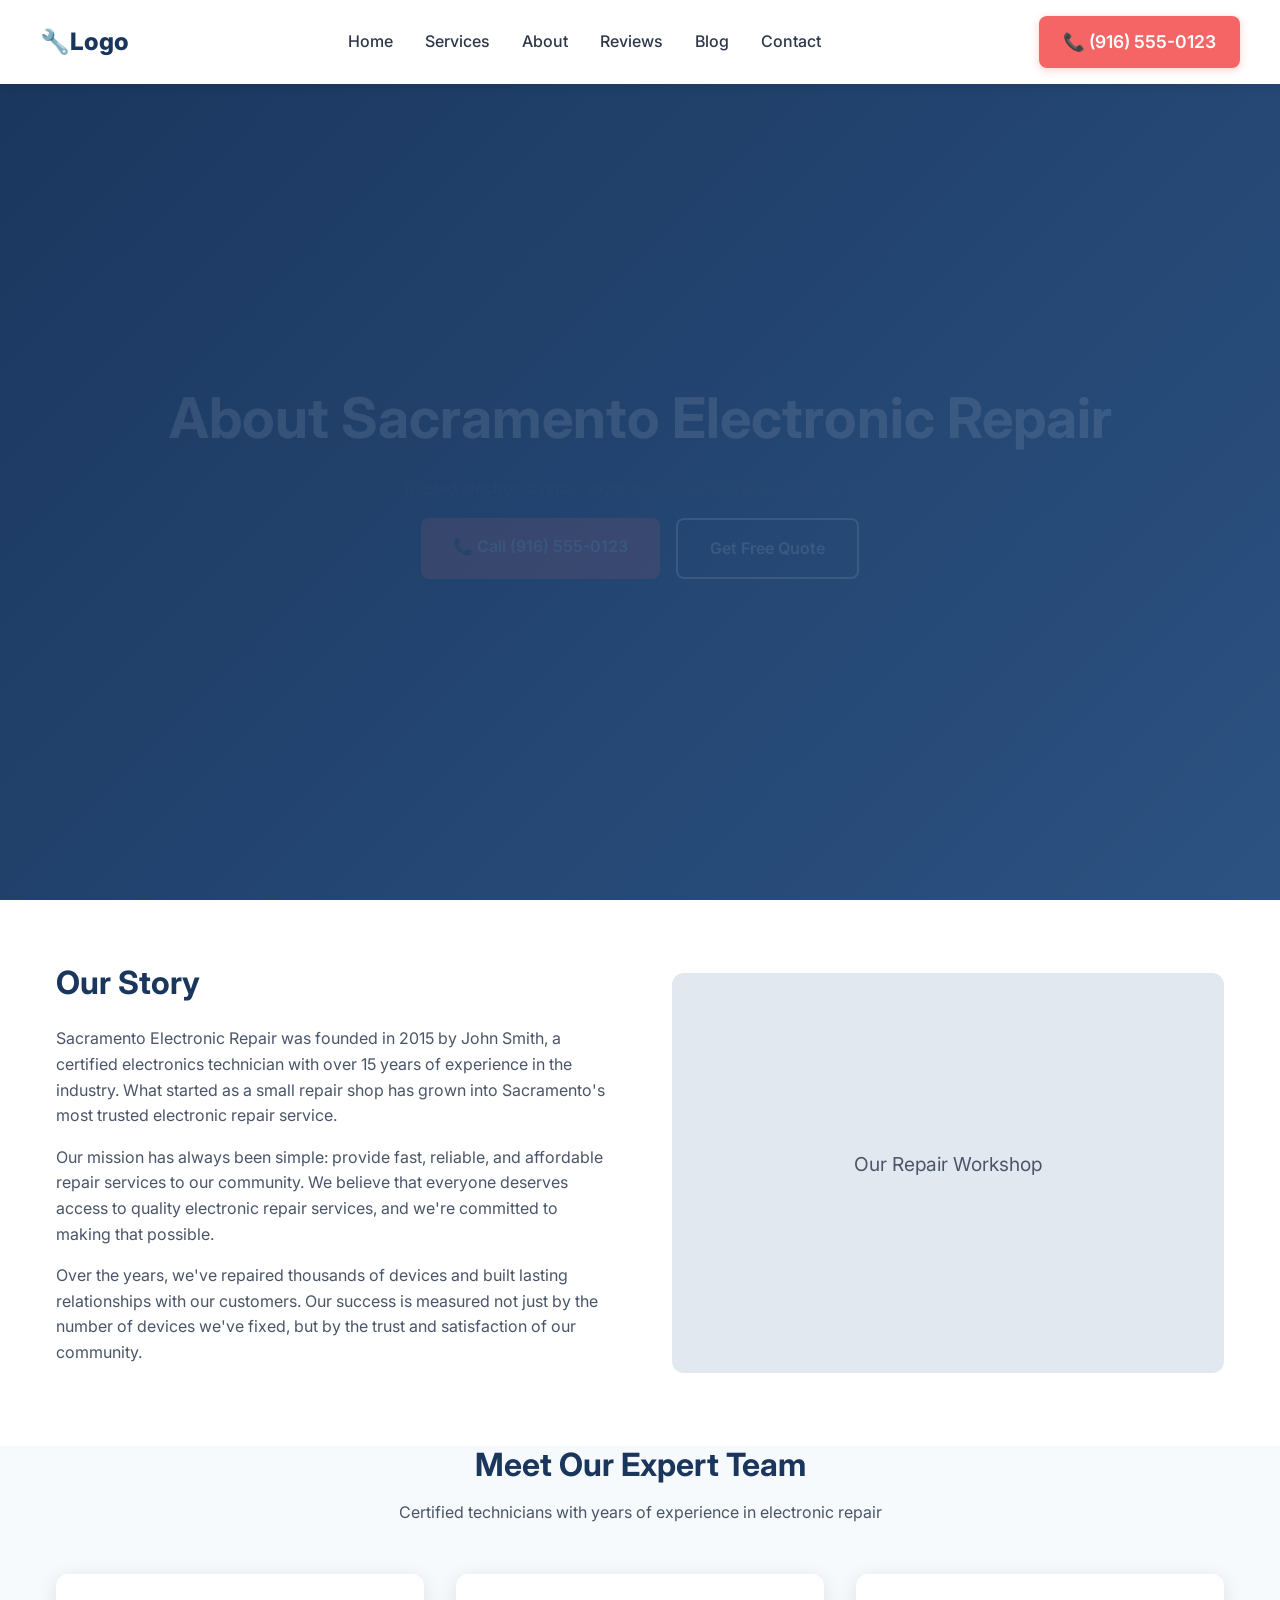
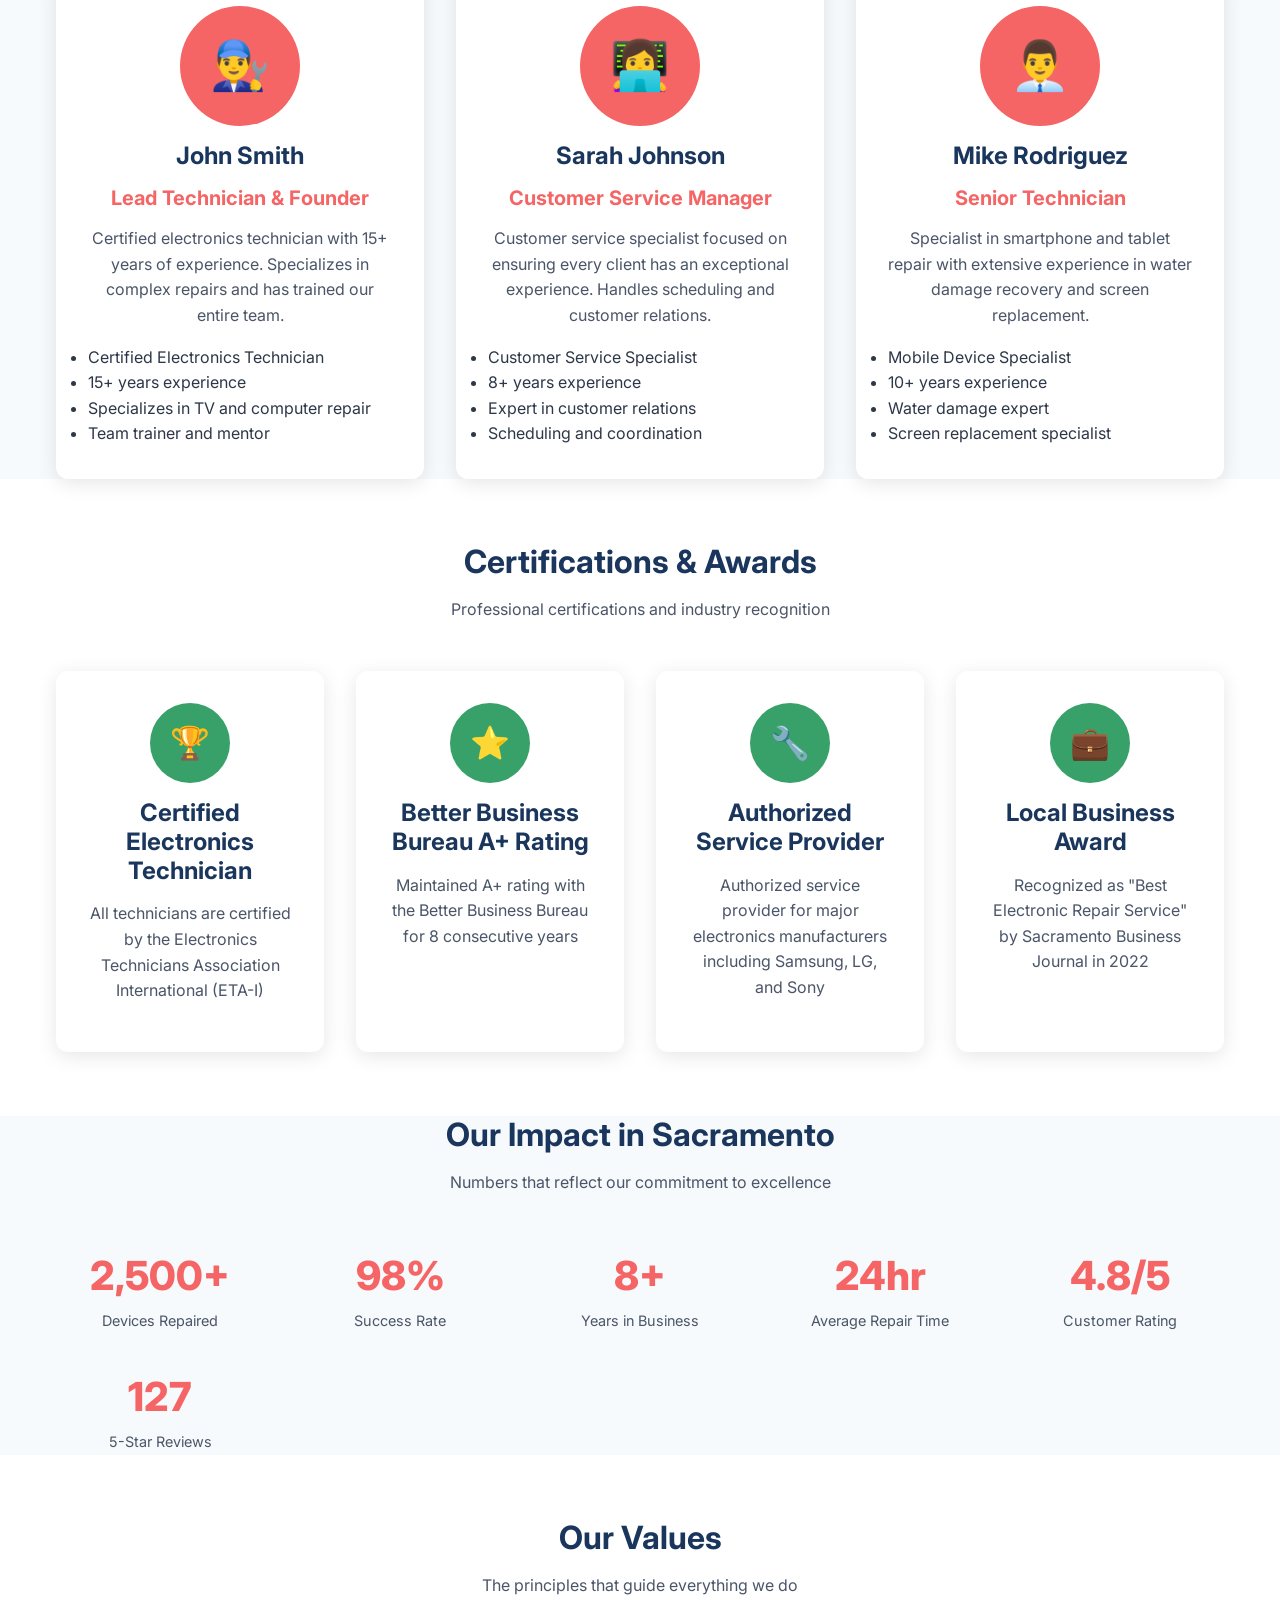
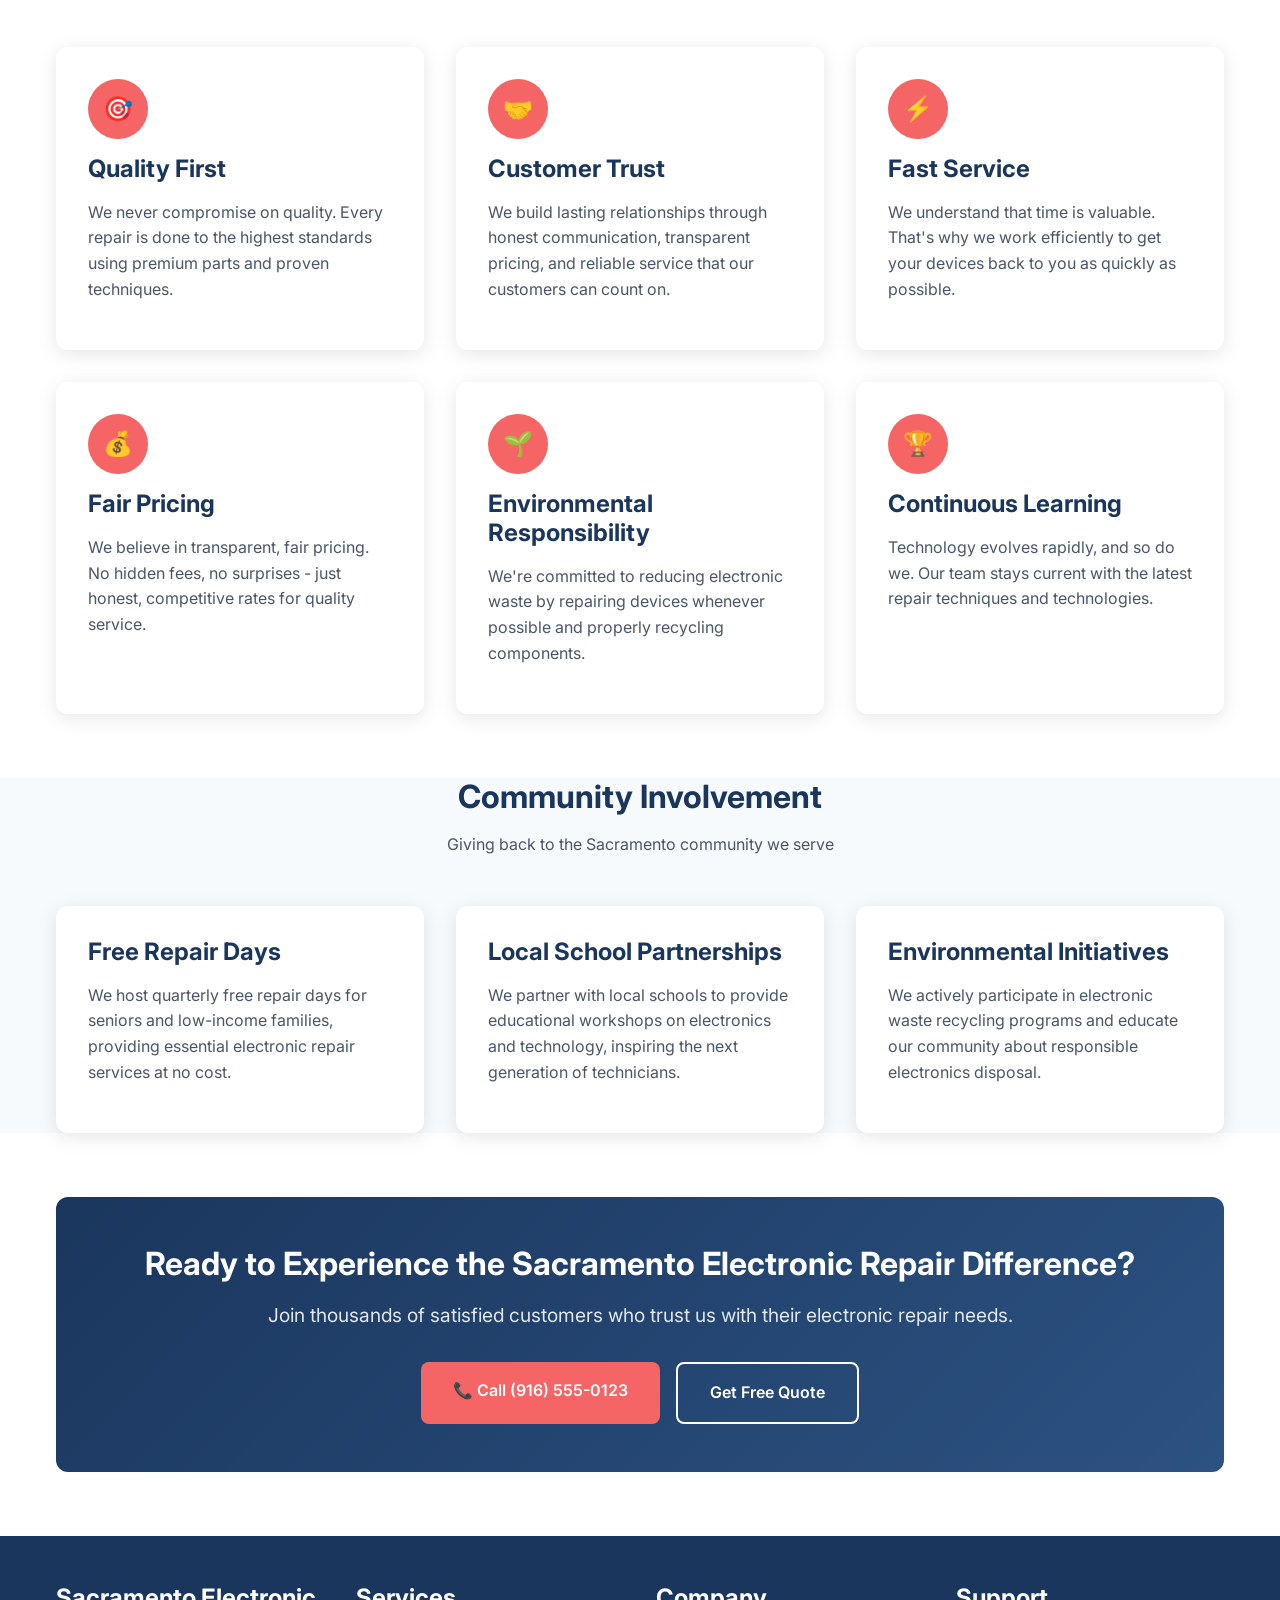
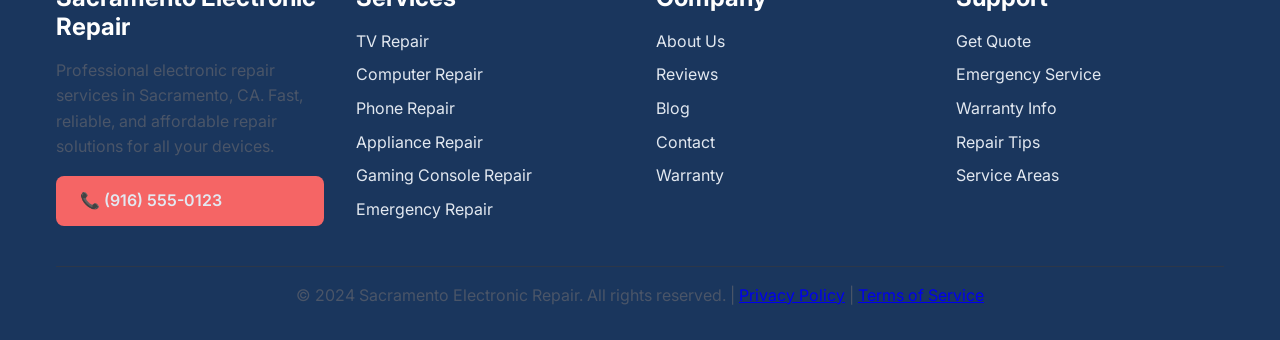
<file: about.html>
<!DOCTYPE html>
<html lang="en">
<head>
    <meta charset="UTF-8">
    <meta name="viewport" content="width=device-width, initial-scale=1.0">
    <title>About Sacramento Electronic Repair | Trusted Repair Experts Since 2015</title>
    <meta name="description" content="Learn about Sacramento Electronic Repair - trusted electronic repair experts since 2015. Certified technicians, 6-month warranty, and 2,500+ devices repaired in Sacramento, CA.">
    <meta name="keywords" content="about sacramento electronic repair, electronic repair company sacramento, certified technicians sacramento, repair experts sacramento">
    <meta name="author" content="Sacramento Electronic Repair">
    <meta name="robots" content="noindex, nofollow">
    
    <!-- Open Graph Meta Tags -->
    <meta property="og:title" content="About Sacramento Electronic Repair | Trusted Repair Experts">
    <meta property="og:description" content="Learn about Sacramento Electronic Repair - trusted electronic repair experts since 2015. Certified technicians, 6-month warranty, and 2,500+ devices repaired.">
    <meta property="og:type" content="website">
    <meta property="og:url" content="https://sacramentoelectronicrepair.com/about">
    <meta property="og:image" content="https://sacramentoelectronicrepair.com/assets/images/about-team.jpg">
    
    <!-- Canonical URL -->
    <link rel="canonical" href="https://sacramentoelectronicrepair.com/about">
    
    <!-- Google Fonts -->
    <link href="https://fonts.googleapis.com/css2?family=Inter:wght@400;500;600;700;800&display=swap" rel="stylesheet">
    
    <!-- CSS -->
    <link rel="stylesheet" href="assets/css/styles.css">
    
    <!-- Schema.org Structured Data -->
    <script type="application/ld+json">
    {
        "@context": "https://schema.org",
        "@type": "AboutPage",
        "name": "About Sacramento Electronic Repair",
        "description": "Learn about our electronic repair company in Sacramento, CA",
        "mainEntity": {
            "@type": "LocalBusiness",
            "name": "Sacramento Electronic Repair",
            "foundingDate": "2015",
            "description": "Professional electronic repair services in Sacramento, CA",
            "telephone": "+1-916-555-0123",
            "address": {
                "@type": "PostalAddress",
                "streetAddress": "123 Main Street",
                "addressLocality": "Sacramento",
                "addressRegion": "CA",
                "postalCode": "95814",
                "addressCountry": "US"
            },
            "employee": [
                {
                    "@type": "Person",
                    "name": "John Smith",
                    "jobTitle": "Lead Technician",
                    "description": "Certified electronic repair specialist with 10+ years experience"
                },
                {
                    "@type": "Person",
                    "name": "Sarah Johnson",
                    "jobTitle": "Customer Service Manager",
                    "description": "Customer service specialist focused on client satisfaction"
                }
            ],
            "aggregateRating": {
                "@type": "AggregateRating",
                "ratingValue": "4.8",
                "reviewCount": "127"
            }
        }
    }
    </script>
</head>
<body>
    <!-- Header -->
    <header class="header">
        <nav class="nav container">
            <a href="/" class="logo">🔧Logo</a>
            <ul class="nav-menu">
                <li><a href="/" class="nav-link">Home</a></li>
                <li><a href="services.html" class="nav-link">Services</a></li>
                <li><a href="about.html" class="nav-link">About</a></li>
                <li><a href="reviews.html" class="nav-link">Reviews</a></li>
                <li><a href="blog.html" class="nav-link">Blog</a></li>
                <li><a href="contact.html" class="nav-link">Contact</a></li>
            </ul>
            <a href="tel:+19165550123" class="phone-btn">📞 (916) 555-0123</a>
            <button class="mobile-menu-toggle" aria-label="Toggle mobile menu">☰</button>
        </nav>
    </header>

    <!-- Main Content -->
    <main id="main-content">
        <!-- Hero Section -->
        <section class="hero">
            <div class="container">
                <h1>About Sacramento Electronic Repair</h1>
                <p>Trusted electronic repair experts serving Sacramento since 2015</p>
                <div class="cta-buttons">
                    <a href="tel:+19165550123" class="btn btn-primary">📞 Call (916) 555-0123</a>
                    <a href="contact.html" class="btn btn-secondary">Get Free Quote</a>
                </div>
            </div>
        </section>

        <!-- Company Story -->
        <section class="section">
            <div class="container">
                <div class="about-content">
                    <div class="about-text">
                        <h2>Our Story</h2>
                        <p>Sacramento Electronic Repair was founded in 2015 by John Smith, a certified electronics technician with over 15 years of experience in the industry. What started as a small repair shop has grown into Sacramento's most trusted electronic repair service.</p>
                        <p>Our mission has always been simple: provide fast, reliable, and affordable repair services to our community. We believe that everyone deserves access to quality electronic repair services, and we're committed to making that possible.</p>
                        <p>Over the years, we've repaired thousands of devices and built lasting relationships with our customers. Our success is measured not just by the number of devices we've fixed, but by the trust and satisfaction of our community.</p>
                    </div>
                    <div class="about-image">
                        <div style="width: 100%; height: 400px; background: #e2e8f0; border-radius: 12px; display: flex; align-items: center; justify-content: center;">
                            <p style="color: #4a5568; font-size: 1.2rem;">Our Repair Workshop</p>
                        </div>
                    </div>
                </div>
            </div>
        </section>

        <!-- Team Section -->
        <section class="section-alt">
            <div class="container">
                <h2 class="text-center">Meet Our Expert Team</h2>
                <p class="text-center">Certified technicians with years of experience in electronic repair</p>
                <div style="display: grid; grid-template-columns: repeat(auto-fit, minmax(300px, 1fr)); gap: 2rem; margin-top: 3rem;">
                    <div style="background: white; padding: 2rem; border-radius: 12px; box-shadow: 0 4px 20px rgba(0,0,0,0.1); text-align: center;">
                        <div style="width: 120px; height: 120px; background: #f56565; border-radius: 50%; display: flex; align-items: center; justify-content: center; margin: 0 auto 1rem; font-size: 3rem; color: white;">👨‍🔧</div>
                        <h3>John Smith</h3>
                        <h4 style="color: #f56565; margin-bottom: 1rem;">Lead Technician & Founder</h4>
                        <p>Certified electronics technician with 15+ years of experience. Specializes in complex repairs and has trained our entire team.</p>
                        <ul style="text-align: left; margin-top: 1rem;">
                            <li>Certified Electronics Technician</li>
                            <li>15+ years experience</li>
                            <li>Specializes in TV and computer repair</li>
                            <li>Team trainer and mentor</li>
                        </ul>
                    </div>
                    <div style="background: white; padding: 2rem; border-radius: 12px; box-shadow: 0 4px 20px rgba(0,0,0,0.1); text-align: center;">
                        <div style="width: 120px; height: 120px; background: #f56565; border-radius: 50%; display: flex; align-items: center; justify-content: center; margin: 0 auto 1rem; font-size: 3rem; color: white;">👩‍💻</div>
                        <h3>Sarah Johnson</h3>
                        <h4 style="color: #f56565; margin-bottom: 1rem;">Customer Service Manager</h4>
                        <p>Customer service specialist focused on ensuring every client has an exceptional experience. Handles scheduling and customer relations.</p>
                        <ul style="text-align: left; margin-top: 1rem;">
                            <li>Customer Service Specialist</li>
                            <li>8+ years experience</li>
                            <li>Expert in customer relations</li>
                            <li>Scheduling and coordination</li>
                        </ul>
                    </div>
                    <div style="background: white; padding: 2rem; border-radius: 12px; box-shadow: 0 4px 20px rgba(0,0,0,0.1); text-align: center;">
                        <div style="width: 120px; height: 120px; background: #f56565; border-radius: 50%; display: flex; align-items: center; justify-content: center; margin: 0 auto 1rem; font-size: 3rem; color: white;">👨‍💼</div>
                        <h3>Mike Rodriguez</h3>
                        <h4 style="color: #f56565; margin-bottom: 1rem;">Senior Technician</h4>
                        <p>Specialist in smartphone and tablet repair with extensive experience in water damage recovery and screen replacement.</p>
                        <ul style="text-align: left; margin-top: 1rem;">
                            <li>Mobile Device Specialist</li>
                            <li>10+ years experience</li>
                            <li>Water damage expert</li>
                            <li>Screen replacement specialist</li>
                        </ul>
                    </div>
                </div>
            </div>
        </section>

        <!-- Certifications and Awards -->
        <section class="section">
            <div class="container">
                <h2 class="text-center">Certifications & Awards</h2>
                <p class="text-center">Professional certifications and industry recognition</p>
                <div style="display: grid; grid-template-columns: repeat(auto-fit, minmax(250px, 1fr)); gap: 2rem; margin-top: 3rem;">
                    <div style="background: white; padding: 2rem; border-radius: 12px; box-shadow: 0 4px 20px rgba(0,0,0,0.1); text-align: center;">
                        <div style="width: 80px; height: 80px; background: #38a169; border-radius: 50%; display: flex; align-items: center; justify-content: center; margin: 0 auto 1rem; font-size: 2rem; color: white;">🏆</div>
                        <h3>Certified Electronics Technician</h3>
                        <p>All technicians are certified by the Electronics Technicians Association International (ETA-I)</p>
                    </div>
                    <div style="background: white; padding: 2rem; border-radius: 12px; box-shadow: 0 4px 20px rgba(0,0,0,0.1); text-align: center;">
                        <div style="width: 80px; height: 80px; background: #38a169; border-radius: 50%; display: flex; align-items: center; justify-content: center; margin: 0 auto 1rem; font-size: 2rem; color: white;">⭐</div>
                        <h3>Better Business Bureau A+ Rating</h3>
                        <p>Maintained A+ rating with the Better Business Bureau for 8 consecutive years</p>
                    </div>
                    <div style="background: white; padding: 2rem; border-radius: 12px; box-shadow: 0 4px 20px rgba(0,0,0,0.1); text-align: center;">
                        <div style="width: 80px; height: 80px; background: #38a169; border-radius: 50%; display: flex; align-items: center; justify-content: center; margin: 0 auto 1rem; font-size: 2rem; color: white;">🔧</div>
                        <h3>Authorized Service Provider</h3>
                        <p>Authorized service provider for major electronics manufacturers including Samsung, LG, and Sony</p>
                    </div>
                    <div style="background: white; padding: 2rem; border-radius: 12px; box-shadow: 0 4px 20px rgba(0,0,0,0.1); text-align: center;">
                        <div style="width: 80px; height: 80px; background: #38a169; border-radius: 50%; display: flex; align-items: center; justify-content: center; margin: 0 auto 1rem; font-size: 2rem; color: white;">💼</div>
                        <h3>Local Business Award</h3>
                        <p>Recognized as "Best Electronic Repair Service" by Sacramento Business Journal in 2022</p>
                    </div>
                </div>
            </div>
        </section>

        <!-- Statistics -->
        <section class="section-alt">
            <div class="container">
                <h2 class="text-center">Our Impact in Sacramento</h2>
                <p class="text-center">Numbers that reflect our commitment to excellence</p>
                <div class="about-stats" style="display: grid; grid-template-columns: repeat(auto-fit, minmax(200px, 1fr)); gap: 2rem; margin-top: 3rem;">
                    <div class="stat">
                        <span class="stat-number">2,500+</span>
                        <span class="stat-label">Devices Repaired</span>
                    </div>
                    <div class="stat">
                        <span class="stat-number">98%</span>
                        <span class="stat-label">Success Rate</span>
                    </div>
                    <div class="stat">
                        <span class="stat-number">8+</span>
                        <span class="stat-label">Years in Business</span>
                    </div>
                    <div class="stat">
                        <span class="stat-number">24hr</span>
                        <span class="stat-label">Average Repair Time</span>
                    </div>
                    <div class="stat">
                        <span class="stat-number">4.8/5</span>
                        <span class="stat-label">Customer Rating</span>
                    </div>
                    <div class="stat">
                        <span class="stat-number">127</span>
                        <span class="stat-label">5-Star Reviews</span>
                    </div>
                </div>
            </div>
        </section>

        <!-- Values Section -->
        <section class="section">
            <div class="container">
                <h2 class="text-center">Our Values</h2>
                <p class="text-center">The principles that guide everything we do</p>
                <div style="display: grid; grid-template-columns: repeat(auto-fit, minmax(300px, 1fr)); gap: 2rem; margin-top: 3rem;">
                    <div style="background: white; padding: 2rem; border-radius: 12px; box-shadow: 0 4px 20px rgba(0,0,0,0.1);">
                        <div style="width: 60px; height: 60px; background: #f56565; border-radius: 50%; display: flex; align-items: center; justify-content: center; margin-bottom: 1rem; font-size: 1.5rem; color: white;">🎯</div>
                        <h3>Quality First</h3>
                        <p>We never compromise on quality. Every repair is done to the highest standards using premium parts and proven techniques.</p>
                    </div>
                    <div style="background: white; padding: 2rem; border-radius: 12px; box-shadow: 0 4px 20px rgba(0,0,0,0.1);">
                        <div style="width: 60px; height: 60px; background: #f56565; border-radius: 50%; display: flex; align-items: center; justify-content: center; margin-bottom: 1rem; font-size: 1.5rem; color: white;">🤝</div>
                        <h3>Customer Trust</h3>
                        <p>We build lasting relationships through honest communication, transparent pricing, and reliable service that our customers can count on.</p>
                    </div>
                    <div style="background: white; padding: 2rem; border-radius: 12px; box-shadow: 0 4px 20px rgba(0,0,0,0.1);">
                        <div style="width: 60px; height: 60px; background: #f56565; border-radius: 50%; display: flex; align-items: center; justify-content: center; margin-bottom: 1rem; font-size: 1.5rem; color: white;">⚡</div>
                        <h3>Fast Service</h3>
                        <p>We understand that time is valuable. That's why we work efficiently to get your devices back to you as quickly as possible.</p>
                    </div>
                    <div style="background: white; padding: 2rem; border-radius: 12px; box-shadow: 0 4px 20px rgba(0,0,0,0.1);">
                        <div style="width: 60px; height: 60px; background: #f56565; border-radius: 50%; display: flex; align-items: center; justify-content: center; margin-bottom: 1rem; font-size: 1.5rem; color: white;">💰</div>
                        <h3>Fair Pricing</h3>
                        <p>We believe in transparent, fair pricing. No hidden fees, no surprises - just honest, competitive rates for quality service.</p>
                    </div>
                    <div style="background: white; padding: 2rem; border-radius: 12px; box-shadow: 0 4px 20px rgba(0,0,0,0.1);">
                        <div style="width: 60px; height: 60px; background: #f56565; border-radius: 50%; display: flex; align-items: center; justify-content: center; margin-bottom: 1rem; font-size: 1.5rem; color: white;">🌱</div>
                        <h3>Environmental Responsibility</h3>
                        <p>We're committed to reducing electronic waste by repairing devices whenever possible and properly recycling components.</p>
                    </div>
                    <div style="background: white; padding: 2rem; border-radius: 12px; box-shadow: 0 4px 20px rgba(0,0,0,0.1);">
                        <div style="width: 60px; height: 60px; background: #f56565; border-radius: 50%; display: flex; align-items: center; justify-content: center; margin-bottom: 1rem; font-size: 1.5rem; color: white;">🏆</div>
                        <h3>Continuous Learning</h3>
                        <p>Technology evolves rapidly, and so do we. Our team stays current with the latest repair techniques and technologies.</p>
                    </div>
                </div>
            </div>
        </section>

        <!-- Community Involvement -->
        <section class="section-alt">
            <div class="container">
                <h2 class="text-center">Community Involvement</h2>
                <p class="text-center">Giving back to the Sacramento community we serve</p>
                <div style="display: grid; grid-template-columns: repeat(auto-fit, minmax(300px, 1fr)); gap: 2rem; margin-top: 3rem;">
                    <div style="background: white; padding: 2rem; border-radius: 12px; box-shadow: 0 4px 20px rgba(0,0,0,0.1);">
                        <h3>Free Repair Days</h3>
                        <p>We host quarterly free repair days for seniors and low-income families, providing essential electronic repair services at no cost.</p>
                    </div>
                    <div style="background: white; padding: 2rem; border-radius: 12px; box-shadow: 0 4px 20px rgba(0,0,0,0.1);">
                        <h3>Local School Partnerships</h3>
                        <p>We partner with local schools to provide educational workshops on electronics and technology, inspiring the next generation of technicians.</p>
                    </div>
                    <div style="background: white; padding: 2rem; border-radius: 12px; box-shadow: 0 4px 20px rgba(0,0,0,0.1);">
                        <h3>Environmental Initiatives</h3>
                        <p>We actively participate in electronic waste recycling programs and educate our community about responsible electronics disposal.</p>
                    </div>
                </div>
            </div>
        </section>

        <!-- CTA Section -->
        <section class="section">
            <div class="container">
                <div style="text-align: center; padding: 3rem 2rem; background: linear-gradient(135deg, #1a365d 0%, #2c5282 100%); color: white; border-radius: 12px;">
                    <h2 style="color: white; margin-bottom: 1rem;">Ready to Experience the Sacramento Electronic Repair Difference?</h2>
                    <p style="color: #e2e8f0; margin-bottom: 2rem; font-size: 1.2rem;">Join thousands of satisfied customers who trust us with their electronic repair needs.</p>
                    <div style="display: flex; gap: 1rem; justify-content: center; flex-wrap: wrap;">
                        <a href="tel:+19165550123" class="btn btn-primary">📞 Call (916) 555-0123</a>
                        <a href="contact.html" class="btn btn-secondary">Get Free Quote</a>
                    </div>
                </div>
            </div>
        </section>
    </main>

    <!-- Footer -->
    <footer class="footer">
        <div class="container">
            <div class="footer-content">
                <div class="footer-section">
                    <h3>Sacramento Electronic Repair</h3>
                    <p>Professional electronic repair services in Sacramento, CA. Fast, reliable, and affordable repair solutions for all your devices.</p>
                    <div style="margin-top: 1rem;">
                        <a href="tel:+19165550123" class="phone-btn">📞 (916) 555-0123</a>
                    </div>
                </div>
                <div class="footer-section">
                    <h3>Services</h3>
                    <a href="services.html#tv-repair">TV Repair</a>
                    <a href="services.html#computer-repair">Computer Repair</a>
                    <a href="services.html#phone-repair">Phone Repair</a>
                    <a href="services.html#appliance-repair">Appliance Repair</a>
                    <a href="services.html#gaming-repair">Gaming Console Repair</a>
                    <a href="services.html#emergency-repair">Emergency Repair</a>
                </div>
                <div class="footer-section">
                    <h3>Company</h3>
                    <a href="about.html">About Us</a>
                    <a href="reviews.html">Reviews</a>
                    <a href="blog.html">Blog</a>
                    <a href="contact.html">Contact</a>
                    <a href="warranty.html">Warranty</a>
                </div>
                <div class="footer-section">
                    <h3>Support</h3>
                    <a href="contact.html">Get Quote</a>
                    <a href="tel:+19165550123">Emergency Service</a>
                    <a href="warranty.html">Warranty Info</a>
                    <a href="blog.html">Repair Tips</a>
                    <a href="contact.html">Service Areas</a>
                </div>
            </div>
            <div class="footer-bottom">
                <p>&copy; 2024 Sacramento Electronic Repair. All rights reserved. | <a href="privacy.html">Privacy Policy</a> | <a href="terms.html">Terms of Service</a></p>
            </div>
        </div>
    </footer>

    <!-- JavaScript -->
    <script src="assets/js/script.js"></script>
</body>
</html>
</file>
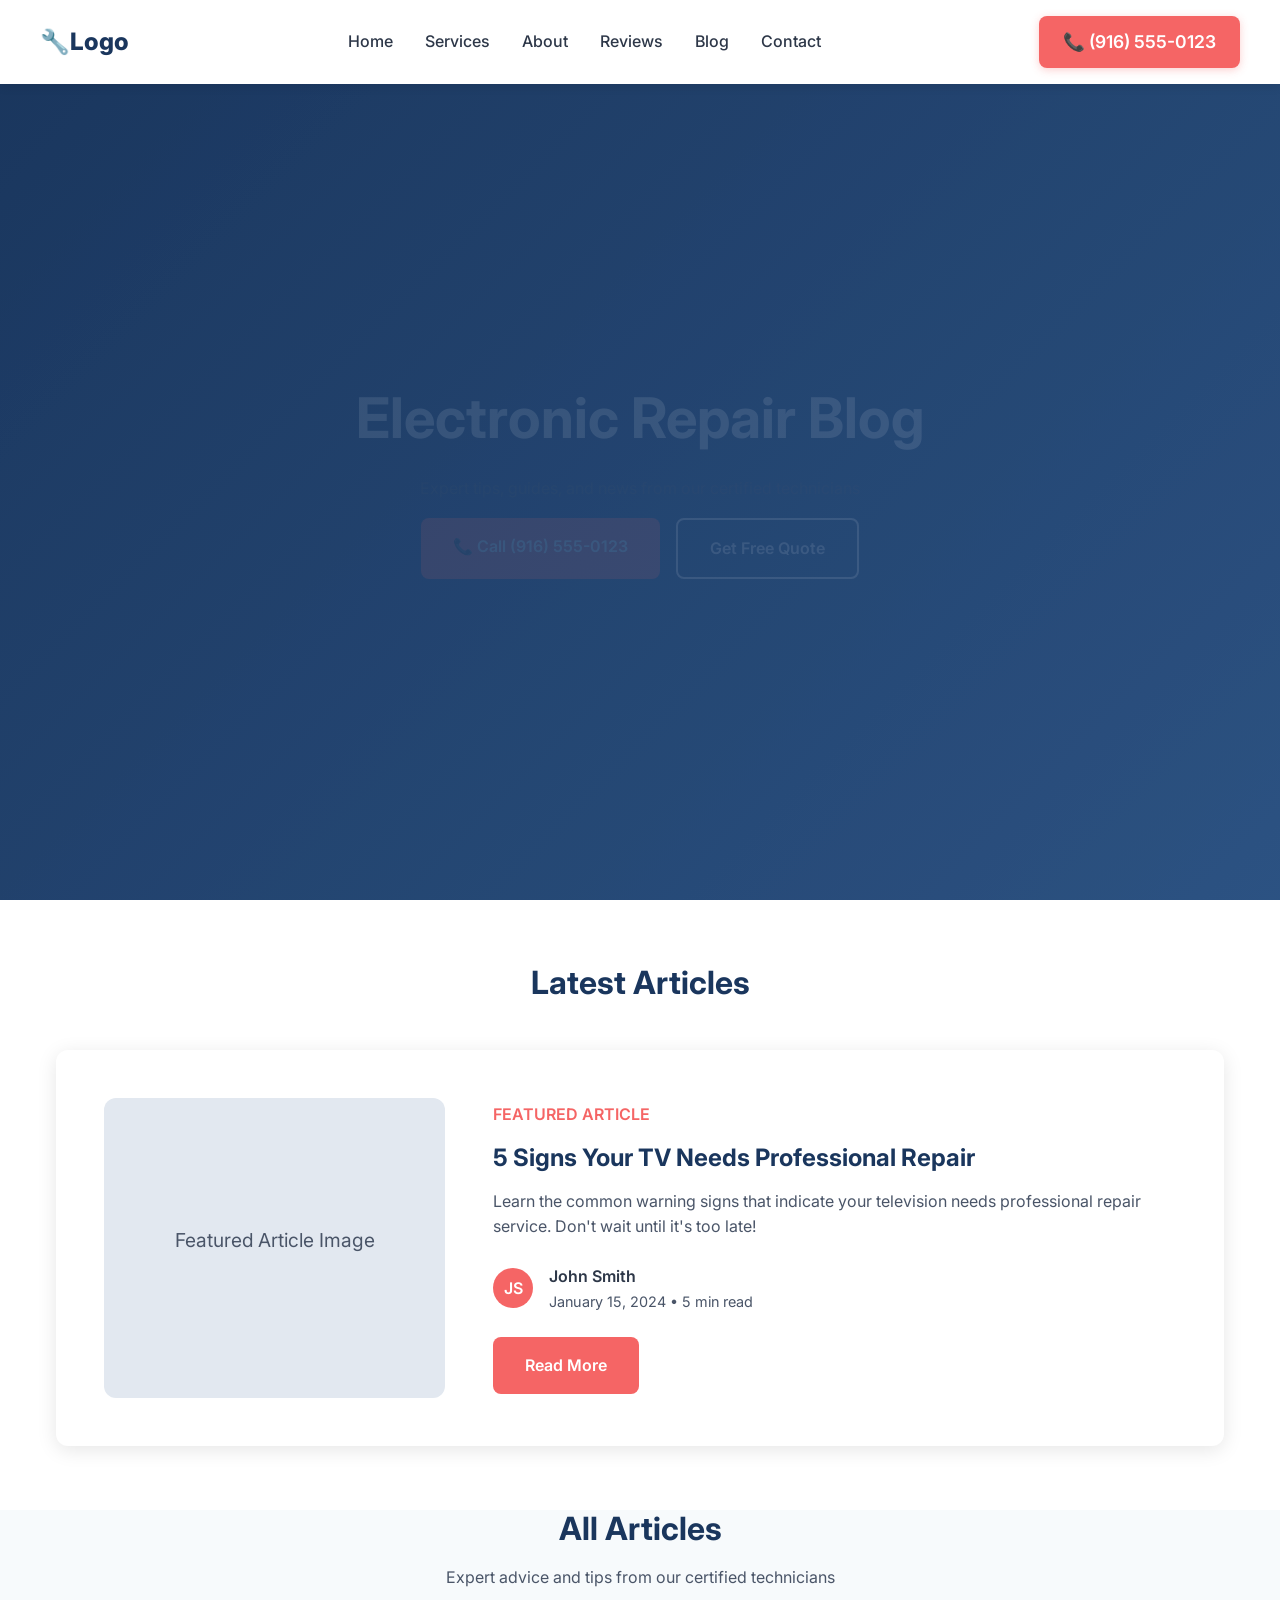
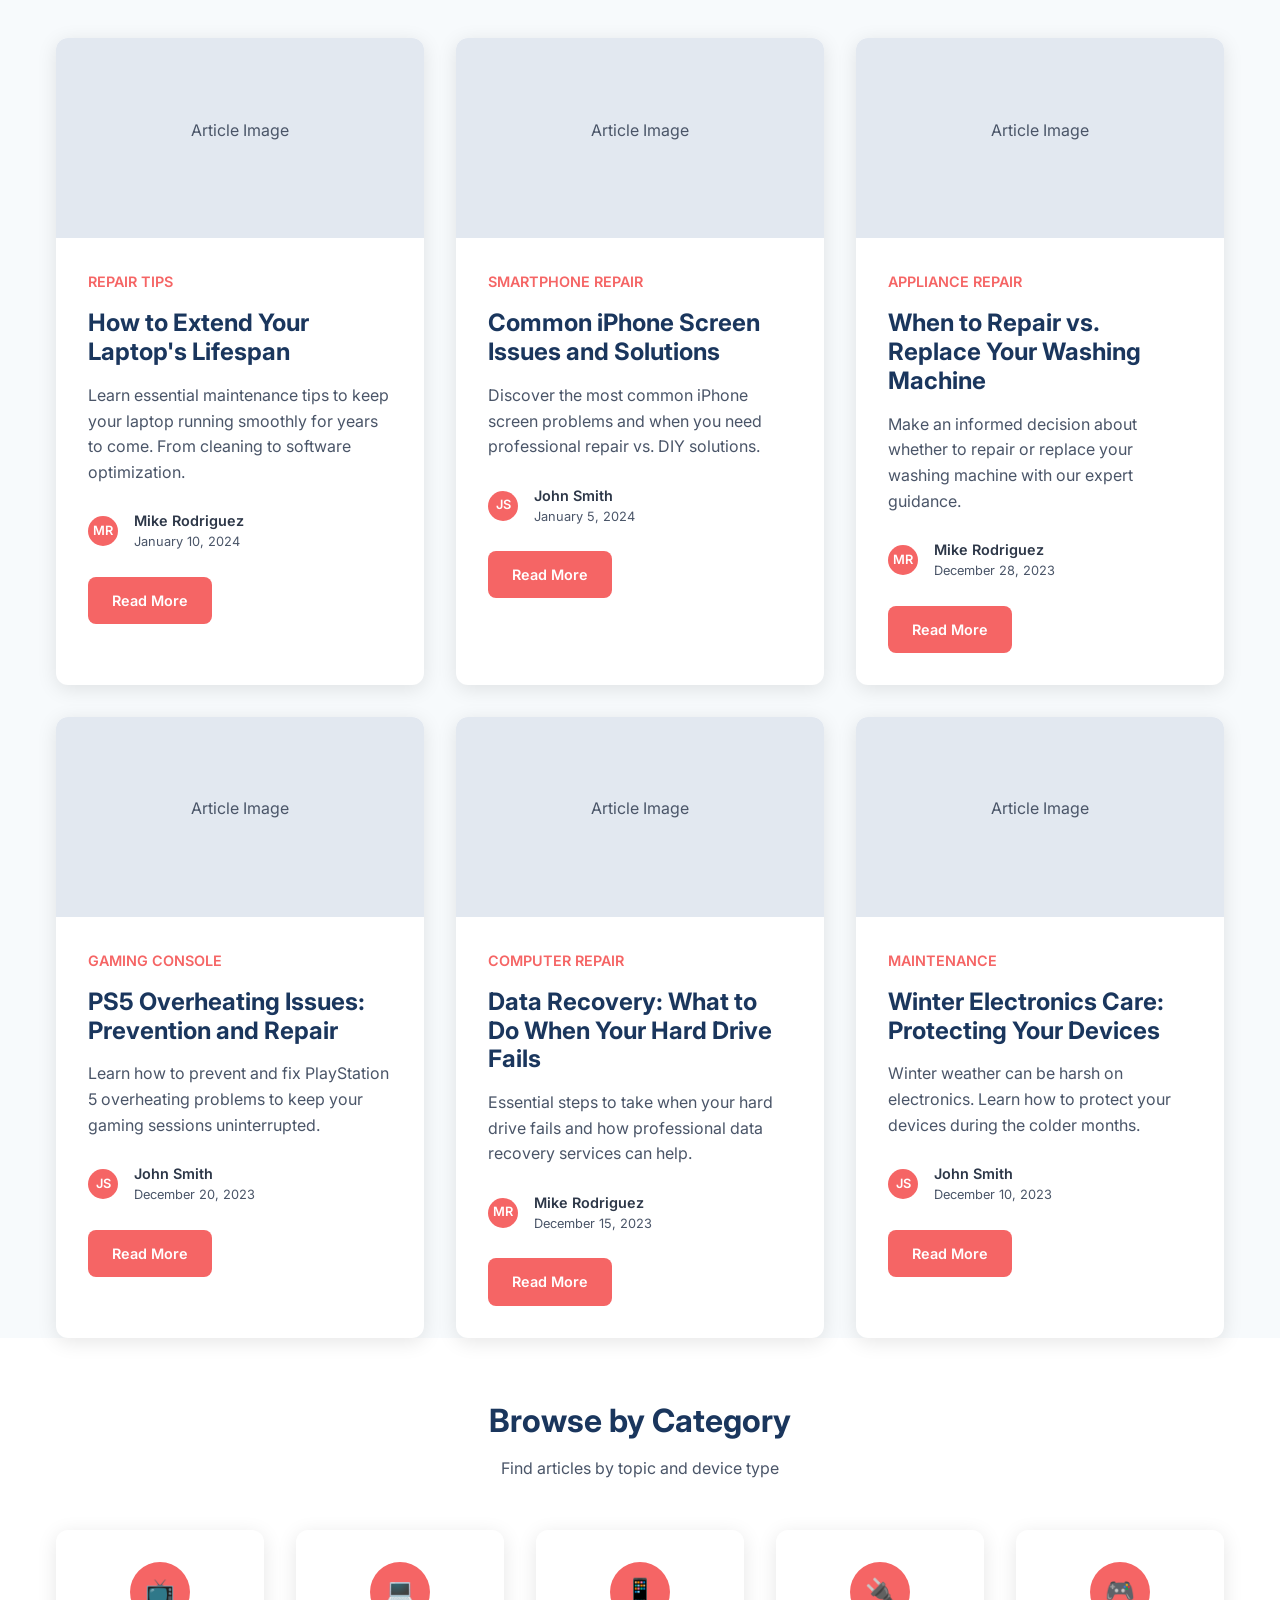
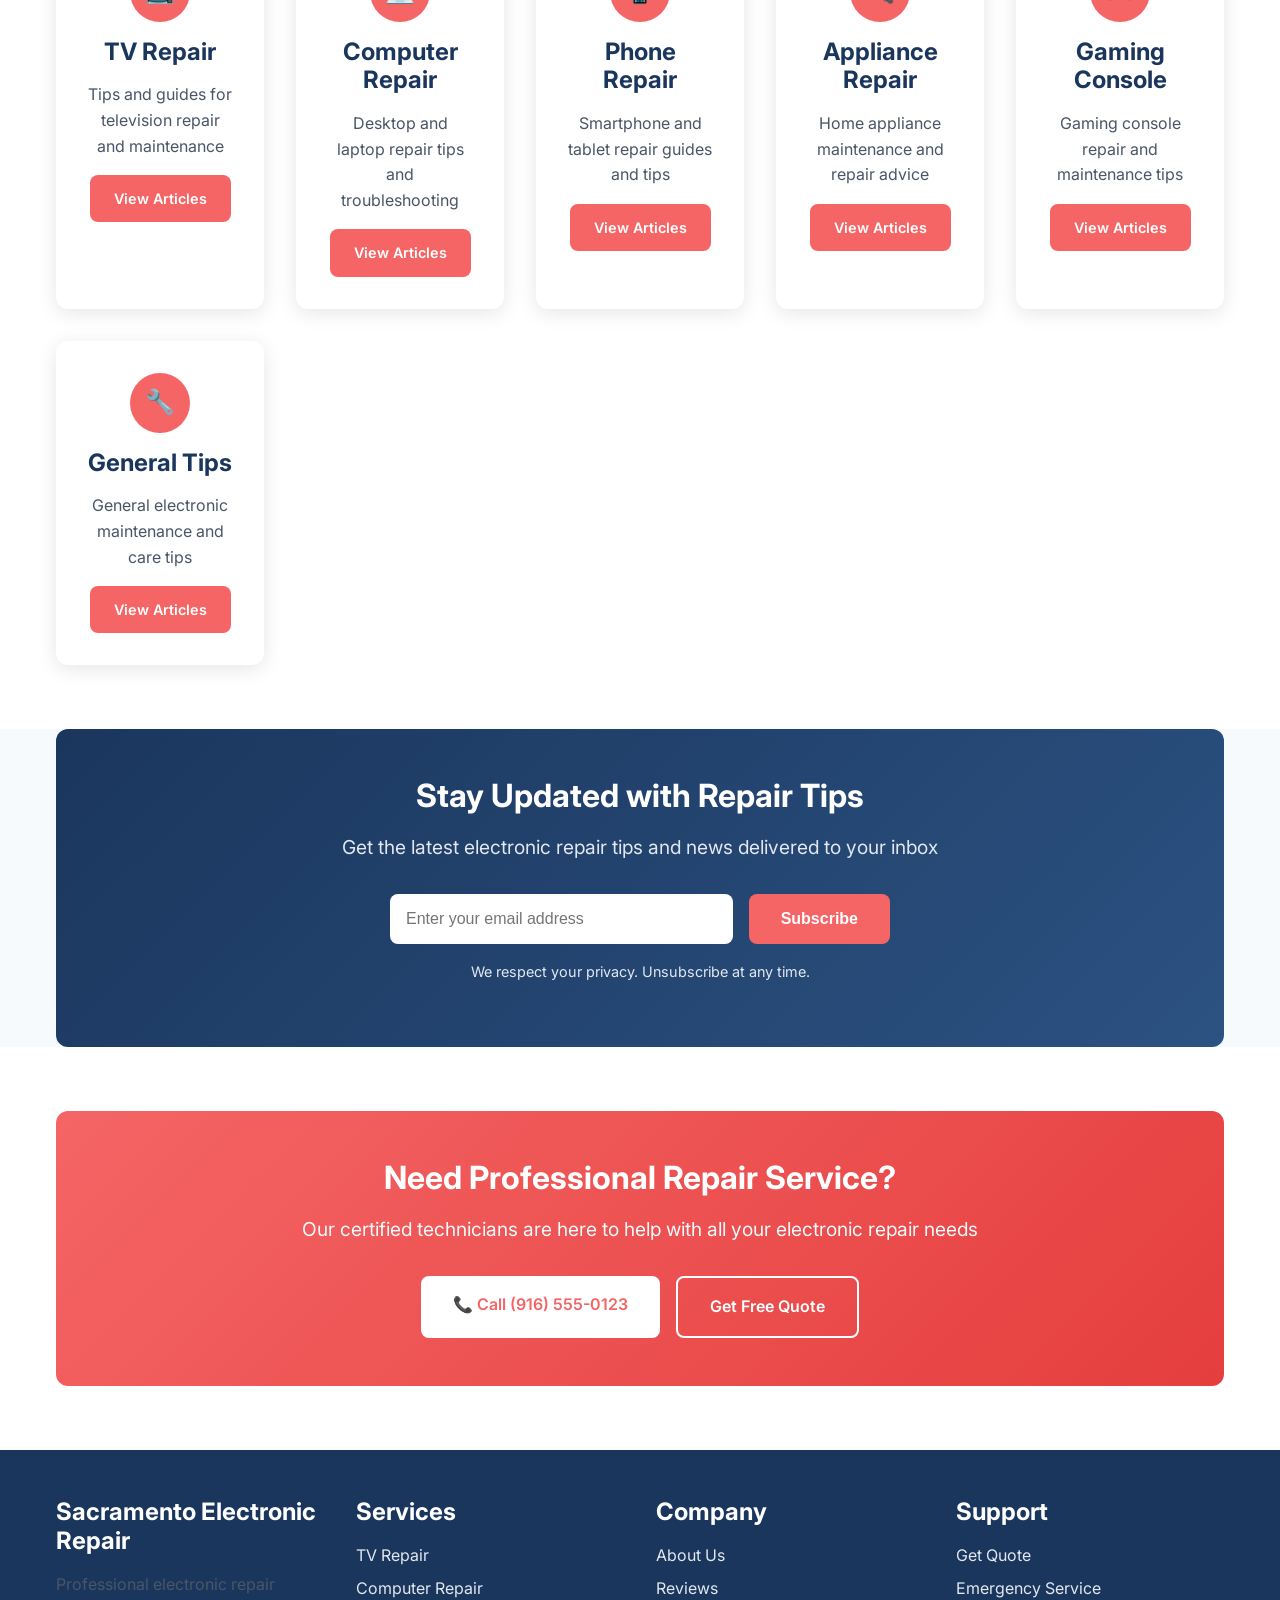
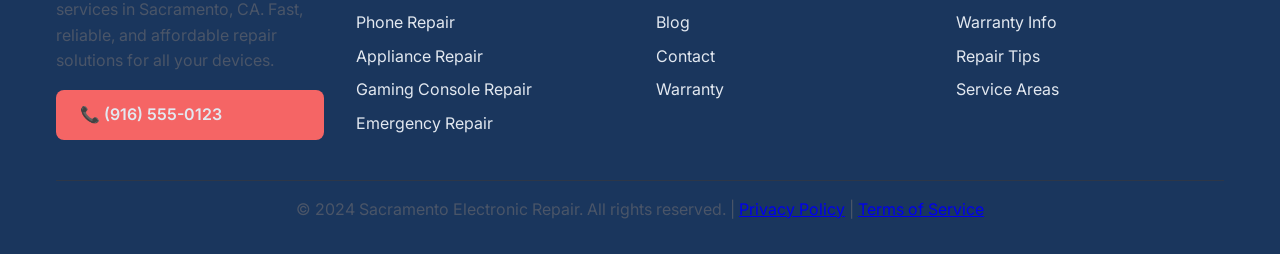
<file: blog.html>
<!DOCTYPE html>
<html lang="en">
<head>
    <meta charset="UTF-8">
    <meta name="viewport" content="width=device-width, initial-scale=1.0">
    <title>Electronic Repair Blog | Tips & News | Sacramento Electronic Repair</title>
    <meta name="description" content="Electronic repair tips, news, and guides from Sacramento Electronic Repair. Learn how to maintain your devices and troubleshoot common problems. Expert advice from certified technicians.">
    <meta name="keywords" content="electronic repair tips sacramento, device maintenance tips, electronic troubleshooting, repair guides, electronic news sacramento">
    <meta name="author" content="Sacramento Electronic Repair">
    <meta name="robots" content="noindex, nofollow">
    
    <!-- Open Graph Meta Tags -->
    <meta property="og:title" content="Electronic Repair Blog | Tips & News | Sacramento Electronic Repair">
    <meta property="og:description" content="Electronic repair tips, news, and guides from Sacramento Electronic Repair. Learn how to maintain your devices and troubleshoot common problems.">
    <meta property="og:type" content="website">
    <meta property="og:url" content="https://sacramentoelectronicrepair.com/blog">
    <meta property="og:image" content="https://sacramentoelectronicrepair.com/assets/images/blog-hero.jpg">
    
    <!-- Canonical URL -->
    <link rel="canonical" href="https://sacramentoelectronicrepair.com/blog">
    
    <!-- Google Fonts -->
    <link href="https://fonts.googleapis.com/css2?family=Inter:wght@400;500;600;700;800&display=swap" rel="stylesheet">
    
    <!-- CSS -->
    <link rel="stylesheet" href="assets/css/styles.css">
    
    <!-- Schema.org Structured Data -->
    <script type="application/ld+json">
    {
        "@context": "https://schema.org",
        "@type": "Blog",
        "name": "Sacramento Electronic Repair Blog",
        "description": "Electronic repair tips, news, and guides from certified technicians",
        "url": "https://sacramentoelectronicrepair.com/blog",
        "publisher": {
            "@type": "Organization",
            "name": "Sacramento Electronic Repair",
            "url": "https://sacramentoelectronicrepair.com"
        },
        "blogPost": [
            {
                "@type": "BlogPosting",
                "headline": "5 Signs Your TV Needs Professional Repair",
                "description": "Learn the common signs that indicate your TV needs professional repair service",
                "author": {
                    "@type": "Person",
                    "name": "John Smith"
                },
                "datePublished": "2024-01-15"
            },
            {
                "@type": "BlogPosting",
                "headline": "How to Extend Your Laptop's Lifespan",
                "description": "Expert tips on maintaining your laptop for optimal performance and longevity",
                "author": {
                    "@type": "Person",
                    "name": "Mike Rodriguez"
                },
                "datePublished": "2024-01-10"
            }
        ]
    }
    </script>
</head>
<body>
    <!-- Header -->
    <header class="header">
        <nav class="nav container">
            <a href="/" class="logo">🔧Logo</a>
            <ul class="nav-menu">
                <li><a href="/" class="nav-link">Home</a></li>
                <li><a href="services.html" class="nav-link">Services</a></li>
                <li><a href="about.html" class="nav-link">About</a></li>
                <li><a href="reviews.html" class="nav-link">Reviews</a></li>
                <li><a href="blog.html" class="nav-link">Blog</a></li>
                <li><a href="contact.html" class="nav-link">Contact</a></li>
            </ul>
            <a href="tel:+19165550123" class="phone-btn">📞 (916) 555-0123</a>
            <button class="mobile-menu-toggle" aria-label="Toggle mobile menu">☰</button>
        </nav>
    </header>

    <!-- Main Content -->
    <main id="main-content">
        <!-- Hero Section -->
        <section class="hero">
            <div class="container">
                <h1>Electronic Repair Blog</h1>
                <p>Expert tips, guides, and news from our certified technicians</p>
                <div class="cta-buttons">
                    <a href="tel:+19165550123" class="btn btn-primary">📞 Call (916) 555-0123</a>
                    <a href="contact.html" class="btn btn-secondary">Get Free Quote</a>
                </div>
            </div>
        </section>

        <!-- Featured Article -->
        <section class="section">
            <div class="container">
                <h2 class="text-center">Latest Articles</h2>
                <div style="background: white; padding: 3rem; border-radius: 12px; box-shadow: 0 4px 20px rgba(0,0,0,0.1); margin-top: 3rem;">
                    <div style="display: grid; grid-template-columns: 1fr 2fr; gap: 3rem; align-items: center;">
                        <div style="width: 100%; height: 300px; background: #e2e8f0; border-radius: 12px; display: flex; align-items: center; justify-content: center;">
                            <p style="color: #4a5568; font-size: 1.2rem;">Featured Article Image</p>
                        </div>
                        <div>
                            <div style="color: #f56565; font-weight: 600; margin-bottom: 1rem;">FEATURED ARTICLE</div>
                            <h3 style="margin-bottom: 1rem;">5 Signs Your TV Needs Professional Repair</h3>
                            <p style="margin-bottom: 1.5rem; color: #4a5568;">Learn the common warning signs that indicate your television needs professional repair service. Don't wait until it's too late!</p>
                            <div style="display: flex; align-items: center; gap: 1rem; margin-bottom: 1.5rem;">
                                <div style="width: 40px; height: 40px; background: #f56565; border-radius: 50%; display: flex; align-items: center; justify-content: center; color: white; font-weight: 600;">JS</div>
                                <div>
                                    <div style="font-weight: 600;">John Smith</div>
                                    <div style="color: #4a5568; font-size: 0.9rem;">January 15, 2024 • 5 min read</div>
                                </div>
                            </div>
                            <a href="#" class="btn btn-primary">Read More</a>
                        </div>
                    </div>
                </div>
            </div>
        </section>

        <!-- Blog Posts Grid -->
        <section class="section-alt">
            <div class="container">
                <h2 class="text-center">All Articles</h2>
                <p class="text-center">Expert advice and tips from our certified technicians</p>
                <div style="display: grid; grid-template-columns: repeat(auto-fit, minmax(350px, 1fr)); gap: 2rem; margin-top: 3rem;">
                    <!-- Article 1 -->
                    <div style="background: white; border-radius: 12px; box-shadow: 0 4px 20px rgba(0,0,0,0.1); overflow: hidden;">
                        <div style="width: 100%; height: 200px; background: #e2e8f0; display: flex; align-items: center; justify-content: center;">
                            <p style="color: #4a5568;">Article Image</p>
                        </div>
                        <div style="padding: 2rem;">
                            <div style="color: #f56565; font-weight: 600; margin-bottom: 1rem; font-size: 0.9rem;">REPAIR TIPS</div>
                            <h3 style="margin-bottom: 1rem;">How to Extend Your Laptop's Lifespan</h3>
                            <p style="margin-bottom: 1.5rem; color: #4a5568;">Learn essential maintenance tips to keep your laptop running smoothly for years to come. From cleaning to software optimization.</p>
                            <div style="display: flex; align-items: center; gap: 1rem; margin-bottom: 1.5rem;">
                                <div style="width: 30px; height: 30px; background: #f56565; border-radius: 50%; display: flex; align-items: center; justify-content: center; color: white; font-weight: 600; font-size: 0.8rem;">MR</div>
                                <div>
                                    <div style="font-weight: 600; font-size: 0.9rem;">Mike Rodriguez</div>
                                    <div style="color: #4a5568; font-size: 0.8rem;">January 10, 2024</div>
                                </div>
                            </div>
                            <a href="#" class="btn btn-primary" style="font-size: 0.9rem; padding: 0.75rem 1.5rem;">Read More</a>
                        </div>
                    </div>

                    <!-- Article 2 -->
                    <div style="background: white; border-radius: 12px; box-shadow: 0 4px 20px rgba(0,0,0,0.1); overflow: hidden;">
                        <div style="width: 100%; height: 200px; background: #e2e8f0; display: flex; align-items: center; justify-content: center;">
                            <p style="color: #4a5568;">Article Image</p>
                        </div>
                        <div style="padding: 2rem;">
                            <div style="color: #f56565; font-weight: 600; margin-bottom: 1rem; font-size: 0.9rem;">SMARTPHONE REPAIR</div>
                            <h3 style="margin-bottom: 1rem;">Common iPhone Screen Issues and Solutions</h3>
                            <p style="margin-bottom: 1.5rem; color: #4a5568;">Discover the most common iPhone screen problems and when you need professional repair vs. DIY solutions.</p>
                            <div style="display: flex; align-items: center; gap: 1rem; margin-bottom: 1.5rem;">
                                <div style="width: 30px; height: 30px; background: #f56565; border-radius: 50%; display: flex; align-items: center; justify-content: center; color: white; font-weight: 600; font-size: 0.8rem;">JS</div>
                                <div>
                                    <div style="font-weight: 600; font-size: 0.9rem;">John Smith</div>
                                    <div style="color: #4a5568; font-size: 0.8rem;">January 5, 2024</div>
                                </div>
                            </div>
                            <a href="#" class="btn btn-primary" style="font-size: 0.9rem; padding: 0.75rem 1.5rem;">Read More</a>
                        </div>
                    </div>

                    <!-- Article 3 -->
                    <div style="background: white; border-radius: 12px; box-shadow: 0 4px 20px rgba(0,0,0,0.1); overflow: hidden;">
                        <div style="width: 100%; height: 200px; background: #e2e8f0; display: flex; align-items: center; justify-content: center;">
                            <p style="color: #4a5568;">Article Image</p>
                        </div>
                        <div style="padding: 2rem;">
                            <div style="color: #f56565; font-weight: 600; margin-bottom: 1rem; font-size: 0.9rem;">APPLIANCE REPAIR</div>
                            <h3 style="margin-bottom: 1rem;">When to Repair vs. Replace Your Washing Machine</h3>
                            <p style="margin-bottom: 1.5rem; color: #4a5568;">Make an informed decision about whether to repair or replace your washing machine with our expert guidance.</p>
                            <div style="display: flex; align-items: center; gap: 1rem; margin-bottom: 1.5rem;">
                                <div style="width: 30px; height: 30px; background: #f56565; border-radius: 50%; display: flex; align-items: center; justify-content: center; color: white; font-weight: 600; font-size: 0.8rem;">MR</div>
                                <div>
                                    <div style="font-weight: 600; font-size: 0.9rem;">Mike Rodriguez</div>
                                    <div style="color: #4a5568; font-size: 0.8rem;">December 28, 2023</div>
                                </div>
                            </div>
                            <a href="#" class="btn btn-primary" style="font-size: 0.9rem; padding: 0.75rem 1.5rem;">Read More</a>
                        </div>
                    </div>

                    <!-- Article 4 -->
                    <div style="background: white; border-radius: 12px; box-shadow: 0 4px 20px rgba(0,0,0,0.1); overflow: hidden;">
                        <div style="width: 100%; height: 200px; background: #e2e8f0; display: flex; align-items: center; justify-content: center;">
                            <p style="color: #4a5568;">Article Image</p>
                        </div>
                        <div style="padding: 2rem;">
                            <div style="color: #f56565; font-weight: 600; margin-bottom: 1rem; font-size: 0.9rem;">GAMING CONSOLE</div>
                            <h3 style="margin-bottom: 1rem;">PS5 Overheating Issues: Prevention and Repair</h3>
                            <p style="margin-bottom: 1.5rem; color: #4a5568;">Learn how to prevent and fix PlayStation 5 overheating problems to keep your gaming sessions uninterrupted.</p>
                            <div style="display: flex; align-items: center; gap: 1rem; margin-bottom: 1.5rem;">
                                <div style="width: 30px; height: 30px; background: #f56565; border-radius: 50%; display: flex; align-items: center; justify-content: center; color: white; font-weight: 600; font-size: 0.8rem;">JS</div>
                                <div>
                                    <div style="font-weight: 600; font-size: 0.9rem;">John Smith</div>
                                    <div style="color: #4a5568; font-size: 0.8rem;">December 20, 2023</div>
                                </div>
                            </div>
                            <a href="#" class="btn btn-primary" style="font-size: 0.9rem; padding: 0.75rem 1.5rem;">Read More</a>
                        </div>
                    </div>

                    <!-- Article 5 -->
                    <div style="background: white; border-radius: 12px; box-shadow: 0 4px 20px rgba(0,0,0,0.1); overflow: hidden;">
                        <div style="width: 100%; height: 200px; background: #e2e8f0; display: flex; align-items: center; justify-content: center;">
                            <p style="color: #4a5568;">Article Image</p>
                        </div>
                        <div style="padding: 2rem;">
                            <div style="color: #f56565; font-weight: 600; margin-bottom: 1rem; font-size: 0.9rem;">COMPUTER REPAIR</div>
                            <h3 style="margin-bottom: 1rem;">Data Recovery: What to Do When Your Hard Drive Fails</h3>
                            <p style="margin-bottom: 1.5rem; color: #4a5568;">Essential steps to take when your hard drive fails and how professional data recovery services can help.</p>
                            <div style="display: flex; align-items: center; gap: 1rem; margin-bottom: 1.5rem;">
                                <div style="width: 30px; height: 30px; background: #f56565; border-radius: 50%; display: flex; align-items: center; justify-content: center; color: white; font-weight: 600; font-size: 0.8rem;">MR</div>
                                <div>
                                    <div style="font-weight: 600; font-size: 0.9rem;">Mike Rodriguez</div>
                                    <div style="color: #4a5568; font-size: 0.8rem;">December 15, 2023</div>
                                </div>
                            </div>
                            <a href="#" class="btn btn-primary" style="font-size: 0.9rem; padding: 0.75rem 1.5rem;">Read More</a>
                        </div>
                    </div>

                    <!-- Article 6 -->
                    <div style="background: white; border-radius: 12px; box-shadow: 0 4px 20px rgba(0,0,0,0.1); overflow: hidden;">
                        <div style="width: 100%; height: 200px; background: #e2e8f0; display: flex; align-items: center; justify-content: center;">
                            <p style="color: #4a5568;">Article Image</p>
                        </div>
                        <div style="padding: 2rem;">
                            <div style="color: #f56565; font-weight: 600; margin-bottom: 1rem; font-size: 0.9rem;">MAINTENANCE</div>
                            <h3 style="margin-bottom: 1rem;">Winter Electronics Care: Protecting Your Devices</h3>
                            <p style="margin-bottom: 1.5rem; color: #4a5568;">Winter weather can be harsh on electronics. Learn how to protect your devices during the colder months.</p>
                            <div style="display: flex; align-items: center; gap: 1rem; margin-bottom: 1.5rem;">
                                <div style="width: 30px; height: 30px; background: #f56565; border-radius: 50%; display: flex; align-items: center; justify-content: center; color: white; font-weight: 600; font-size: 0.8rem;">JS</div>
                                <div>
                                    <div style="font-weight: 600; font-size: 0.9rem;">John Smith</div>
                                    <div style="color: #4a5568; font-size: 0.8rem;">December 10, 2023</div>
                                </div>
                            </div>
                            <a href="#" class="btn btn-primary" style="font-size: 0.9rem; padding: 0.75rem 1.5rem;">Read More</a>
                        </div>
                    </div>
                </div>
            </div>
        </section>

        <!-- Categories -->
        <section class="section">
            <div class="container">
                <h2 class="text-center">Browse by Category</h2>
                <p class="text-center">Find articles by topic and device type</p>
                <div style="display: grid; grid-template-columns: repeat(auto-fit, minmax(200px, 1fr)); gap: 2rem; margin-top: 3rem;">
                    <div style="background: white; padding: 2rem; border-radius: 12px; box-shadow: 0 4px 20px rgba(0,0,0,0.1); text-align: center;">
                        <div style="width: 60px; height: 60px; background: #f56565; border-radius: 50%; display: flex; align-items: center; justify-content: center; margin: 0 auto 1rem; font-size: 1.5rem; color: white;">📺</div>
                        <h3>TV Repair</h3>
                        <p style="color: #4a5568; margin: 1rem 0;">Tips and guides for television repair and maintenance</p>
                        <a href="#" class="btn btn-primary" style="font-size: 0.9rem; padding: 0.75rem 1.5rem;">View Articles</a>
                    </div>
                    <div style="background: white; padding: 2rem; border-radius: 12px; box-shadow: 0 4px 20px rgba(0,0,0,0.1); text-align: center;">
                        <div style="width: 60px; height: 60px; background: #f56565; border-radius: 50%; display: flex; align-items: center; justify-content: center; margin: 0 auto 1rem; font-size: 1.5rem; color: white;">💻</div>
                        <h3>Computer Repair</h3>
                        <p style="color: #4a5568; margin: 1rem 0;">Desktop and laptop repair tips and troubleshooting</p>
                        <a href="#" class="btn btn-primary" style="font-size: 0.9rem; padding: 0.75rem 1.5rem;">View Articles</a>
                    </div>
                    <div style="background: white; padding: 2rem; border-radius: 12px; box-shadow: 0 4px 20px rgba(0,0,0,0.1); text-align: center;">
                        <div style="width: 60px; height: 60px; background: #f56565; border-radius: 50%; display: flex; align-items: center; justify-content: center; margin: 0 auto 1rem; font-size: 1.5rem; color: white;">📱</div>
                        <h3>Phone Repair</h3>
                        <p style="color: #4a5568; margin: 1rem 0;">Smartphone and tablet repair guides and tips</p>
                        <a href="#" class="btn btn-primary" style="font-size: 0.9rem; padding: 0.75rem 1.5rem;">View Articles</a>
                    </div>
                    <div style="background: white; padding: 2rem; border-radius: 12px; box-shadow: 0 4px 20px rgba(0,0,0,0.1); text-align: center;">
                        <div style="width: 60px; height: 60px; background: #f56565; border-radius: 50%; display: flex; align-items: center; justify-content: center; margin: 0 auto 1rem; font-size: 1.5rem; color: white;">🔌</div>
                        <h3>Appliance Repair</h3>
                        <p style="color: #4a5568; margin: 1rem 0;">Home appliance maintenance and repair advice</p>
                        <a href="#" class="btn btn-primary" style="font-size: 0.9rem; padding: 0.75rem 1.5rem;">View Articles</a>
                    </div>
                    <div style="background: white; padding: 2rem; border-radius: 12px; box-shadow: 0 4px 20px rgba(0,0,0,0.1); text-align: center;">
                        <div style="width: 60px; height: 60px; background: #f56565; border-radius: 50%; display: flex; align-items: center; justify-content: center; margin: 0 auto 1rem; font-size: 1.5rem; color: white;">🎮</div>
                        <h3>Gaming Console</h3>
                        <p style="color: #4a5568; margin: 1rem 0;">Gaming console repair and maintenance tips</p>
                        <a href="#" class="btn btn-primary" style="font-size: 0.9rem; padding: 0.75rem 1.5rem;">View Articles</a>
                    </div>
                    <div style="background: white; padding: 2rem; border-radius: 12px; box-shadow: 0 4px 20px rgba(0,0,0,0.1); text-align: center;">
                        <div style="width: 60px; height: 60px; background: #f56565; border-radius: 50%; display: flex; align-items: center; justify-content: center; margin: 0 auto 1rem; font-size: 1.5rem; color: white;">🔧</div>
                        <h3>General Tips</h3>
                        <p style="color: #4a5568; margin: 1rem 0;">General electronic maintenance and care tips</p>
                        <a href="#" class="btn btn-primary" style="font-size: 0.9rem; padding: 0.75rem 1.5rem;">View Articles</a>
                    </div>
                </div>
            </div>
        </section>

        <!-- Newsletter Signup -->
        <section class="section-alt">
            <div class="container">
                <div style="text-align: center; padding: 3rem 2rem; background: linear-gradient(135deg, #1a365d 0%, #2c5282 100%); color: white; border-radius: 12px;">
                    <h2 style="color: white; margin-bottom: 1rem;">Stay Updated with Repair Tips</h2>
                    <p style="color: #e2e8f0; margin-bottom: 2rem; font-size: 1.2rem;">Get the latest electronic repair tips and news delivered to your inbox</p>
                    <div style="max-width: 500px; margin: 0 auto;">
                        <form style="display: flex; gap: 1rem; flex-wrap: wrap; justify-content: center;">
                            <input type="email" placeholder="Enter your email address" style="flex: 1; min-width: 250px; padding: 1rem; border: none; border-radius: 8px; font-size: 1rem;">
                            <button type="submit" class="btn btn-primary">Subscribe</button>
                        </form>
                        <p style="color: #e2e8f0; font-size: 0.9rem; margin-top: 1rem;">We respect your privacy. Unsubscribe at any time.</p>
                    </div>
                </div>
            </div>
        </section>

        <!-- CTA Section -->
        <section class="section">
            <div class="container">
                <div style="text-align: center; padding: 3rem 2rem; background: linear-gradient(135deg, #f56565 0%, #e53e3e 100%); color: white; border-radius: 12px;">
                    <h2 style="color: white; margin-bottom: 1rem;">Need Professional Repair Service?</h2>
                    <p style="color: #f7fafc; margin-bottom: 2rem; font-size: 1.2rem;">Our certified technicians are here to help with all your electronic repair needs</p>
                    <div style="display: flex; gap: 1rem; justify-content: center; flex-wrap: wrap;">
                        <a href="tel:+19165550123" class="btn" style="background: white; color: #f56565; padding: 1rem 2rem; border-radius: 8px; text-decoration: none; font-weight: 600;">📞 Call (916) 555-0123</a>
                        <a href="contact.html" class="btn" style="background: transparent; color: white; border: 2px solid white; padding: 1rem 2rem; border-radius: 8px; text-decoration: none; font-weight: 600;">Get Free Quote</a>
                    </div>
                </div>
            </div>
        </section>
    </main>

    <!-- Footer -->
    <footer class="footer">
        <div class="container">
            <div class="footer-content">
                <div class="footer-section">
                    <h3>Sacramento Electronic Repair</h3>
                    <p>Professional electronic repair services in Sacramento, CA. Fast, reliable, and affordable repair solutions for all your devices.</p>
                    <div style="margin-top: 1rem;">
                        <a href="tel:+19165550123" class="phone-btn">📞 (916) 555-0123</a>
                    </div>
                </div>
                <div class="footer-section">
                    <h3>Services</h3>
                    <a href="services.html#tv-repair">TV Repair</a>
                    <a href="services.html#computer-repair">Computer Repair</a>
                    <a href="services.html#phone-repair">Phone Repair</a>
                    <a href="services.html#appliance-repair">Appliance Repair</a>
                    <a href="services.html#gaming-repair">Gaming Console Repair</a>
                    <a href="services.html#emergency-repair">Emergency Repair</a>
                </div>
                <div class="footer-section">
                    <h3>Company</h3>
                    <a href="about.html">About Us</a>
                    <a href="reviews.html">Reviews</a>
                    <a href="blog.html">Blog</a>
                    <a href="contact.html">Contact</a>
                    <a href="warranty.html">Warranty</a>
                </div>
                <div class="footer-section">
                    <h3>Support</h3>
                    <a href="contact.html">Get Quote</a>
                    <a href="tel:+19165550123">Emergency Service</a>
                    <a href="warranty.html">Warranty Info</a>
                    <a href="blog.html">Repair Tips</a>
                    <a href="contact.html">Service Areas</a>
                </div>
            </div>
            <div class="footer-bottom">
                <p>&copy; 2024 Sacramento Electronic Repair. All rights reserved. | <a href="privacy.html">Privacy Policy</a> | <a href="terms.html">Terms of Service</a></p>
            </div>
        </div>
    </footer>

    <!-- JavaScript -->
    <script src="assets/js/script.js"></script>
</body>
</html>
</file>
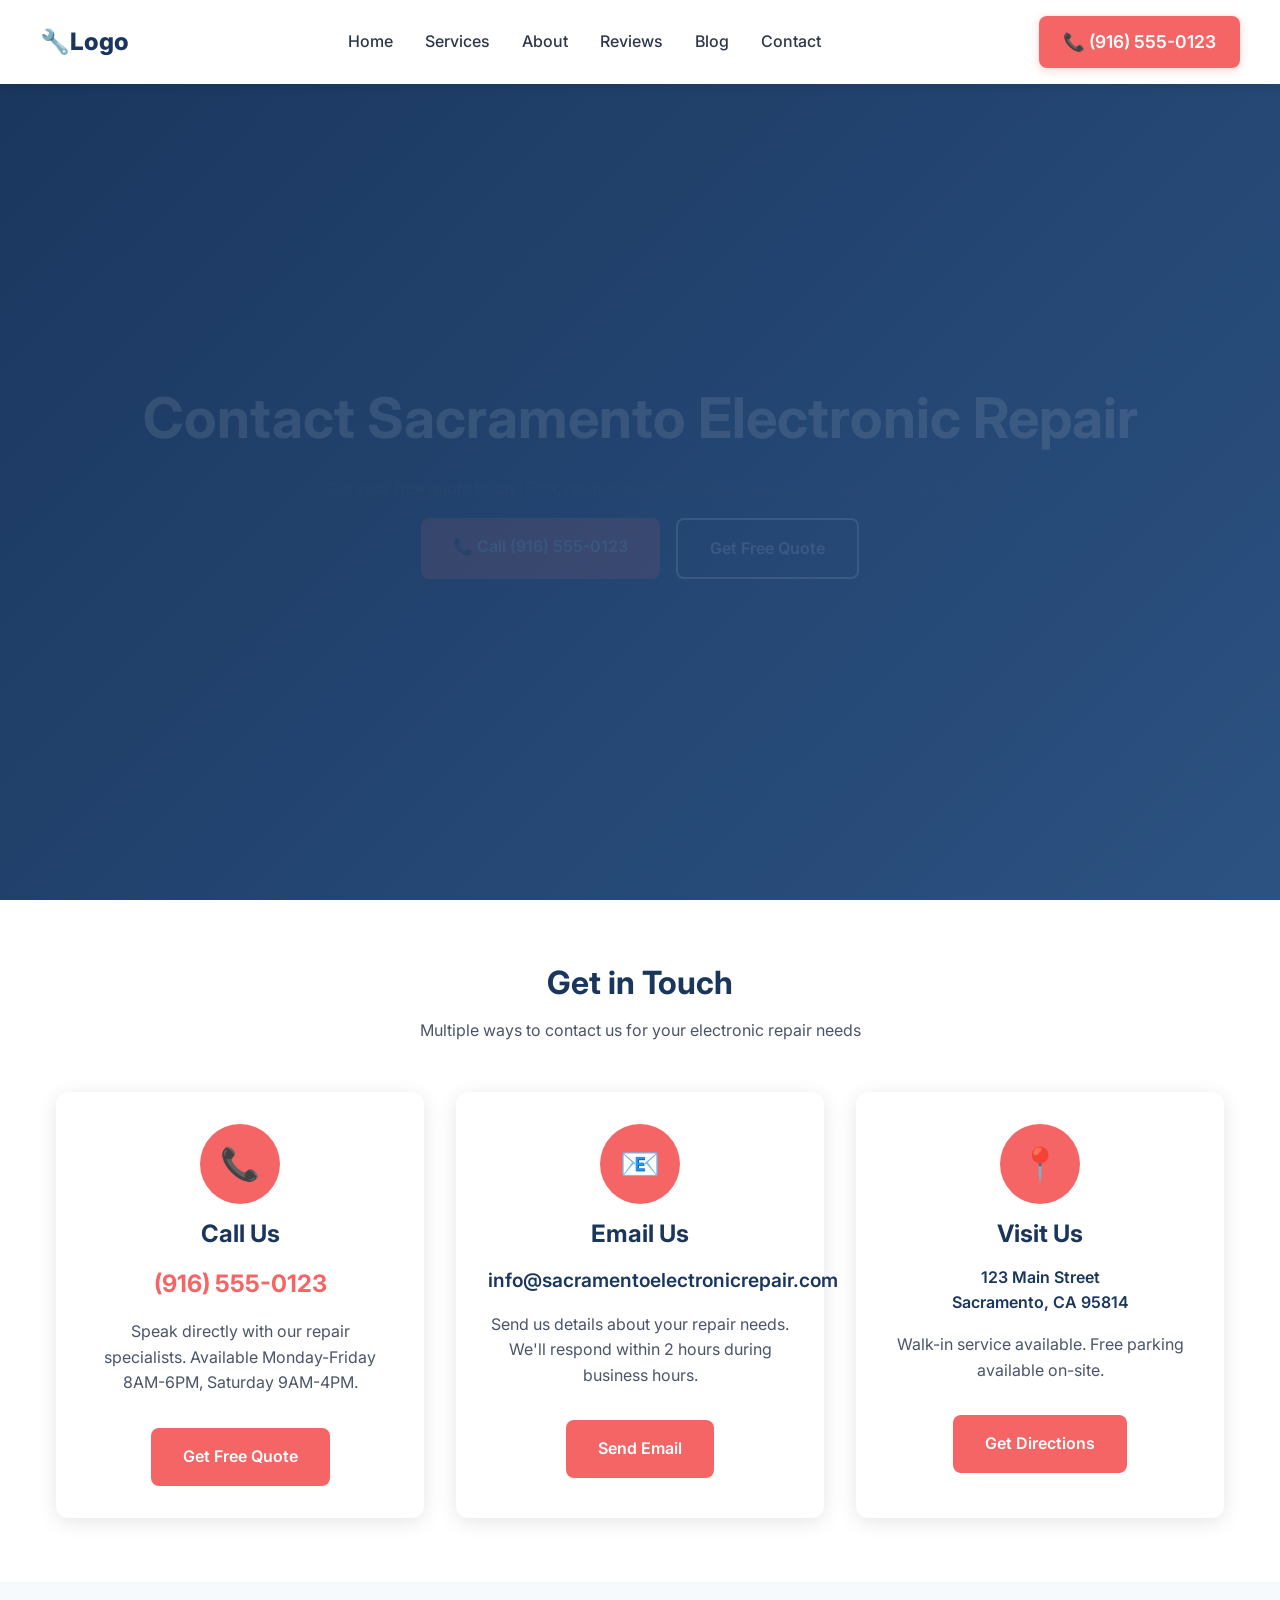
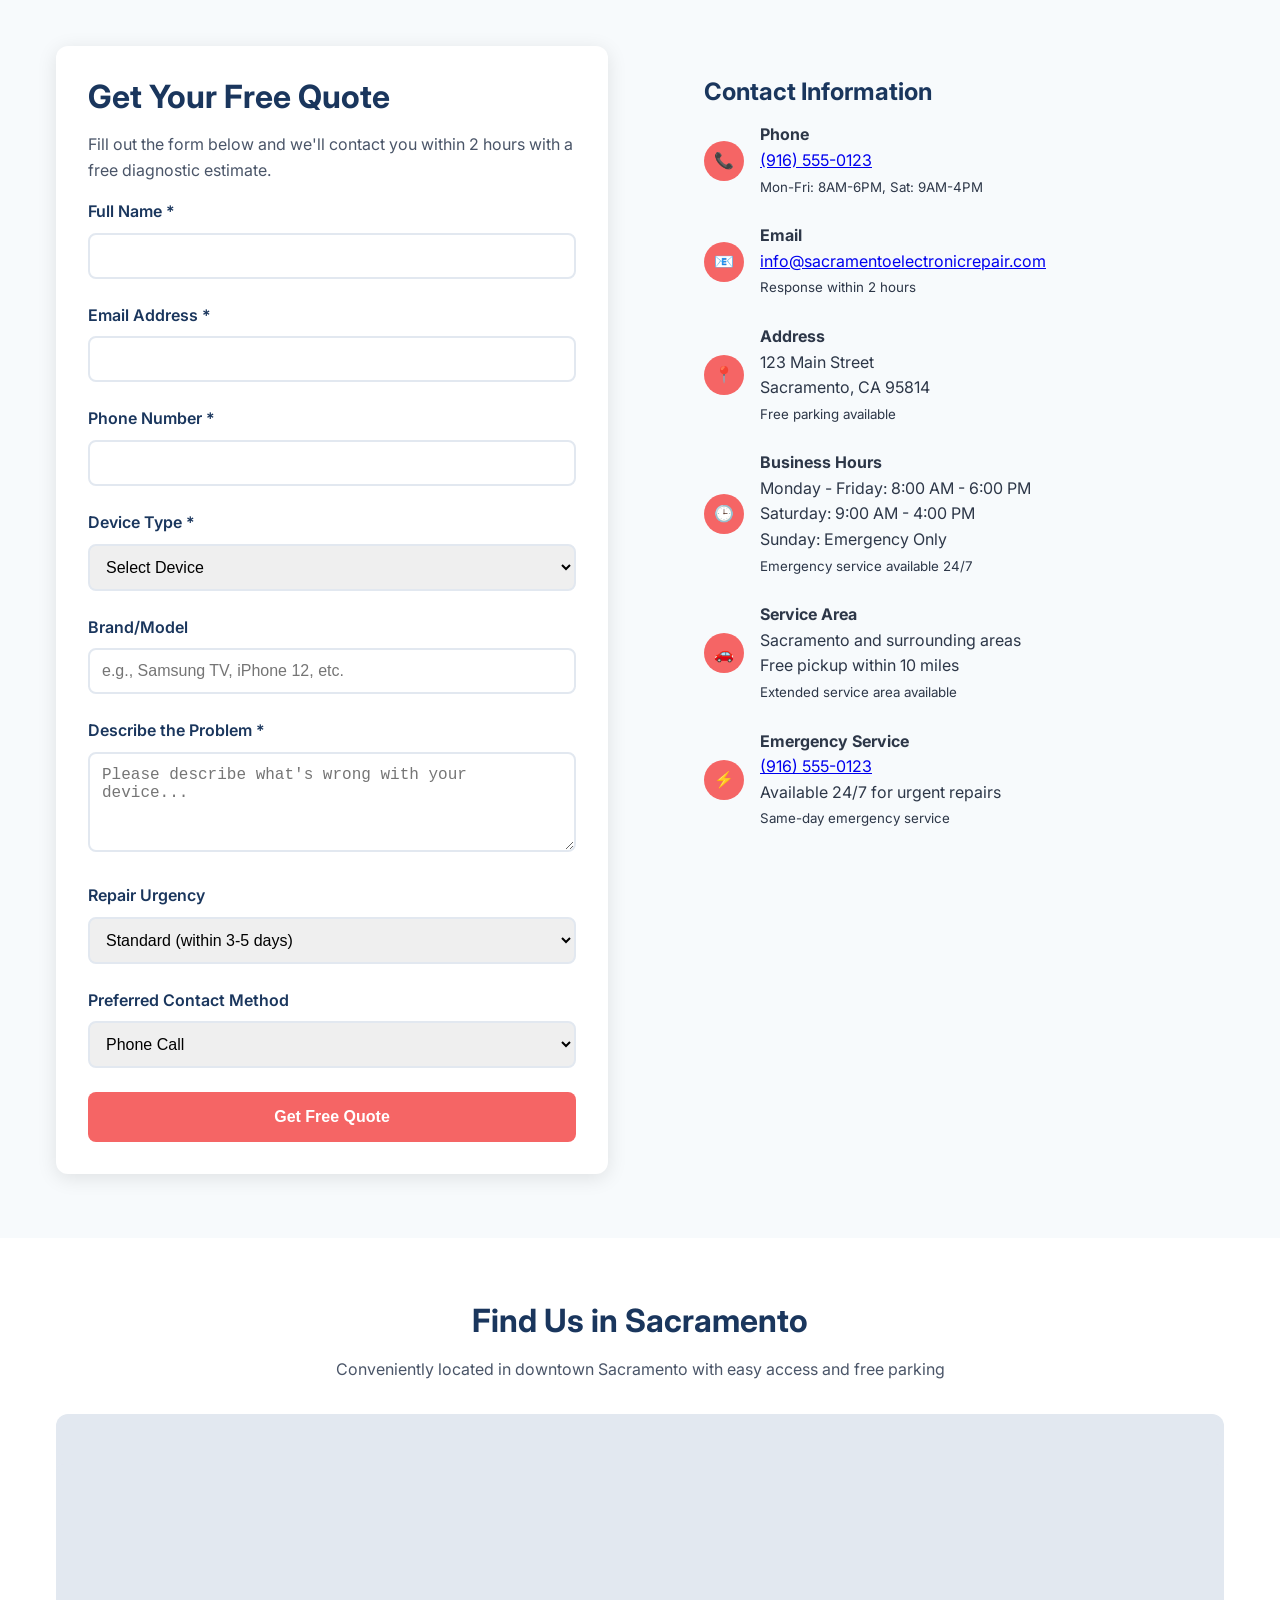
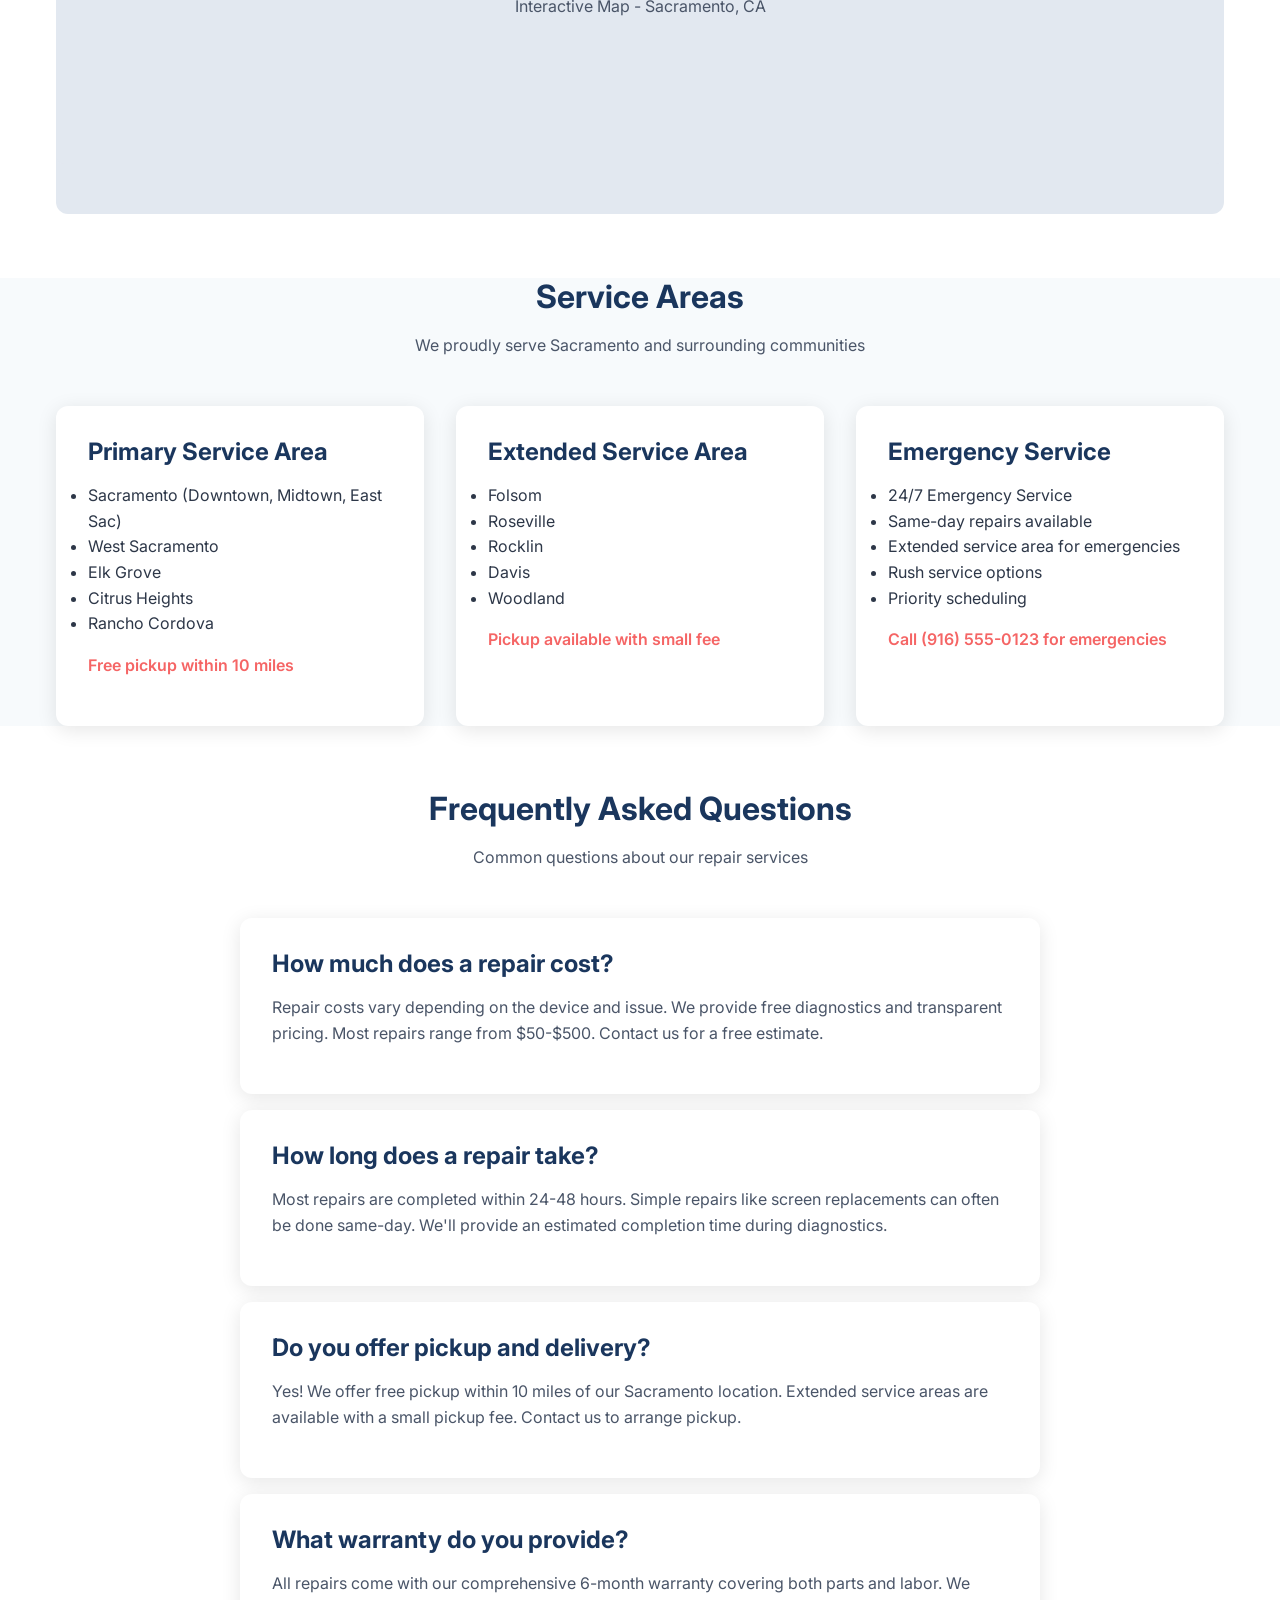
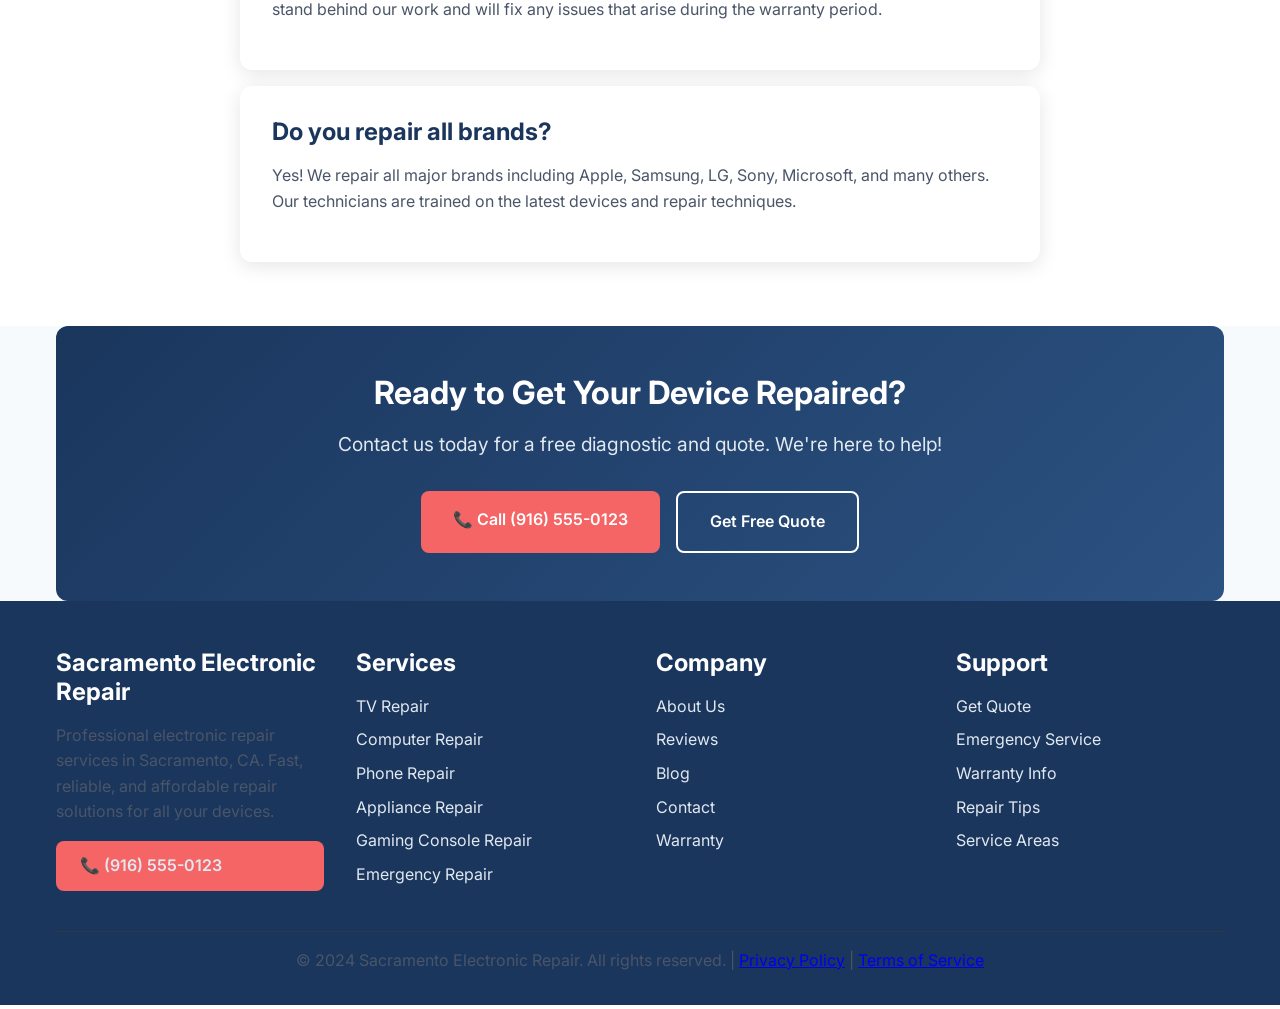
<file: contact.html>
<!DOCTYPE html>
<html lang="en">
<head>
    <meta charset="UTF-8">
    <meta name="viewport" content="width=device-width, initial-scale=1.0">
    <title>Contact Sacramento Electronic Repair | Get Free Quote Today</title>
    <meta name="description" content="Contact Sacramento Electronic Repair for fast, reliable electronic repair services. Call (916) 555-0123 for free quote. Serving Sacramento and surrounding areas with 6-month warranty.">
    <meta name="keywords" content="contact electronic repair sacramento, electronic repair phone sacramento, electronic repair quote sacramento, electronic repair service area sacramento">
    <meta name="author" content="Sacramento Electronic Repair">
    <meta name="robots" content="noindex, nofollow">
    
    <!-- Open Graph Meta Tags -->
    <meta property="og:title" content="Contact Sacramento Electronic Repair | Get Free Quote Today">
    <meta property="og:description" content="Contact Sacramento Electronic Repair for fast, reliable electronic repair services. Call (916) 555-0123 for free quote. Serving Sacramento and surrounding areas.">
    <meta property="og:type" content="website">
    <meta property="og:url" content="https://sacramentoelectronicrepair.com/contact">
    <meta property="og:image" content="https://sacramentoelectronicrepair.com/assets/images/contact-hero.jpg">
    
    <!-- Canonical URL -->
    <link rel="canonical" href="https://sacramentoelectronicrepair.com/contact">
    
    <!-- Google Fonts -->
    <link href="https://fonts.googleapis.com/css2?family=Inter:wght@400;500;600;700;800&display=swap" rel="stylesheet">
    
    <!-- CSS -->
    <link rel="stylesheet" href="assets/css/styles.css">
    
    <!-- Schema.org Structured Data -->
    <script type="application/ld+json">
    {
        "@context": "https://schema.org",
        "@type": "ContactPage",
        "name": "Contact Sacramento Electronic Repair",
        "description": "Contact information for Sacramento Electronic Repair",
        "mainEntity": {
            "@type": "LocalBusiness",
            "name": "Sacramento Electronic Repair",
            "telephone": "+1-916-555-0123",
            "email": "info@sacramentoelectronicrepair.com",
            "address": {
                "@type": "PostalAddress",
                "streetAddress": "123 Main Street",
                "addressLocality": "Sacramento",
                "addressRegion": "CA",
                "postalCode": "95814",
                "addressCountry": "US"
            },
            "geo": {
                "@type": "GeoCoordinates",
                "latitude": "38.5816",
                "longitude": "-121.4944"
            },
            "openingHours": "Mo-Fr 08:00-18:00,Sa 09:00-16:00",
            "priceRange": "$50-$500",
            "serviceArea": {
                "@type": "GeoCircle",
                "geoMidpoint": {
                    "@type": "GeoCoordinates",
                    "latitude": "38.5816",
                    "longitude": "-121.4944"
                },
                "geoRadius": "25000"
            }
        }
    }
    </script>
</head>
<body>
    <!-- Header -->
    <header class="header">
        <nav class="nav container">
            <a href="/" class="logo">🔧Logo</a>
            <ul class="nav-menu">
                <li><a href="/" class="nav-link">Home</a></li>
                <li><a href="services.html" class="nav-link">Services</a></li>
                <li><a href="about.html" class="nav-link">About</a></li>
                <li><a href="reviews.html" class="nav-link">Reviews</a></li>
                <li><a href="blog.html" class="nav-link">Blog</a></li>
                <li><a href="contact.html" class="nav-link">Contact</a></li>
            </ul>
            <a href="tel:+19165550123" class="phone-btn">📞 (916) 555-0123</a>
            <button class="mobile-menu-toggle" aria-label="Toggle mobile menu">☰</button>
        </nav>
    </header>

    <!-- Main Content -->
    <main id="main-content">
        <!-- Hero Section -->
        <section class="hero">
            <div class="container">
                <h1>Contact Sacramento Electronic Repair</h1>
                <p>Get your free quote today! Fast, reliable electronic repair services in Sacramento, CA</p>
                <div class="cta-buttons">
                    <a href="tel:+19165550123" class="btn btn-primary">📞 Call (916) 555-0123</a>
                    <a href="#contact-form" class="btn btn-secondary">Get Free Quote</a>
                </div>
            </div>
        </section>

        <!-- Contact Methods -->
        <section class="section">
            <div class="container">
                <h2 class="text-center">Get in Touch</h2>
                <p class="text-center">Multiple ways to contact us for your electronic repair needs</p>
                <div style="display: grid; grid-template-columns: repeat(auto-fit, minmax(300px, 1fr)); gap: 2rem; margin-top: 3rem;">
                    <div style="background: white; padding: 2rem; border-radius: 12px; box-shadow: 0 4px 20px rgba(0,0,0,0.1); text-align: center;">
                        <div style="width: 80px; height: 80px; background: #f56565; border-radius: 50%; display: flex; align-items: center; justify-content: center; margin: 0 auto 1rem; font-size: 2rem; color: white;">📞</div>
                        <h3>Call Us</h3>
                        <p style="font-size: 1.5rem; font-weight: 700; color: #f56565; margin: 1rem 0;">(916) 555-0123</p>
                        <p>Speak directly with our repair specialists. Available Monday-Friday 8AM-6PM, Saturday 9AM-4PM.</p>
                        <a href="tel:+19165550123" class="btn btn-primary" style="margin-top: 1rem;">Call Now</a>
                    </div>
                    <div style="background: white; padding: 2rem; border-radius: 12px; box-shadow: 0 4px 20px rgba(0,0,0,0.1); text-align: center;">
                        <div style="width: 80px; height: 80px; background: #f56565; border-radius: 50%; display: flex; align-items: center; justify-content: center; margin: 0 auto 1rem; font-size: 2rem; color: white;">📧</div>
                        <h3>Email Us</h3>
                        <p style="font-size: 1.2rem; font-weight: 600; color: #1a365d; margin: 1rem 0;">info@sacramentoelectronicrepair.com</p>
                        <p>Send us details about your repair needs. We'll respond within 2 hours during business hours.</p>
                        <a href="mailto:info@sacramentoelectronicrepair.com" class="btn btn-primary" style="margin-top: 1rem;">Send Email</a>
                    </div>
                    <div style="background: white; padding: 2rem; border-radius: 12px; box-shadow: 0 4px 20px rgba(0,0,0,0.1); text-align: center;">
                        <div style="width: 80px; height: 80px; background: #f56565; border-radius: 50%; display: flex; align-items: center; justify-content: center; margin: 0 auto 1rem; font-size: 2rem; color: white;">📍</div>
                        <h3>Visit Us</h3>
                        <p style="font-weight: 600; color: #1a365d; margin: 1rem 0;">123 Main Street<br>Sacramento, CA 95814</p>
                        <p>Walk-in service available. Free parking available on-site.</p>
                        <a href="https://maps.google.com/?q=123+Main+Street+Sacramento+CA+95814" target="_blank" class="btn btn-primary" style="margin-top: 1rem;">Get Directions</a>
                    </div>
                </div>
            </div>
        </section>

        <!-- Contact Form and Info -->
        <section class="contact section-alt">
            <div class="container">
                <div class="contact-content">
                    <div class="contact-form">
                        <h2>Get Your Free Quote</h2>
                        <p>Fill out the form below and we'll contact you within 2 hours with a free diagnostic estimate.</p>
                        <form id="contact-form" action="#" method="POST">
                            <div class="form-group">
                                <label for="name">Full Name *</label>
                                <input type="text" id="name" name="name" required>
                            </div>
                            <div class="form-group">
                                <label for="email">Email Address *</label>
                                <input type="email" id="email" name="email" required>
                            </div>
                            <div class="form-group">
                                <label for="phone">Phone Number *</label>
                                <input type="tel" id="phone" name="phone" required>
                            </div>
                            <div class="form-group">
                                <label for="device">Device Type *</label>
                                <select id="device" name="device" required>
                                    <option value="">Select Device</option>
                                    <option value="tv">TV</option>
                                    <option value="computer">Computer/Laptop</option>
                                    <option value="phone">Phone/Tablet</option>
                                    <option value="appliance">Home Appliance</option>
                                    <option value="gaming">Gaming Console</option>
                                    <option value="other">Other</option>
                                </select>
                            </div>
                            <div class="form-group">
                                <label for="brand">Brand/Model</label>
                                <input type="text" id="brand" name="brand" placeholder="e.g., Samsung TV, iPhone 12, etc.">
                            </div>
                            <div class="form-group">
                                <label for="issue">Describe the Problem *</label>
                                <textarea id="issue" name="issue" rows="4" required placeholder="Please describe what's wrong with your device..."></textarea>
                            </div>
                            <div class="form-group">
                                <label for="urgency">Repair Urgency</label>
                                <select id="urgency" name="urgency">
                                    <option value="standard">Standard (within 3-5 days)</option>
                                    <option value="rush">Rush (within 24 hours)</option>
                                    <option value="emergency">Emergency (same day)</option>
                                </select>
                            </div>
                            <div class="form-group">
                                <label for="preferred-contact">Preferred Contact Method</label>
                                <select id="preferred-contact" name="preferred-contact">
                                    <option value="phone">Phone Call</option>
                                    <option value="email">Email</option>
                                    <option value="text">Text Message</option>
                                </select>
                            </div>
                            <button type="submit" class="btn btn-primary" style="width: 100%;">Get Free Quote</button>
                        </form>
                    </div>
                    <div class="contact-info">
                        <h3>Contact Information</h3>
                        <div class="contact-item">
                            <div class="contact-icon">📞</div>
                            <div>
                                <strong>Phone</strong><br>
                                <a href="tel:+19165550123">(916) 555-0123</a><br>
                                <small>Mon-Fri: 8AM-6PM, Sat: 9AM-4PM</small>
                            </div>
                        </div>
                        <div class="contact-item">
                            <div class="contact-icon">📧</div>
                            <div>
                                <strong>Email</strong><br>
                                <a href="mailto:info@sacramentoelectronicrepair.com">info@sacramentoelectronicrepair.com</a><br>
                                <small>Response within 2 hours</small>
                            </div>
                        </div>
                        <div class="contact-item">
                            <div class="contact-icon">📍</div>
                            <div>
                                <strong>Address</strong><br>
                                123 Main Street<br>
                                Sacramento, CA 95814<br>
                                <small>Free parking available</small>
                            </div>
                        </div>
                        <div class="contact-item">
                            <div class="contact-icon">🕒</div>
                            <div>
                                <strong>Business Hours</strong><br>
                                Monday - Friday: 8:00 AM - 6:00 PM<br>
                                Saturday: 9:00 AM - 4:00 PM<br>
                                Sunday: Emergency Only<br>
                                <small>Emergency service available 24/7</small>
                            </div>
                        </div>
                        <div class="contact-item">
                            <div class="contact-icon">🚗</div>
                            <div>
                                <strong>Service Area</strong><br>
                                Sacramento and surrounding areas<br>
                                Free pickup within 10 miles<br>
                                <small>Extended service area available</small>
                            </div>
                        </div>
                        <div class="contact-item">
                            <div class="contact-icon">⚡</div>
                            <div>
                                <strong>Emergency Service</strong><br>
                                <a href="tel:+19165550123">(916) 555-0123</a><br>
                                Available 24/7 for urgent repairs<br>
                                <small>Same-day emergency service</small>
                            </div>
                        </div>
                    </div>
                </div>
            </div>
        </section>

        <!-- Map Section -->
        <section class="section">
            <div class="container">
                <h2 class="text-center">Find Us in Sacramento</h2>
                <p class="text-center">Conveniently located in downtown Sacramento with easy access and free parking</p>
                <div id="map" style="width: 100%; height: 400px; background: #e2e8f0; border-radius: 12px; margin-top: 2rem; display: flex; align-items: center; justify-content: center;">
                    <div style="text-align: center;">
                        <p style="color: #4a5568; font-size: 1.2rem; margin-bottom: 1rem;">📍 Interactive Map</p>
                        <p style="color: #4a5568;">123 Main Street, Sacramento, CA 95814</p>
                        <a href="https://maps.google.com/?q=123+Main+Street+Sacramento+CA+95814" target="_blank" class="btn btn-primary" style="margin-top: 1rem;">Get Directions</a>
                    </div>
                </div>
            </div>
        </section>

        <!-- Service Areas -->
        <section class="section-alt">
            <div class="container">
                <h2 class="text-center">Service Areas</h2>
                <p class="text-center">We proudly serve Sacramento and surrounding communities</p>
                <div style="display: grid; grid-template-columns: repeat(auto-fit, minmax(250px, 1fr)); gap: 2rem; margin-top: 3rem;">
                    <div style="background: white; padding: 2rem; border-radius: 12px; box-shadow: 0 4px 20px rgba(0,0,0,0.1);">
                        <h3>Primary Service Area</h3>
                        <ul style="margin-top: 1rem;">
                            <li>Sacramento (Downtown, Midtown, East Sac)</li>
                            <li>West Sacramento</li>
                            <li>Elk Grove</li>
                            <li>Citrus Heights</li>
                            <li>Rancho Cordova</li>
                        </ul>
                        <p style="margin-top: 1rem; color: #f56565; font-weight: 600;">Free pickup within 10 miles</p>
                    </div>
                    <div style="background: white; padding: 2rem; border-radius: 12px; box-shadow: 0 4px 20px rgba(0,0,0,0.1);">
                        <h3>Extended Service Area</h3>
                        <ul style="margin-top: 1rem;">
                            <li>Folsom</li>
                            <li>Roseville</li>
                            <li>Rocklin</li>
                            <li>Davis</li>
                            <li>Woodland</li>
                        </ul>
                        <p style="margin-top: 1rem; color: #f56565; font-weight: 600;">Pickup available with small fee</p>
                    </div>
                    <div style="background: white; padding: 2rem; border-radius: 12px; box-shadow: 0 4px 20px rgba(0,0,0,0.1);">
                        <h3>Emergency Service</h3>
                        <ul style="margin-top: 1rem;">
                            <li>24/7 Emergency Service</li>
                            <li>Same-day repairs available</li>
                            <li>Extended service area for emergencies</li>
                            <li>Rush service options</li>
                            <li>Priority scheduling</li>
                        </ul>
                        <p style="margin-top: 1rem; color: #f56565; font-weight: 600;">Call (916) 555-0123 for emergencies</p>
                    </div>
                </div>
            </div>
        </section>

        <!-- FAQ Section -->
        <section class="section">
            <div class="container">
                <h2 class="text-center">Frequently Asked Questions</h2>
                <p class="text-center">Common questions about our repair services</p>
                <div style="max-width: 800px; margin: 3rem auto 0;">
                    <div style="background: white; padding: 2rem; border-radius: 12px; box-shadow: 0 4px 20px rgba(0,0,0,0.1); margin-bottom: 1rem;">
                        <h3>How much does a repair cost?</h3>
                        <p>Repair costs vary depending on the device and issue. We provide free diagnostics and transparent pricing. Most repairs range from $50-$500. Contact us for a free estimate.</p>
                    </div>
                    <div style="background: white; padding: 2rem; border-radius: 12px; box-shadow: 0 4px 20px rgba(0,0,0,0.1); margin-bottom: 1rem;">
                        <h3>How long does a repair take?</h3>
                        <p>Most repairs are completed within 24-48 hours. Simple repairs like screen replacements can often be done same-day. We'll provide an estimated completion time during diagnostics.</p>
                    </div>
                    <div style="background: white; padding: 2rem; border-radius: 12px; box-shadow: 0 4px 20px rgba(0,0,0,0.1); margin-bottom: 1rem;">
                        <h3>Do you offer pickup and delivery?</h3>
                        <p>Yes! We offer free pickup within 10 miles of our Sacramento location. Extended service areas are available with a small pickup fee. Contact us to arrange pickup.</p>
                    </div>
                    <div style="background: white; padding: 2rem; border-radius: 12px; box-shadow: 0 4px 20px rgba(0,0,0,0.1); margin-bottom: 1rem;">
                        <h3>What warranty do you provide?</h3>
                        <p>All repairs come with our comprehensive 6-month warranty covering both parts and labor. We stand behind our work and will fix any issues that arise during the warranty period.</p>
                    </div>
                    <div style="background: white; padding: 2rem; border-radius: 12px; box-shadow: 0 4px 20px rgba(0,0,0,0.1);">
                        <h3>Do you repair all brands?</h3>
                        <p>Yes! We repair all major brands including Apple, Samsung, LG, Sony, Microsoft, and many others. Our technicians are trained on the latest devices and repair techniques.</p>
                    </div>
                </div>
            </div>
        </section>

        <!-- CTA Section -->
        <section class="section-alt">
            <div class="container">
                <div style="text-align: center; padding: 3rem 2rem; background: linear-gradient(135deg, #1a365d 0%, #2c5282 100%); color: white; border-radius: 12px;">
                    <h2 style="color: white; margin-bottom: 1rem;">Ready to Get Your Device Repaired?</h2>
                    <p style="color: #e2e8f0; margin-bottom: 2rem; font-size: 1.2rem;">Contact us today for a free diagnostic and quote. We're here to help!</p>
                    <div style="display: flex; gap: 1rem; justify-content: center; flex-wrap: wrap;">
                        <a href="tel:+19165550123" class="btn btn-primary">📞 Call (916) 555-0123</a>
                        <a href="#contact-form" class="btn btn-secondary">Get Free Quote</a>
                    </div>
                </div>
            </div>
        </section>
    </main>

    <!-- Footer -->
    <footer class="footer">
        <div class="container">
            <div class="footer-content">
                <div class="footer-section">
                    <h3>Sacramento Electronic Repair</h3>
                    <p>Professional electronic repair services in Sacramento, CA. Fast, reliable, and affordable repair solutions for all your devices.</p>
                    <div style="margin-top: 1rem;">
                        <a href="tel:+19165550123" class="phone-btn">📞 (916) 555-0123</a>
                    </div>
                </div>
                <div class="footer-section">
                    <h3>Services</h3>
                    <a href="services.html#tv-repair">TV Repair</a>
                    <a href="services.html#computer-repair">Computer Repair</a>
                    <a href="services.html#phone-repair">Phone Repair</a>
                    <a href="services.html#appliance-repair">Appliance Repair</a>
                    <a href="services.html#gaming-repair">Gaming Console Repair</a>
                    <a href="services.html#emergency-repair">Emergency Repair</a>
                </div>
                <div class="footer-section">
                    <h3>Company</h3>
                    <a href="about.html">About Us</a>
                    <a href="reviews.html">Reviews</a>
                    <a href="blog.html">Blog</a>
                    <a href="contact.html">Contact</a>
                    <a href="warranty.html">Warranty</a>
                </div>
                <div class="footer-section">
                    <h3>Support</h3>
                    <a href="contact.html">Get Quote</a>
                    <a href="tel:+19165550123">Emergency Service</a>
                    <a href="warranty.html">Warranty Info</a>
                    <a href="blog.html">Repair Tips</a>
                    <a href="contact.html">Service Areas</a>
                </div>
            </div>
            <div class="footer-bottom">
                <p>&copy; 2024 Sacramento Electronic Repair. All rights reserved. | <a href="privacy.html">Privacy Policy</a> | <a href="terms.html">Terms of Service</a></p>
            </div>
        </div>
    </footer>

    <!-- JavaScript -->
    <script src="assets/js/script.js"></script>
</body>
</html>
</file>
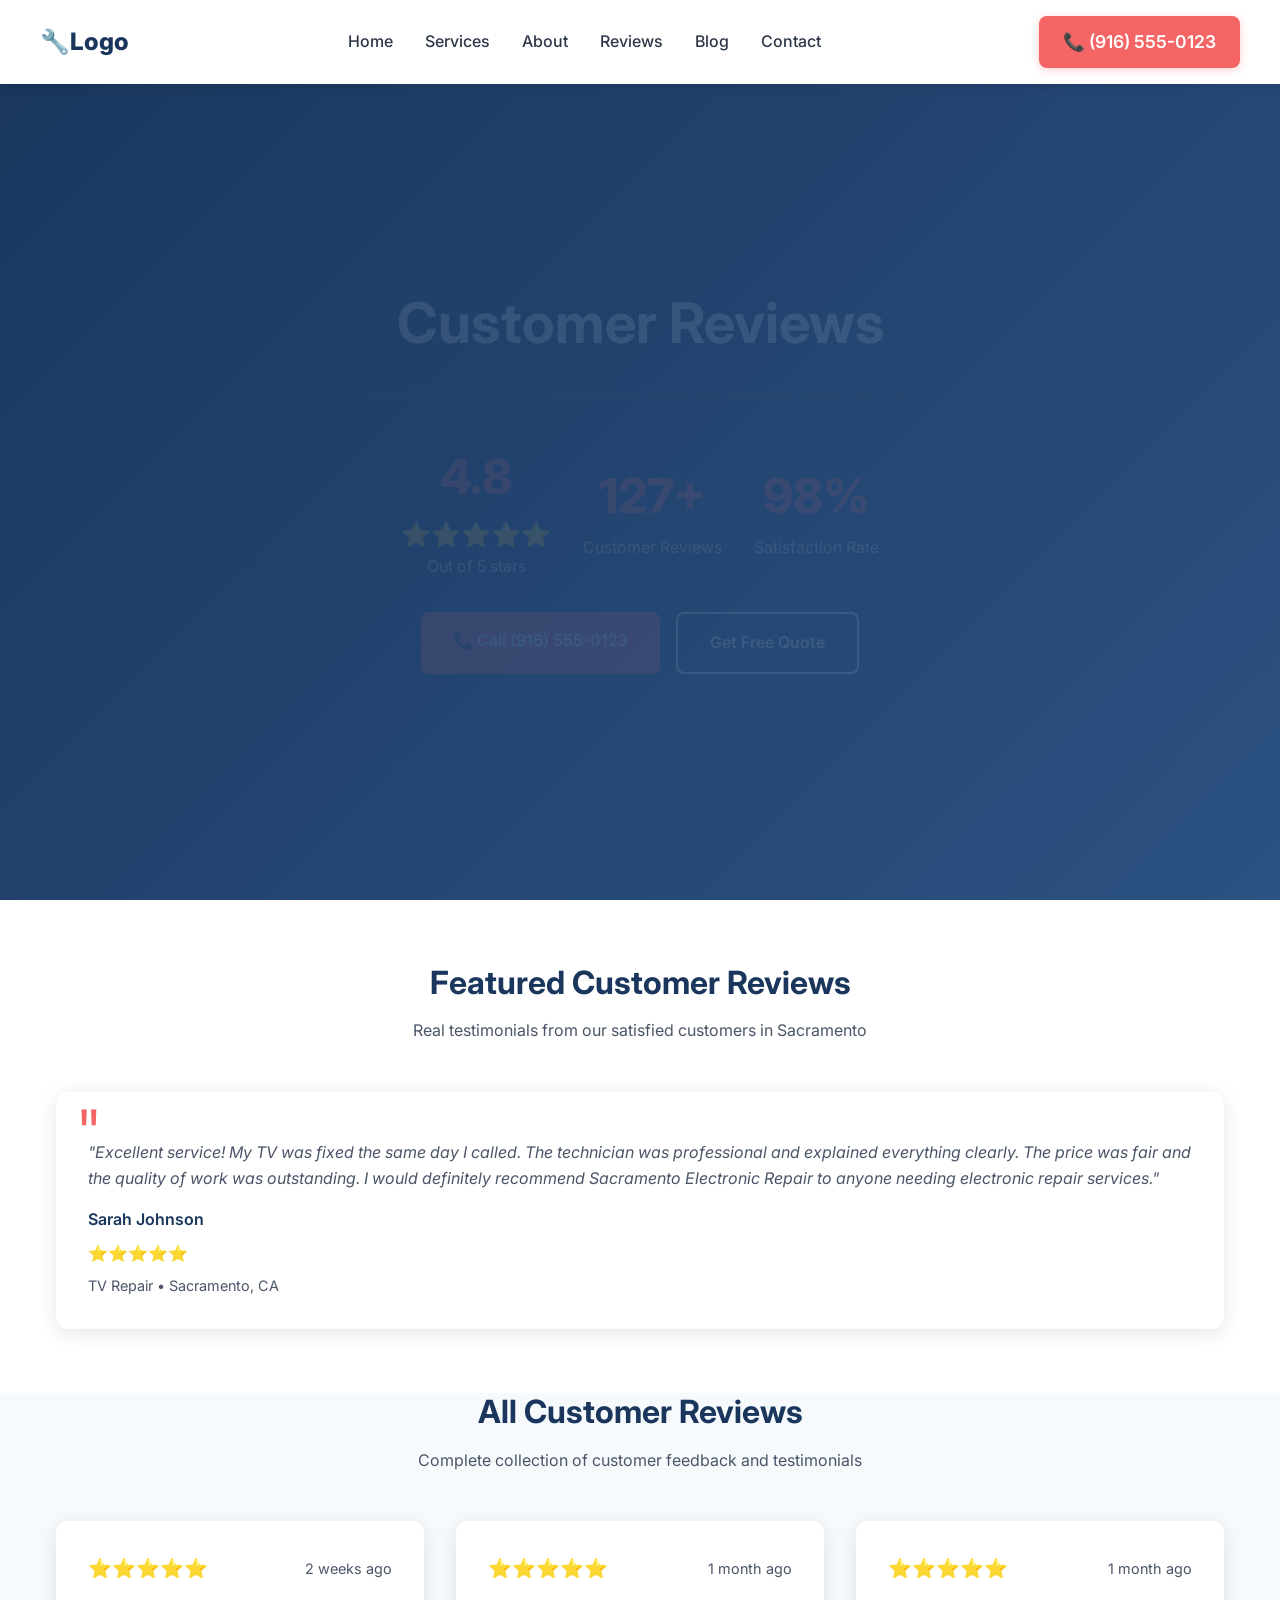
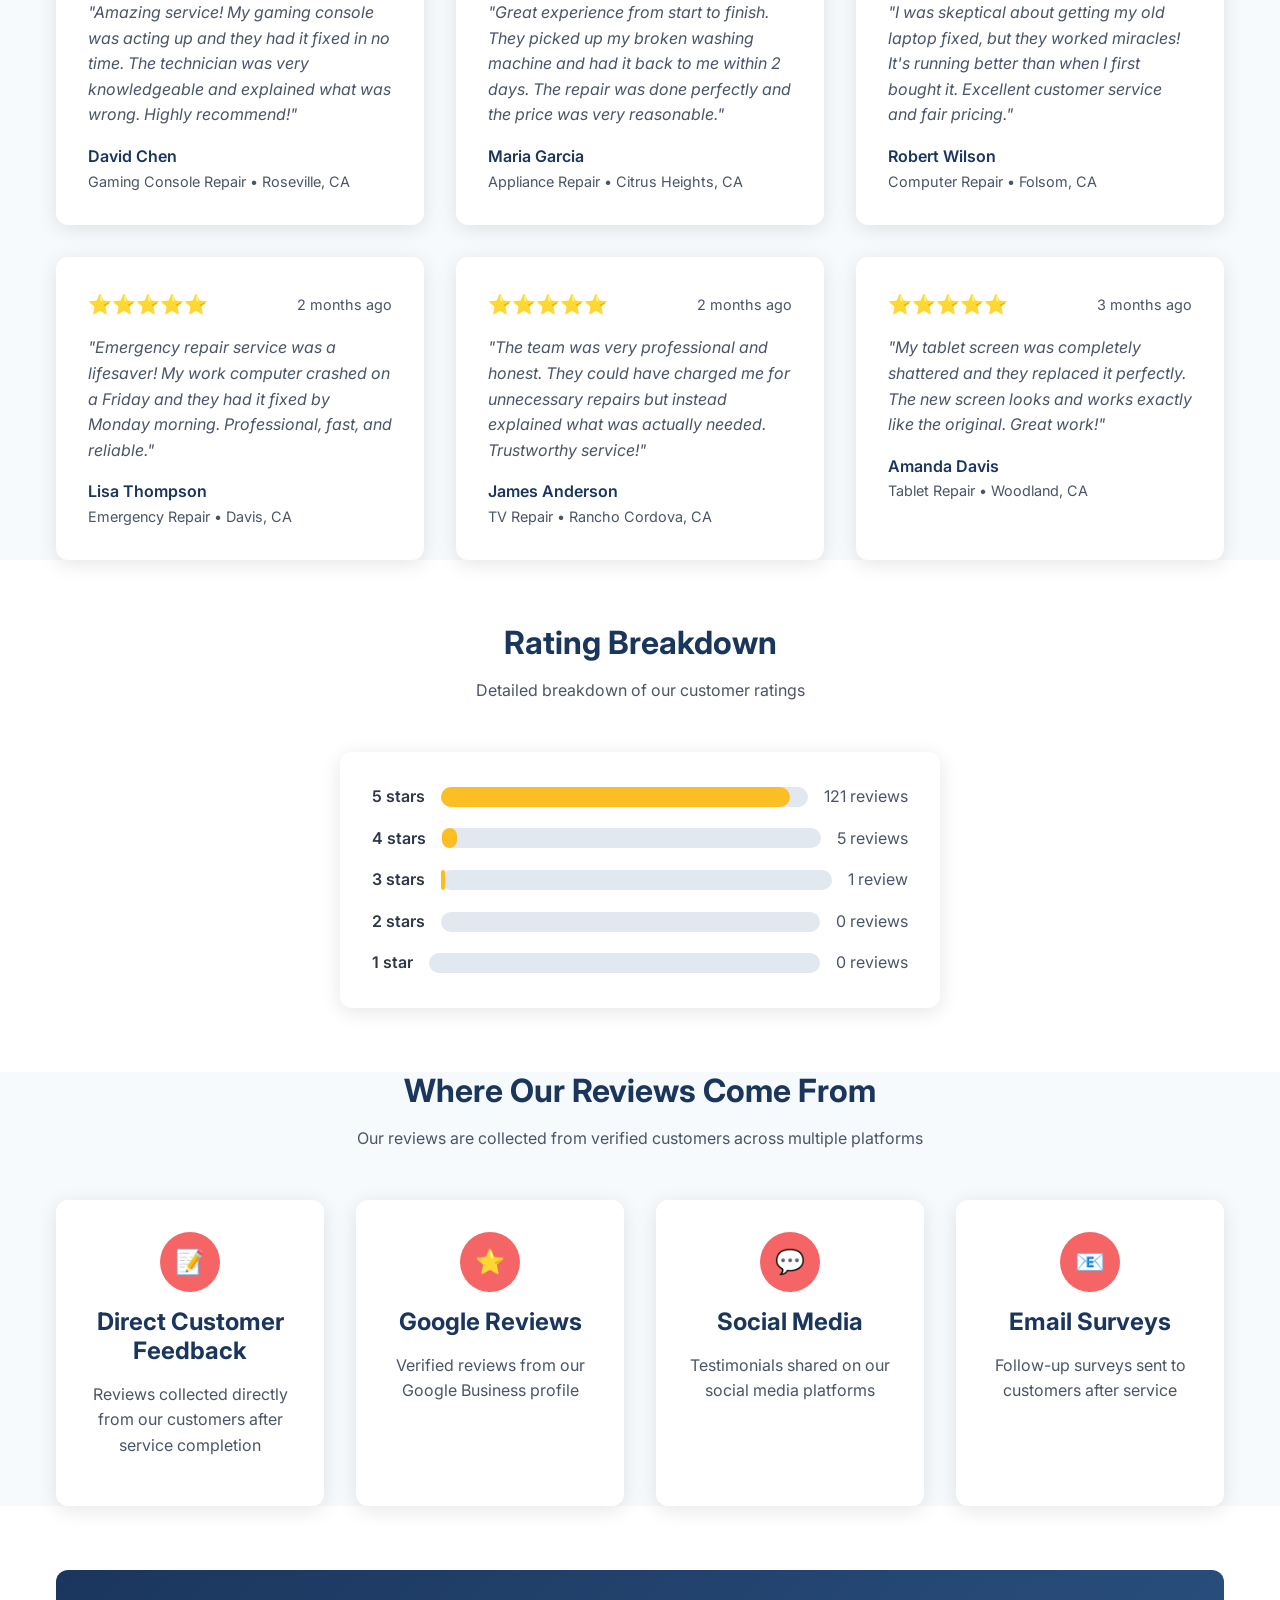
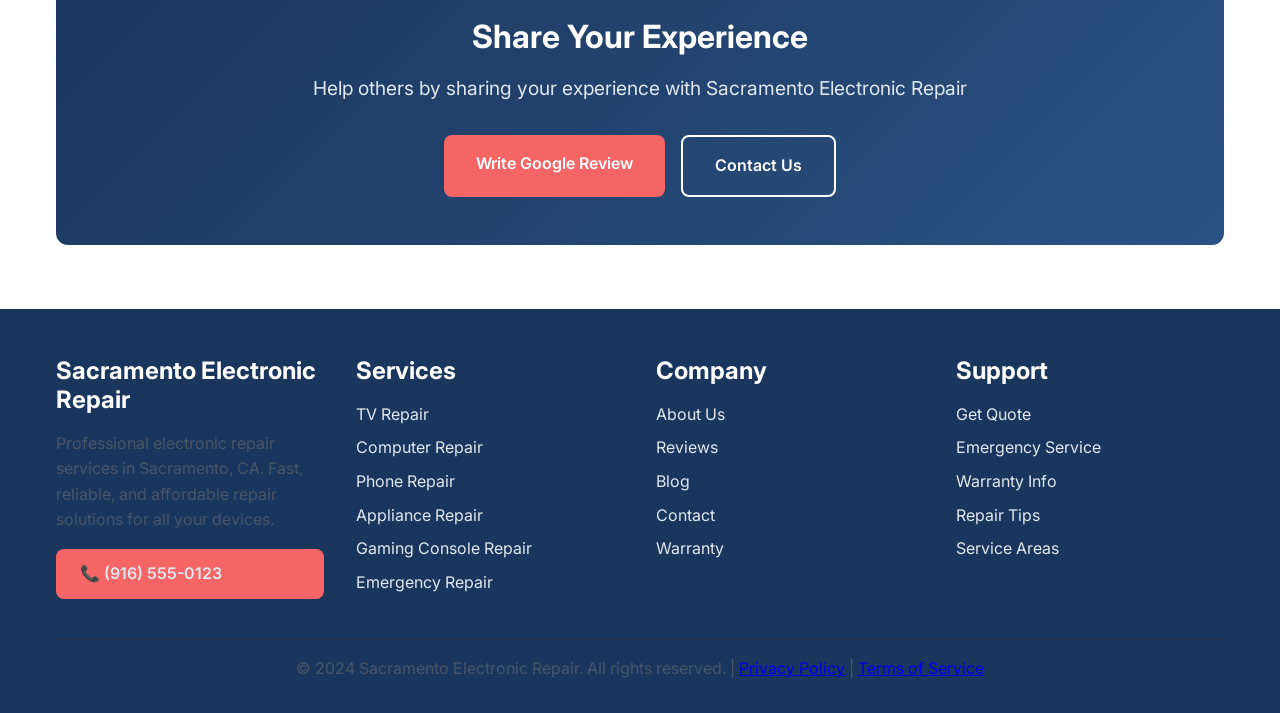
<file: reviews.html>
<!DOCTYPE html>
<html lang="en">
<head>
    <meta charset="UTF-8">
    <meta name="viewport" content="width=device-width, initial-scale=1.0">
    <title>Customer Reviews | Sacramento Electronic Repair | 4.8/5 Stars</title>
    <meta name="description" content="Read customer reviews for Sacramento Electronic Repair. 4.8/5 star rating with 127+ reviews. Real testimonials from satisfied customers in Sacramento, CA.">
    <meta name="keywords" content="sacramento electronic repair reviews, electronic repair testimonials sacramento, customer reviews sacramento repair, electronic repair ratings sacramento">
    <meta name="author" content="Sacramento Electronic Repair">
    <meta name="robots" content="noindex, nofollow">
    
    <!-- Open Graph Meta Tags -->
    <meta property="og:title" content="Customer Reviews | Sacramento Electronic Repair | 4.8/5 Stars">
    <meta property="og:description" content="Read customer reviews for Sacramento Electronic Repair. 4.8/5 star rating with 127+ reviews from satisfied customers in Sacramento, CA.">
    <meta property="og:type" content="website">
    <meta property="og:url" content="https://sacramentoelectronicrepair.com/reviews">
    <meta property="og:image" content="https://sacramentoelectronicrepair.com/assets/images/reviews-hero.jpg">
    
    <!-- Canonical URL -->
    <link rel="canonical" href="https://sacramentoelectronicrepair.com/reviews">
    
    <!-- Google Fonts -->
    <link href="https://fonts.googleapis.com/css2?family=Inter:wght@400;500;600;700;800&display=swap" rel="stylesheet">
    
    <!-- CSS -->
    <link rel="stylesheet" href="assets/css/styles.css">
    
    <!-- Schema.org Structured Data -->
    <script type="application/ld+json">
    {
        "@context": "https://schema.org",
        "@type": "LocalBusiness",
        "name": "Sacramento Electronic Repair",
        "aggregateRating": {
            "@type": "AggregateRating",
            "ratingValue": "4.8",
            "reviewCount": "127",
            "bestRating": "5",
            "worstRating": "1"
        },
        "review": [
            {
                "@type": "Review",
                "author": {
                    "@type": "Person",
                    "name": "Sarah Johnson"
                },
                "reviewRating": {
                    "@type": "Rating",
                    "ratingValue": "5",
                    "bestRating": "5"
                },
                "reviewBody": "Excellent service! My TV was fixed the same day I called. The technician was professional and explained everything clearly. Highly recommend!"
            },
            {
                "@type": "Review",
                "author": {
                    "@type": "Person",
                    "name": "Mike Rodriguez"
                },
                "reviewRating": {
                    "@type": "Rating",
                    "ratingValue": "5",
                    "bestRating": "5"
                },
                "reviewBody": "Fast, reliable, and affordable. They fixed my laptop when other shops said it couldn't be repaired. Great customer service!"
            },
            {
                "@type": "Review",
                "author": {
                    "@type": "Person",
                    "name": "Jennifer Lee"
                },
                "reviewRating": {
                    "@type": "Rating",
                    "ratingValue": "5",
                    "bestRating": "5"
                },
                "reviewBody": "Professional team with fair pricing. My phone screen was replaced quickly and the quality is perfect. Will definitely use again!"
            }
        ]
    }
    </script>
</head>
<body>
    <!-- Header -->
    <header class="header">
        <nav class="nav container">
            <a href="/" class="logo">🔧Logo</a>
            <ul class="nav-menu">
                <li><a href="/" class="nav-link">Home</a></li>
                <li><a href="services.html" class="nav-link">Services</a></li>
                <li><a href="about.html" class="nav-link">About</a></li>
                <li><a href="reviews.html" class="nav-link">Reviews</a></li>
                <li><a href="blog.html" class="nav-link">Blog</a></li>
                <li><a href="contact.html" class="nav-link">Contact</a></li>
            </ul>
            <a href="tel:+19165550123" class="phone-btn">📞 (916) 555-0123</a>
            <button class="mobile-menu-toggle" aria-label="Toggle mobile menu">☰</button>
        </nav>
    </header>

    <!-- Main Content -->
    <main id="main-content">
        <!-- Hero Section -->
        <section class="hero">
            <div class="container">
                <h1>Customer Reviews</h1>
                <p>See what our satisfied customers say about our electronic repair services</p>
                <div style="display: flex; align-items: center; justify-content: center; gap: 2rem; margin-top: 2rem; flex-wrap: wrap;">
                    <div style="text-align: center;">
                        <div style="font-size: 3rem; font-weight: 800; color: #f56565;">4.8</div>
                        <div style="color: #fbbf24; font-size: 1.5rem;">⭐⭐⭐⭐⭐</div>
                        <div style="color: #e2e8f0;">Out of 5 stars</div>
                    </div>
                    <div style="text-align: center;">
                        <div style="font-size: 3rem; font-weight: 800; color: #f56565;">127+</div>
                        <div style="color: #e2e8f0;">Customer Reviews</div>
                    </div>
                    <div style="text-align: center;">
                        <div style="font-size: 3rem; font-weight: 800; color: #f56565;">98%</div>
                        <div style="color: #e2e8f0;">Satisfaction Rate</div>
                    </div>
                </div>
                <div class="cta-buttons" style="margin-top: 2rem;">
                    <a href="tel:+19165550123" class="btn btn-primary">📞 Call (916) 555-0123</a>
                    <a href="contact.html" class="btn btn-secondary">Get Free Quote</a>
                </div>
            </div>
        </section>

        <!-- Featured Reviews -->
        <section class="section">
            <div class="container">
                <h2 class="text-center">Featured Customer Reviews</h2>
                <p class="text-center">Real testimonials from our satisfied customers in Sacramento</p>
                <div class="testimonials-grid">
                    <div class="testimonial">
                        <div class="testimonial-text">
                            "Excellent service! My TV was fixed the same day I called. The technician was professional and explained everything clearly. The price was fair and the quality of work was outstanding. I would definitely recommend Sacramento Electronic Repair to anyone needing electronic repair services."
                        </div>
                        <div class="testimonial-author">Sarah Johnson</div>
                        <div class="testimonial-rating">⭐⭐⭐⭐⭐</div>
                        <div style="color: #4a5568; font-size: 0.9rem; margin-top: 0.5rem;">TV Repair • Sacramento, CA</div>
                    </div>
                    <div class="testimonial">
                        <div class="testimonial-text">
                            "Fast, reliable, and affordable. They fixed my laptop when other shops said it couldn't be repaired. The customer service was excellent and they kept me updated throughout the entire process. Great experience overall!"
                        </div>
                        <div class="testimonial-author">Mike Rodriguez</div>
                        <div class="testimonial-rating">⭐⭐⭐⭐⭐</div>
                        <div style="color: #4a5568; font-size: 0.9rem; margin-top: 0.5rem;">Computer Repair • Elk Grove, CA</div>
                    </div>
                    <div class="testimonial">
                        <div class="testimonial-text">
                            "Professional team with fair pricing. My phone screen was replaced quickly and the quality is perfect. The staff was friendly and knowledgeable. Will definitely use again for any future repair needs!"
                        </div>
                        <div class="testimonial-author">Jennifer Lee</div>
                        <div class="testimonial-rating">⭐⭐⭐⭐⭐</div>
                        <div style="color: #4a5568; font-size: 0.9rem; margin-top: 0.5rem;">Phone Repair • West Sacramento, CA</div>
                    </div>
                </div>
            </div>
        </section>

        <!-- All Reviews -->
        <section class="section-alt">
            <div class="container">
                <h2 class="text-center">All Customer Reviews</h2>
                <p class="text-center">Complete collection of customer feedback and testimonials</p>
                <div style="display: grid; grid-template-columns: repeat(auto-fit, minmax(350px, 1fr)); gap: 2rem; margin-top: 3rem;">
                    <div style="background: white; padding: 2rem; border-radius: 12px; box-shadow: 0 4px 20px rgba(0,0,0,0.1);">
                        <div style="display: flex; justify-content: space-between; align-items: center; margin-bottom: 1rem;">
                            <div style="color: #fbbf24; font-size: 1.2rem;">⭐⭐⭐⭐⭐</div>
                            <div style="color: #4a5568; font-size: 0.9rem;">2 weeks ago</div>
                        </div>
                        <p style="margin-bottom: 1rem; font-style: italic;">"Amazing service! My gaming console was acting up and they had it fixed in no time. The technician was very knowledgeable and explained what was wrong. Highly recommend!"</p>
                        <div style="font-weight: 600; color: #1a365d;">David Chen</div>
                        <div style="color: #4a5568; font-size: 0.9rem;">Gaming Console Repair • Roseville, CA</div>
                    </div>
                    <div style="background: white; padding: 2rem; border-radius: 12px; box-shadow: 0 4px 20px rgba(0,0,0,0.1);">
                        <div style="display: flex; justify-content: space-between; align-items: center; margin-bottom: 1rem;">
                            <div style="color: #fbbf24; font-size: 1.2rem;">⭐⭐⭐⭐⭐</div>
                            <div style="color: #4a5568; font-size: 0.9rem;">1 month ago</div>
                        </div>
                        <p style="margin-bottom: 1rem; font-style: italic;">"Great experience from start to finish. They picked up my broken washing machine and had it back to me within 2 days. The repair was done perfectly and the price was very reasonable."</p>
                        <div style="font-weight: 600; color: #1a365d;">Maria Garcia</div>
                        <div style="color: #4a5568; font-size: 0.9rem;">Appliance Repair • Citrus Heights, CA</div>
                    </div>
                    <div style="background: white; padding: 2rem; border-radius: 12px; box-shadow: 0 4px 20px rgba(0,0,0,0.1);">
                        <div style="display: flex; justify-content: space-between; align-items: center; margin-bottom: 1rem;">
                            <div style="color: #fbbf24; font-size: 1.2rem;">⭐⭐⭐⭐⭐</div>
                            <div style="color: #4a5568; font-size: 0.9rem;">1 month ago</div>
                        </div>
                        <p style="margin-bottom: 1rem; font-style: italic;">"I was skeptical about getting my old laptop fixed, but they worked miracles! It's running better than when I first bought it. Excellent customer service and fair pricing."</p>
                        <div style="font-weight: 600; color: #1a365d;">Robert Wilson</div>
                        <div style="color: #4a5568; font-size: 0.9rem;">Computer Repair • Folsom, CA</div>
                    </div>
                    <div style="background: white; padding: 2rem; border-radius: 12px; box-shadow: 0 4px 20px rgba(0,0,0,0.1);">
                        <div style="display: flex; justify-content: space-between; align-items: center; margin-bottom: 1rem;">
                            <div style="color: #fbbf24; font-size: 1.2rem;">⭐⭐⭐⭐⭐</div>
                            <div style="color: #4a5568; font-size: 0.9rem;">2 months ago</div>
                        </div>
                        <p style="margin-bottom: 1rem; font-style: italic;">"Emergency repair service was a lifesaver! My work computer crashed on a Friday and they had it fixed by Monday morning. Professional, fast, and reliable."</p>
                        <div style="font-weight: 600; color: #1a365d;">Lisa Thompson</div>
                        <div style="color: #4a5568; font-size: 0.9rem;">Emergency Repair • Davis, CA</div>
                    </div>
                    <div style="background: white; padding: 2rem; border-radius: 12px; box-shadow: 0 4px 20px rgba(0,0,0,0.1);">
                        <div style="display: flex; justify-content: space-between; align-items: center; margin-bottom: 1rem;">
                            <div style="color: #fbbf24; font-size: 1.2rem;">⭐⭐⭐⭐⭐</div>
                            <div style="color: #4a5568; font-size: 0.9rem;">2 months ago</div>
                        </div>
                        <p style="margin-bottom: 1rem; font-style: italic;">"The team was very professional and honest. They could have charged me for unnecessary repairs but instead explained what was actually needed. Trustworthy service!"</p>
                        <div style="font-weight: 600; color: #1a365d;">James Anderson</div>
                        <div style="color: #4a5568; font-size: 0.9rem;">TV Repair • Rancho Cordova, CA</div>
                    </div>
                    <div style="background: white; padding: 2rem; border-radius: 12px; box-shadow: 0 4px 20px rgba(0,0,0,0.1);">
                        <div style="display: flex; justify-content: space-between; align-items: center; margin-bottom: 1rem;">
                            <div style="color: #fbbf24; font-size: 1.2rem;">⭐⭐⭐⭐⭐</div>
                            <div style="color: #4a5568; font-size: 0.9rem;">3 months ago</div>
                        </div>
                        <p style="margin-bottom: 1rem; font-style: italic;">"My tablet screen was completely shattered and they replaced it perfectly. The new screen looks and works exactly like the original. Great work!"</p>
                        <div style="font-weight: 600; color: #1a365d;">Amanda Davis</div>
                        <div style="color: #4a5568; font-size: 0.9rem;">Tablet Repair • Woodland, CA</div>
                    </div>
                </div>
            </div>
        </section>

        <!-- Rating Breakdown -->
        <section class="section">
            <div class="container">
                <h2 class="text-center">Rating Breakdown</h2>
                <p class="text-center">Detailed breakdown of our customer ratings</p>
                <div style="max-width: 600px; margin: 3rem auto 0;">
                    <div style="background: white; padding: 2rem; border-radius: 12px; box-shadow: 0 4px 20px rgba(0,0,0,0.1);">
                        <div style="display: flex; align-items: center; margin-bottom: 1rem;">
                            <span style="margin-right: 1rem; font-weight: 600;">5 stars</span>
                            <div style="flex: 1; height: 20px; background: #e2e8f0; border-radius: 10px; margin-right: 1rem;">
                                <div style="height: 100%; width: 95%; background: #fbbf24; border-radius: 10px;"></div>
                            </div>
                            <span style="color: #4a5568;">121 reviews</span>
                        </div>
                        <div style="display: flex; align-items: center; margin-bottom: 1rem;">
                            <span style="margin-right: 1rem; font-weight: 600;">4 stars</span>
                            <div style="flex: 1; height: 20px; background: #e2e8f0; border-radius: 10px; margin-right: 1rem;">
                                <div style="height: 100%; width: 4%; background: #fbbf24; border-radius: 10px;"></div>
                            </div>
                            <span style="color: #4a5568;">5 reviews</span>
                        </div>
                        <div style="display: flex; align-items: center; margin-bottom: 1rem;">
                            <span style="margin-right: 1rem; font-weight: 600;">3 stars</span>
                            <div style="flex: 1; height: 20px; background: #e2e8f0; border-radius: 10px; margin-right: 1rem;">
                                <div style="height: 100%; width: 1%; background: #fbbf24; border-radius: 10px;"></div>
                            </div>
                            <span style="color: #4a5568;">1 review</span>
                        </div>
                        <div style="display: flex; align-items: center; margin-bottom: 1rem;">
                            <span style="margin-right: 1rem; font-weight: 600;">2 stars</span>
                            <div style="flex: 1; height: 20px; background: #e2e8f0; border-radius: 10px; margin-right: 1rem;">
                                <div style="height: 100%; width: 0%; background: #fbbf24; border-radius: 10px;"></div>
                            </div>
                            <span style="color: #4a5568;">0 reviews</span>
                        </div>
                        <div style="display: flex; align-items: center;">
                            <span style="margin-right: 1rem; font-weight: 600;">1 star</span>
                            <div style="flex: 1; height: 20px; background: #e2e8f0; border-radius: 10px; margin-right: 1rem;">
                                <div style="height: 100%; width: 0%; background: #fbbf24; border-radius: 10px;"></div>
                            </div>
                            <span style="color: #4a5568;">0 reviews</span>
                        </div>
                    </div>
                </div>
            </div>
        </section>

        <!-- Review Sources -->
        <section class="section-alt">
            <div class="container">
                <h2 class="text-center">Where Our Reviews Come From</h2>
                <p class="text-center">Our reviews are collected from verified customers across multiple platforms</p>
                <div style="display: grid; grid-template-columns: repeat(auto-fit, minmax(250px, 1fr)); gap: 2rem; margin-top: 3rem;">
                    <div style="background: white; padding: 2rem; border-radius: 12px; box-shadow: 0 4px 20px rgba(0,0,0,0.1); text-align: center;">
                        <div style="width: 60px; height: 60px; background: #f56565; border-radius: 50%; display: flex; align-items: center; justify-content: center; margin: 0 auto 1rem; font-size: 1.5rem; color: white;">📝</div>
                        <h3>Direct Customer Feedback</h3>
                        <p>Reviews collected directly from our customers after service completion</p>
                    </div>
                    <div style="background: white; padding: 2rem; border-radius: 12px; box-shadow: 0 4px 20px rgba(0,0,0,0.1); text-align: center;">
                        <div style="width: 60px; height: 60px; background: #f56565; border-radius: 50%; display: flex; align-items: center; justify-content: center; margin: 0 auto 1rem; font-size: 1.5rem; color: white;">⭐</div>
                        <h3>Google Reviews</h3>
                        <p>Verified reviews from our Google Business profile</p>
                    </div>
                    <div style="background: white; padding: 2rem; border-radius: 12px; box-shadow: 0 4px 20px rgba(0,0,0,0.1); text-align: center;">
                        <div style="width: 60px; height: 60px; background: #f56565; border-radius: 50%; display: flex; align-items: center; justify-content: center; margin: 0 auto 1rem; font-size: 1.5rem; color: white;">💬</div>
                        <h3>Social Media</h3>
                        <p>Testimonials shared on our social media platforms</p>
                    </div>
                    <div style="background: white; padding: 2rem; border-radius: 12px; box-shadow: 0 4px 20px rgba(0,0,0,0.1); text-align: center;">
                        <div style="width: 60px; height: 60px; background: #f56565; border-radius: 50%; display: flex; align-items: center; justify-content: center; margin: 0 auto 1rem; font-size: 1.5rem; color: white;">📧</div>
                        <h3>Email Surveys</h3>
                        <p>Follow-up surveys sent to customers after service</p>
                    </div>
                </div>
            </div>
        </section>

        <!-- Write a Review -->
        <section class="section">
            <div class="container">
                <div style="text-align: center; padding: 3rem 2rem; background: linear-gradient(135deg, #1a365d 0%, #2c5282 100%); color: white; border-radius: 12px;">
                    <h2 style="color: white; margin-bottom: 1rem;">Share Your Experience</h2>
                    <p style="color: #e2e8f0; margin-bottom: 2rem; font-size: 1.2rem;">Help others by sharing your experience with Sacramento Electronic Repair</p>
                    <div style="display: flex; gap: 1rem; justify-content: center; flex-wrap: wrap;">
                        <a href="https://g.page/sacramentoelectronicrepair/review" target="_blank" class="btn btn-primary">Write Google Review</a>
                        <a href="contact.html" class="btn btn-secondary">Contact Us</a>
                    </div>
                </div>
            </div>
        </section>
    </main>

    <!-- Footer -->
    <footer class="footer">
        <div class="container">
            <div class="footer-content">
                <div class="footer-section">
                    <h3>Sacramento Electronic Repair</h3>
                    <p>Professional electronic repair services in Sacramento, CA. Fast, reliable, and affordable repair solutions for all your devices.</p>
                    <div style="margin-top: 1rem;">
                        <a href="tel:+19165550123" class="phone-btn">📞 (916) 555-0123</a>
                    </div>
                </div>
                <div class="footer-section">
                    <h3>Services</h3>
                    <a href="services.html#tv-repair">TV Repair</a>
                    <a href="services.html#computer-repair">Computer Repair</a>
                    <a href="services.html#phone-repair">Phone Repair</a>
                    <a href="services.html#appliance-repair">Appliance Repair</a>
                    <a href="services.html#gaming-repair">Gaming Console Repair</a>
                    <a href="services.html#emergency-repair">Emergency Repair</a>
                </div>
                <div class="footer-section">
                    <h3>Company</h3>
                    <a href="about.html">About Us</a>
                    <a href="reviews.html">Reviews</a>
                    <a href="blog.html">Blog</a>
                    <a href="contact.html">Contact</a>
                    <a href="warranty.html">Warranty</a>
                </div>
                <div class="footer-section">
                    <h3>Support</h3>
                    <a href="contact.html">Get Quote</a>
                    <a href="tel:+19165550123">Emergency Service</a>
                    <a href="warranty.html">Warranty Info</a>
                    <a href="blog.html">Repair Tips</a>
                    <a href="contact.html">Service Areas</a>
                </div>
            </div>
            <div class="footer-bottom">
                <p>&copy; 2024 Sacramento Electronic Repair. All rights reserved. | <a href="privacy.html">Privacy Policy</a> | <a href="terms.html">Terms of Service</a></p>
            </div>
        </div>
    </footer>

    <!-- JavaScript -->
    <script src="assets/js/script.js"></script>
</body>
</html>
</file>
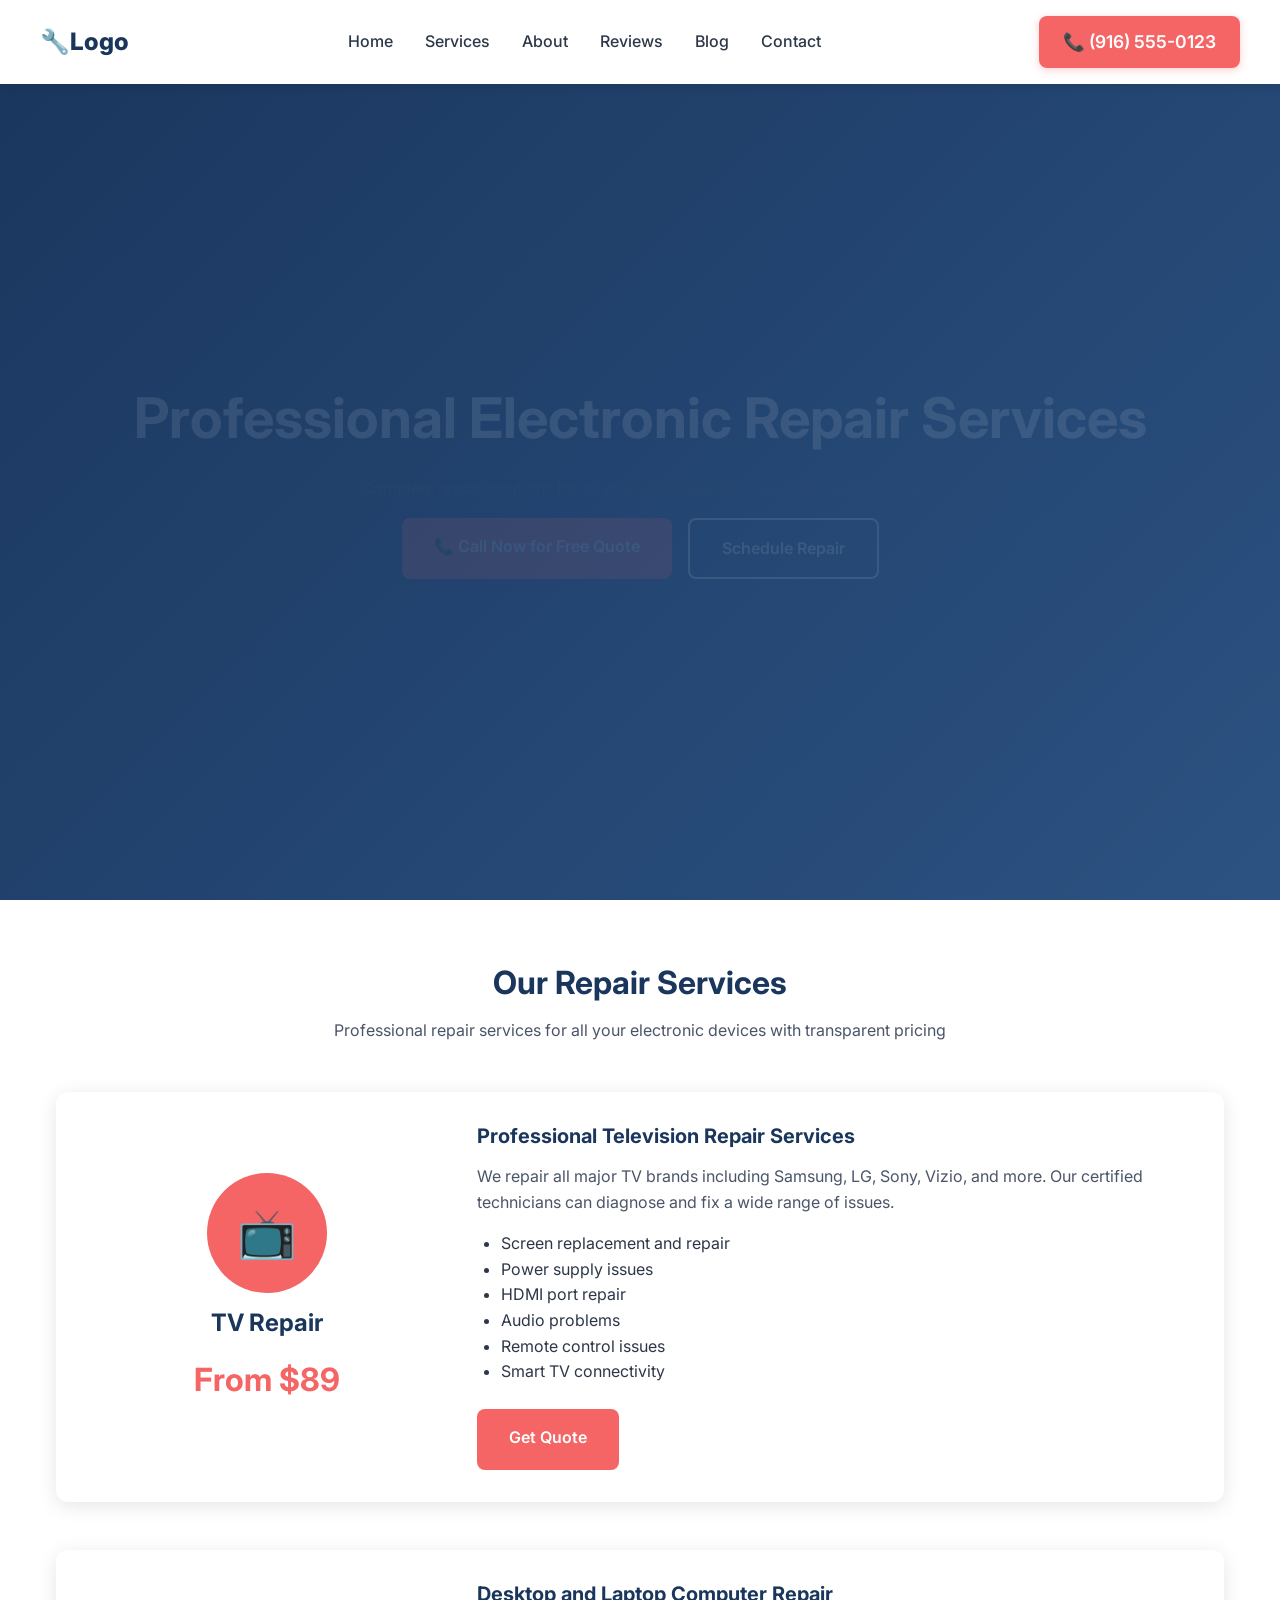
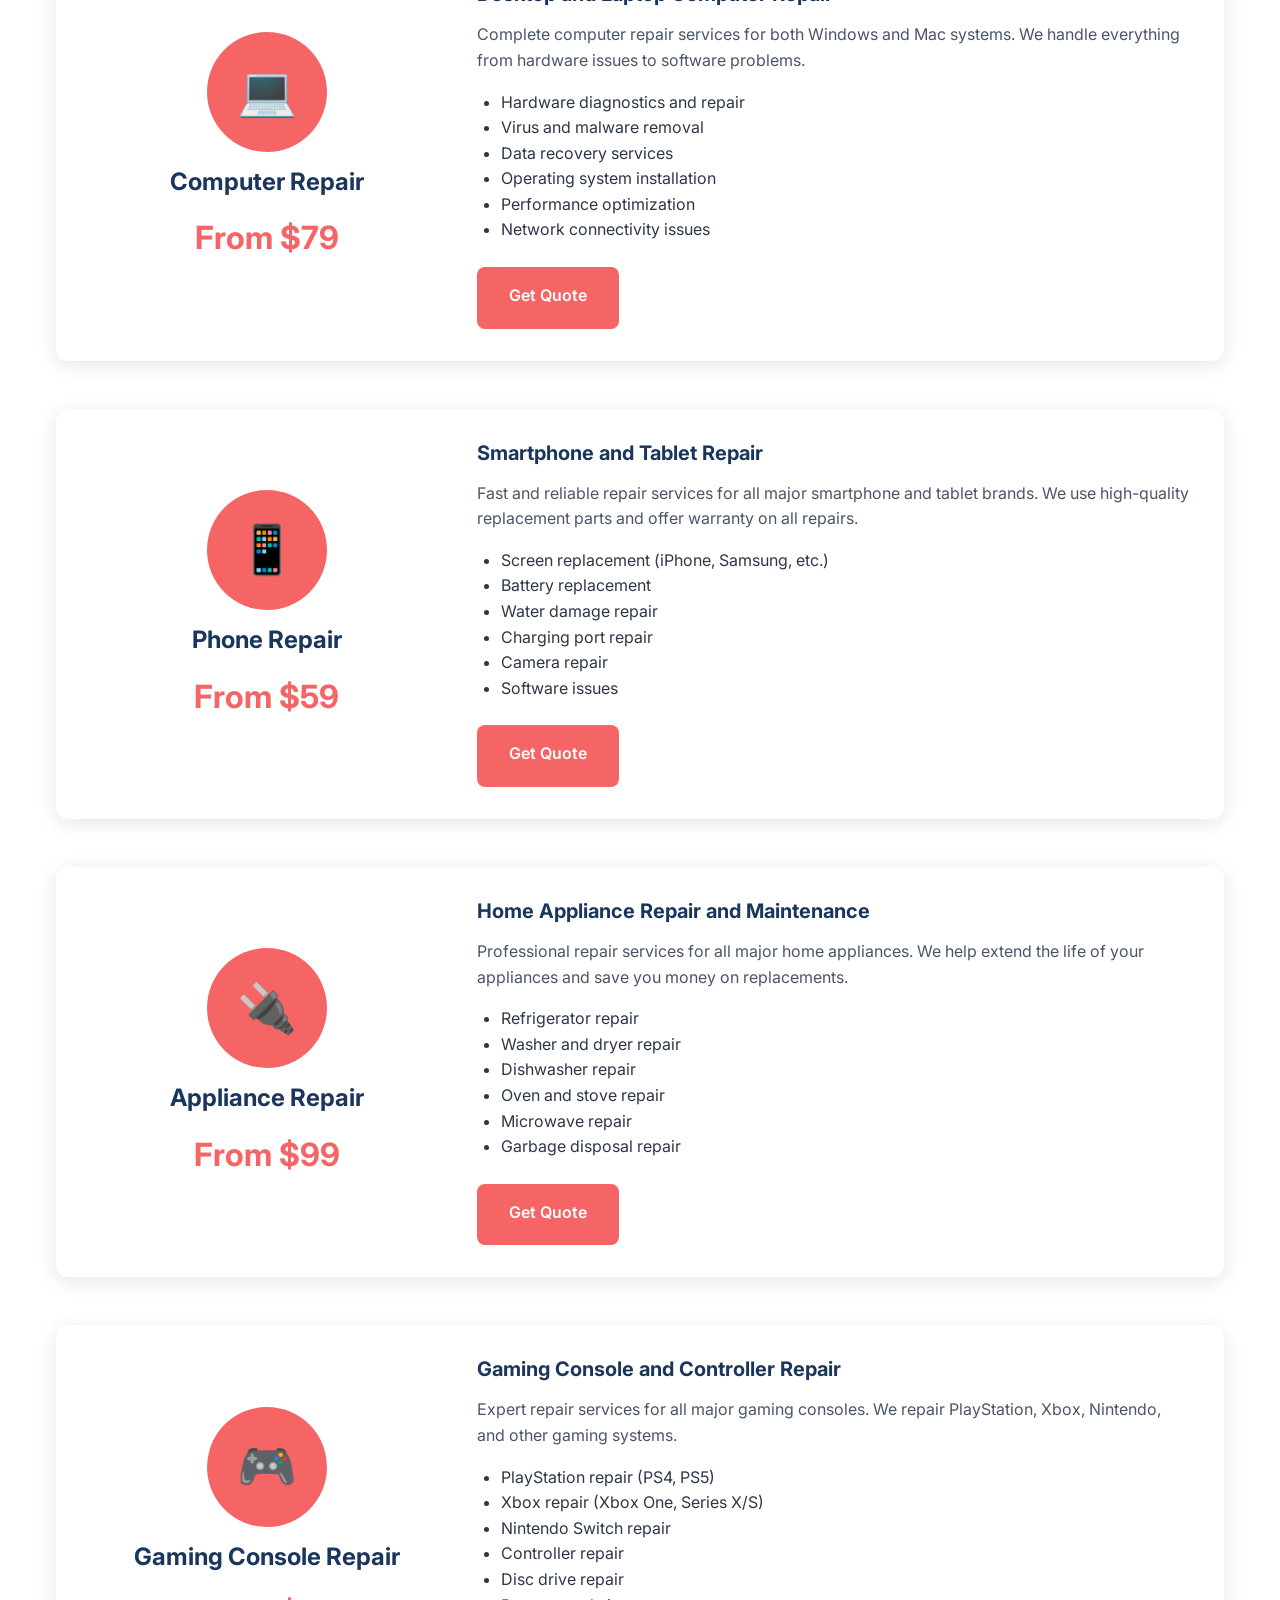
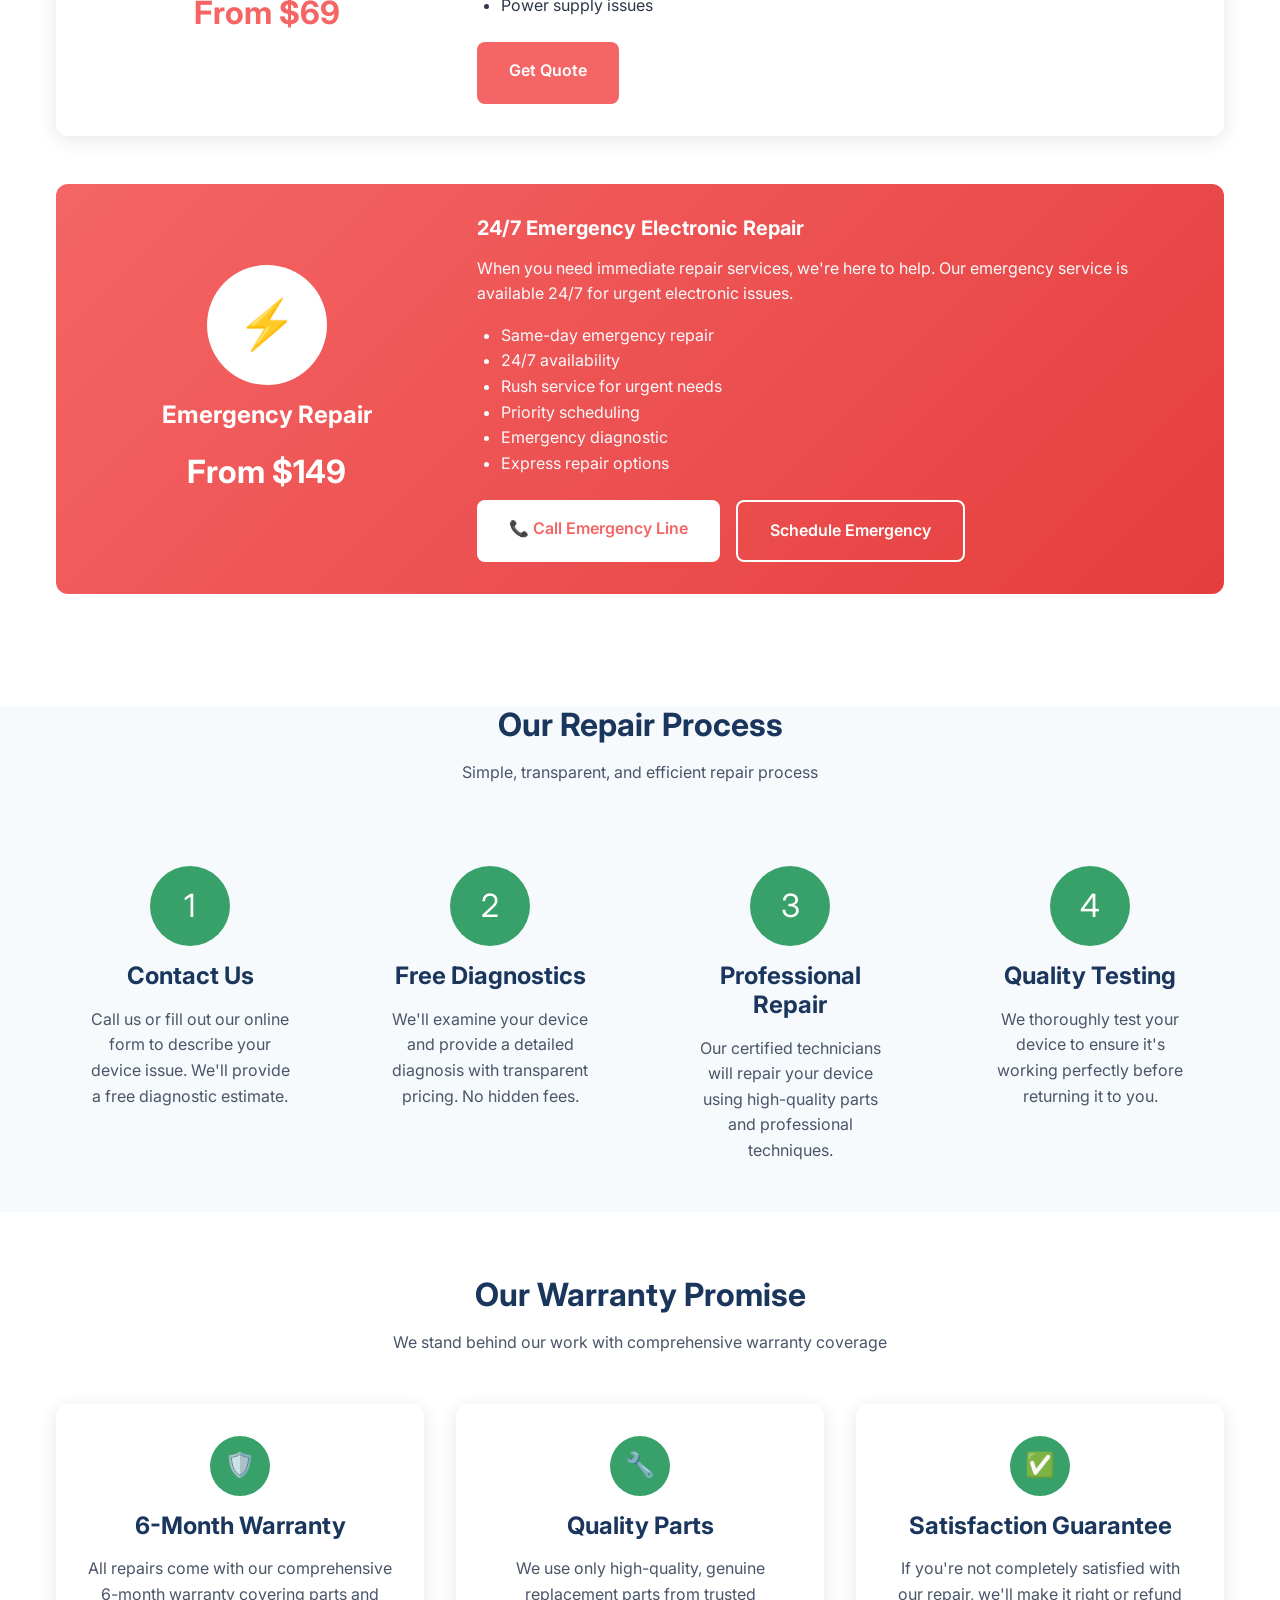
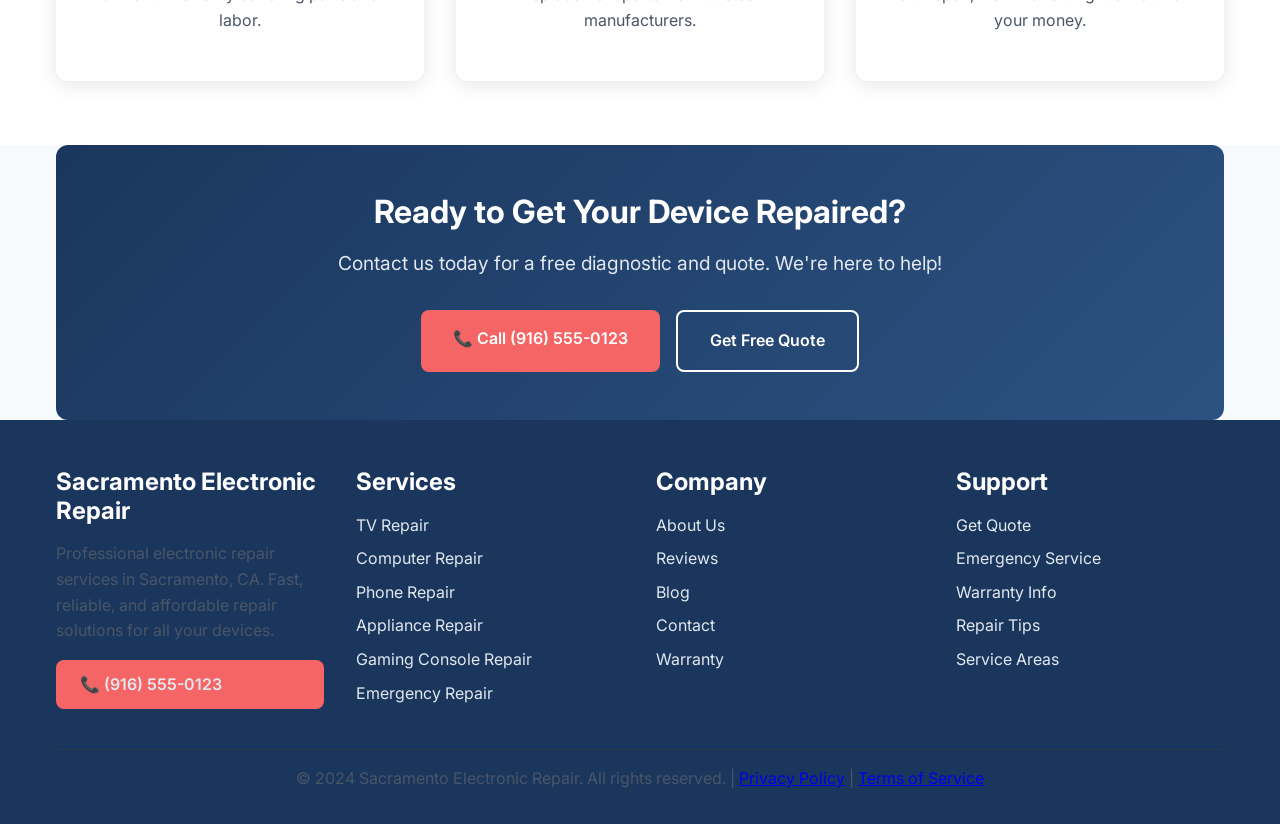
<file: services.html>
<!DOCTYPE html>
<html lang="en">
<head>
    <meta charset="UTF-8">
    <meta name="viewport" content="width=device-width, initial-scale=1.0">
    <title>Electronic Repair Services Sacramento | TV, Computer, Phone Repair</title>
    <meta name="description" content="Complete electronic repair services in Sacramento, CA. TV repair, computer repair, phone repair, appliance repair, and gaming console repair. Free diagnostics and 6-month warranty.">
    <meta name="keywords" content="electronic repair services sacramento, tv repair sacramento, computer repair sacramento, phone repair sacramento, appliance repair sacramento">
    <meta name="author" content="Sacramento Electronic Repair">
    <meta name="robots" content="noindex, nofollow">
    
    <!-- Open Graph Meta Tags -->
    <meta property="og:title" content="Electronic Repair Services Sacramento | Professional Repair Solutions">
    <meta property="og:description" content="Complete electronic repair services in Sacramento, CA. TV repair, computer repair, phone repair, appliance repair, and gaming console repair.">
    <meta property="og:type" content="website">
    <meta property="og:url" content="https://sacramentoelectronicrepair.com/services">
    <meta property="og:image" content="https://sacramentoelectronicrepair.com/assets/images/services-hero.jpg">
    
    <!-- Canonical URL -->
    <link rel="canonical" href="https://sacramentoelectronicrepair.com/services">
    
    <!-- Google Fonts -->
    <link href="https://fonts.googleapis.com/css2?family=Inter:wght@400;500;600;700;800&display=swap" rel="stylesheet">
    
    <!-- CSS -->
    <link rel="stylesheet" href="assets/css/styles.css">
    
    <!-- Schema.org Structured Data -->
    <script type="application/ld+json">
    {
        "@context": "https://schema.org",
        "@type": "Service",
        "name": "Electronic Repair Services",
        "description": "Professional electronic repair services in Sacramento, CA",
        "provider": {
            "@type": "LocalBusiness",
            "name": "Sacramento Electronic Repair",
            "telephone": "+1-916-555-0123",
            "address": {
                "@type": "PostalAddress",
                "streetAddress": "123 Main Street",
                "addressLocality": "Sacramento",
                "addressRegion": "CA",
                "postalCode": "95814",
                "addressCountry": "US"
            }
        },
        "areaServed": {
            "@type": "City",
            "name": "Sacramento",
            "containedInPlace": {
                "@type": "State",
                "name": "California"
            }
        },
        "hasOfferCatalog": {
            "@type": "OfferCatalog",
            "name": "Electronic Repair Services",
            "itemListElement": [
                {
                    "@type": "Offer",
                    "itemOffered": {
                        "@type": "Service",
                        "name": "TV Repair",
                        "description": "Professional television repair services for all brands"
                    },
                    "price": "89",
                    "priceCurrency": "USD"
                },
                {
                    "@type": "Offer",
                    "itemOffered": {
                        "@type": "Service",
                        "name": "Computer Repair",
                        "description": "Desktop and laptop computer repair services"
                    },
                    "price": "79",
                    "priceCurrency": "USD"
                },
                {
                    "@type": "Offer",
                    "itemOffered": {
                        "@type": "Service",
                        "name": "Phone Repair",
                        "description": "Smartphone and tablet repair services"
                    },
                    "price": "59",
                    "priceCurrency": "USD"
                }
            ]
        }
    }
    </script>
</head>
<body>
    <!-- Header -->
    <header class="header">
        <nav class="nav container">
            <a href="/" class="logo">🔧Logo</a>
            <ul class="nav-menu">
                <li><a href="/" class="nav-link">Home</a></li>
                <li><a href="services.html" class="nav-link">Services</a></li>
                <li><a href="about.html" class="nav-link">About</a></li>
                <li><a href="reviews.html" class="nav-link">Reviews</a></li>
                <li><a href="blog.html" class="nav-link">Blog</a></li>
                <li><a href="contact.html" class="nav-link">Contact</a></li>
            </ul>
            <a href="tel:+19165550123" class="phone-btn">📞 (916) 555-0123</a>
            <button class="mobile-menu-toggle" aria-label="Toggle mobile menu">☰</button>
        </nav>
    </header>

    <!-- Main Content -->
    <main id="main-content">
        <!-- Hero Section -->
        <section class="hero">
            <div class="container">
                <h1>Professional Electronic Repair Services</h1>
                <p>Complete repair solutions for all your electronic devices in Sacramento, CA</p>
                <div class="cta-buttons">
                    <a href="tel:+19165550123" class="btn btn-primary">📞 Call Now for Free Quote</a>
                    <a href="contact.html" class="btn btn-secondary">Schedule Repair</a>
                </div>
            </div>
        </section>

        <!-- Services Overview -->
        <section class="services section">
            <div class="container">
                <h2 class="text-center">Our Repair Services</h2>
                <p class="text-center">Professional repair services for all your electronic devices with transparent pricing</p>
                
                <!-- TV Repair -->
                <div id="tv-repair" class="service-detail" style="margin: 3rem 0; padding: 2rem; background: white; border-radius: 12px; box-shadow: 0 4px 20px rgba(0,0,0,0.1);">
                    <div style="display: grid; grid-template-columns: 1fr 2fr; gap: 2rem; align-items: center;">
                        <div style="text-align: center;">
                            <div style="width: 120px; height: 120px; background: #f56565; border-radius: 50%; display: flex; align-items: center; justify-content: center; margin: 0 auto 1rem; font-size: 3rem;">📺</div>
                            <h3>TV Repair</h3>
                            <div style="font-size: 2rem; font-weight: 700; color: #f56565; margin: 1rem 0;">From $89</div>
                        </div>
                        <div>
                            <h4>Professional Television Repair Services</h4>
                            <p>We repair all major TV brands including Samsung, LG, Sony, Vizio, and more. Our certified technicians can diagnose and fix a wide range of issues.</p>
                            <ul style="margin: 1rem 0; padding-left: 1.5rem;">
                                <li>Screen replacement and repair</li>
                                <li>Power supply issues</li>
                                <li>HDMI port repair</li>
                                <li>Audio problems</li>
                                <li>Remote control issues</li>
                                <li>Smart TV connectivity</li>
                            </ul>
                            <div style="display: flex; gap: 1rem; margin-top: 1.5rem;">
                                <a href="tel:+19165550123" class="btn btn-primary">Get Quote</a>
                                <a href="contact.html" class="btn btn-secondary">Learn More</a>
                            </div>
                        </div>
                    </div>
                </div>

                <!-- Computer Repair -->
                <div id="computer-repair" class="service-detail" style="margin: 3rem 0; padding: 2rem; background: white; border-radius: 12px; box-shadow: 0 4px 20px rgba(0,0,0,0.1);">
                    <div style="display: grid; grid-template-columns: 1fr 2fr; gap: 2rem; align-items: center;">
                        <div style="text-align: center;">
                            <div style="width: 120px; height: 120px; background: #f56565; border-radius: 50%; display: flex; align-items: center; justify-content: center; margin: 0 auto 1rem; font-size: 3rem;">💻</div>
                            <h3>Computer Repair</h3>
                            <div style="font-size: 2rem; font-weight: 700; color: #f56565; margin: 1rem 0;">From $79</div>
                        </div>
                        <div>
                            <h4>Desktop and Laptop Computer Repair</h4>
                            <p>Complete computer repair services for both Windows and Mac systems. We handle everything from hardware issues to software problems.</p>
                            <ul style="margin: 1rem 0; padding-left: 1.5rem;">
                                <li>Hardware diagnostics and repair</li>
                                <li>Virus and malware removal</li>
                                <li>Data recovery services</li>
                                <li>Operating system installation</li>
                                <li>Performance optimization</li>
                                <li>Network connectivity issues</li>
                            </ul>
                            <div style="display: flex; gap: 1rem; margin-top: 1.5rem;">
                                <a href="tel:+19165550123" class="btn btn-primary">Get Quote</a>
                                <a href="contact.html" class="btn btn-secondary">Learn More</a>
                            </div>
                        </div>
                    </div>
                </div>

                <!-- Phone Repair -->
                <div id="phone-repair" class="service-detail" style="margin: 3rem 0; padding: 2rem; background: white; border-radius: 12px; box-shadow: 0 4px 20px rgba(0,0,0,0.1);">
                    <div style="display: grid; grid-template-columns: 1fr 2fr; gap: 2rem; align-items: center;">
                        <div style="text-align: center;">
                            <div style="width: 120px; height: 120px; background: #f56565; border-radius: 50%; display: flex; align-items: center; justify-content: center; margin: 0 auto 1rem; font-size: 3rem;">📱</div>
                            <h3>Phone Repair</h3>
                            <div style="font-size: 2rem; font-weight: 700; color: #f56565; margin: 1rem 0;">From $59</div>
                        </div>
                        <div>
                            <h4>Smartphone and Tablet Repair</h4>
                            <p>Fast and reliable repair services for all major smartphone and tablet brands. We use high-quality replacement parts and offer warranty on all repairs.</p>
                            <ul style="margin: 1rem 0; padding-left: 1.5rem;">
                                <li>Screen replacement (iPhone, Samsung, etc.)</li>
                                <li>Battery replacement</li>
                                <li>Water damage repair</li>
                                <li>Charging port repair</li>
                                <li>Camera repair</li>
                                <li>Software issues</li>
                            </ul>
                            <div style="display: flex; gap: 1rem; margin-top: 1.5rem;">
                                <a href="tel:+19165550123" class="btn btn-primary">Get Quote</a>
                                <a href="contact.html" class="btn btn-secondary">Learn More</a>
                            </div>
                        </div>
                    </div>
                </div>

                <!-- Appliance Repair -->
                <div id="appliance-repair" class="service-detail" style="margin: 3rem 0; padding: 2rem; background: white; border-radius: 12px; box-shadow: 0 4px 20px rgba(0,0,0,0.1);">
                    <div style="display: grid; grid-template-columns: 1fr 2fr; gap: 2rem; align-items: center;">
                        <div style="text-align: center;">
                            <div style="width: 120px; height: 120px; background: #f56565; border-radius: 50%; display: flex; align-items: center; justify-content: center; margin: 0 auto 1rem; font-size: 3rem;">🔌</div>
                            <h3>Appliance Repair</h3>
                            <div style="font-size: 2rem; font-weight: 700; color: #f56565; margin: 1rem 0;">From $99</div>
                        </div>
                        <div>
                            <h4>Home Appliance Repair and Maintenance</h4>
                            <p>Professional repair services for all major home appliances. We help extend the life of your appliances and save you money on replacements.</p>
                            <ul style="margin: 1rem 0; padding-left: 1.5rem;">
                                <li>Refrigerator repair</li>
                                <li>Washer and dryer repair</li>
                                <li>Dishwasher repair</li>
                                <li>Oven and stove repair</li>
                                <li>Microwave repair</li>
                                <li>Garbage disposal repair</li>
                            </ul>
                            <div style="display: flex; gap: 1rem; margin-top: 1.5rem;">
                                <a href="tel:+19165550123" class="btn btn-primary">Get Quote</a>
                                <a href="contact.html" class="btn btn-secondary">Learn More</a>
                            </div>
                        </div>
                    </div>
                </div>

                <!-- Gaming Console Repair -->
                <div id="gaming-repair" class="service-detail" style="margin: 3rem 0; padding: 2rem; background: white; border-radius: 12px; box-shadow: 0 4px 20px rgba(0,0,0,0.1);">
                    <div style="display: grid; grid-template-columns: 1fr 2fr; gap: 2rem; align-items: center;">
                        <div style="text-align: center;">
                            <div style="width: 120px; height: 120px; background: #f56565; border-radius: 50%; display: flex; align-items: center; justify-content: center; margin: 0 auto 1rem; font-size: 3rem;">🎮</div>
                            <h3>Gaming Console Repair</h3>
                            <div style="font-size: 2rem; font-weight: 700; color: #f56565; margin: 1rem 0;">From $69</div>
                        </div>
                        <div>
                            <h4>Gaming Console and Controller Repair</h4>
                            <p>Expert repair services for all major gaming consoles. We repair PlayStation, Xbox, Nintendo, and other gaming systems.</p>
                            <ul style="margin: 1rem 0; padding-left: 1.5rem;">
                                <li>PlayStation repair (PS4, PS5)</li>
                                <li>Xbox repair (Xbox One, Series X/S)</li>
                                <li>Nintendo Switch repair</li>
                                <li>Controller repair</li>
                                <li>Disc drive repair</li>
                                <li>Power supply issues</li>
                            </ul>
                            <div style="display: flex; gap: 1rem; margin-top: 1.5rem;">
                                <a href="tel:+19165550123" class="btn btn-primary">Get Quote</a>
                                <a href="contact.html" class="btn btn-secondary">Learn More</a>
                            </div>
                        </div>
                    </div>
                </div>

                <!-- Emergency Repair -->
                <div id="emergency-repair" class="service-detail" style="margin: 3rem 0; padding: 2rem; background: linear-gradient(135deg, #f56565 0%, #e53e3e 100%); color: white; border-radius: 12px;">
                    <div style="display: grid; grid-template-columns: 1fr 2fr; gap: 2rem; align-items: center;">
                        <div style="text-align: center;">
                            <div style="width: 120px; height: 120px; background: white; border-radius: 50%; display: flex; align-items: center; justify-content: center; margin: 0 auto 1rem; font-size: 3rem; color: #f56565;">⚡</div>
                            <h3 style="color: white;">Emergency Repair</h3>
                            <div style="font-size: 2rem; font-weight: 700; color: white; margin: 1rem 0;">From $149</div>
                        </div>
                        <div>
                            <h4 style="color: white;">24/7 Emergency Electronic Repair</h4>
                            <p style="color: #f7fafc;">When you need immediate repair services, we're here to help. Our emergency service is available 24/7 for urgent electronic issues.</p>
                            <ul style="margin: 1rem 0; padding-left: 1.5rem; color: #f7fafc;">
                                <li>Same-day emergency repair</li>
                                <li>24/7 availability</li>
                                <li>Rush service for urgent needs</li>
                                <li>Priority scheduling</li>
                                <li>Emergency diagnostic</li>
                                <li>Express repair options</li>
                            </ul>
                            <div style="display: flex; gap: 1rem; margin-top: 1.5rem;">
                                <a href="tel:+19165550123" class="btn" style="background: white; color: #f56565; padding: 1rem 2rem; border-radius: 8px; text-decoration: none; font-weight: 600;">📞 Call Emergency Line</a>
                                <a href="contact.html" class="btn" style="background: transparent; color: white; border: 2px solid white; padding: 1rem 2rem; border-radius: 8px; text-decoration: none; font-weight: 600;">Schedule Emergency</a>
                            </div>
                        </div>
                    </div>
                </div>
            </div>
        </section>

        <!-- Process Section -->
        <section class="section-alt">
            <div class="container">
                <h2 class="text-center">Our Repair Process</h2>
                <p class="text-center">Simple, transparent, and efficient repair process</p>
                <div style="display: grid; grid-template-columns: repeat(auto-fit, minmax(250px, 1fr)); gap: 2rem; margin-top: 3rem;">
                    <div style="text-align: center; padding: 2rem;">
                        <div style="width: 80px; height: 80px; background: #38a169; border-radius: 50%; display: flex; align-items: center; justify-content: center; margin: 0 auto 1rem; font-size: 2rem; color: white;">1</div>
                        <h3>Contact Us</h3>
                        <p>Call us or fill out our online form to describe your device issue. We'll provide a free diagnostic estimate.</p>
                    </div>
                    <div style="text-align: center; padding: 2rem;">
                        <div style="width: 80px; height: 80px; background: #38a169; border-radius: 50%; display: flex; align-items: center; justify-content: center; margin: 0 auto 1rem; font-size: 2rem; color: white;">2</div>
                        <h3>Free Diagnostics</h3>
                        <p>We'll examine your device and provide a detailed diagnosis with transparent pricing. No hidden fees.</p>
                    </div>
                    <div style="text-align: center; padding: 2rem;">
                        <div style="width: 80px; height: 80px; background: #38a169; border-radius: 50%; display: flex; align-items: center; justify-content: center; margin: 0 auto 1rem; font-size: 2rem; color: white;">3</div>
                        <h3>Professional Repair</h3>
                        <p>Our certified technicians will repair your device using high-quality parts and professional techniques.</p>
                    </div>
                    <div style="text-align: center; padding: 2rem;">
                        <div style="width: 80px; height: 80px; background: #38a169; border-radius: 50%; display: flex; align-items: center; justify-content: center; margin: 0 auto 1rem; font-size: 2rem; color: white;">4</div>
                        <h3>Quality Testing</h3>
                        <p>We thoroughly test your device to ensure it's working perfectly before returning it to you.</p>
                    </div>
                </div>
            </div>
        </section>

        <!-- Warranty Section -->
        <section class="section">
            <div class="container">
                <h2 class="text-center">Our Warranty Promise</h2>
                <p class="text-center">We stand behind our work with comprehensive warranty coverage</p>
                <div style="display: grid; grid-template-columns: repeat(auto-fit, minmax(300px, 1fr)); gap: 2rem; margin-top: 3rem;">
                    <div style="background: white; padding: 2rem; border-radius: 12px; box-shadow: 0 4px 20px rgba(0,0,0,0.1); text-align: center;">
                        <div style="width: 60px; height: 60px; background: #38a169; border-radius: 50%; display: flex; align-items: center; justify-content: center; margin: 0 auto 1rem; font-size: 1.5rem; color: white;">🛡️</div>
                        <h3>6-Month Warranty</h3>
                        <p>All repairs come with our comprehensive 6-month warranty covering parts and labor.</p>
                    </div>
                    <div style="background: white; padding: 2rem; border-radius: 12px; box-shadow: 0 4px 20px rgba(0,0,0,0.1); text-align: center;">
                        <div style="width: 60px; height: 60px; background: #38a169; border-radius: 50%; display: flex; align-items: center; justify-content: center; margin: 0 auto 1rem; font-size: 1.5rem; color: white;">🔧</div>
                        <h3>Quality Parts</h3>
                        <p>We use only high-quality, genuine replacement parts from trusted manufacturers.</p>
                    </div>
                    <div style="background: white; padding: 2rem; border-radius: 12px; box-shadow: 0 4px 20px rgba(0,0,0,0.1); text-align: center;">
                        <div style="width: 60px; height: 60px; background: #38a169; border-radius: 50%; display: flex; align-items: center; justify-content: center; margin: 0 auto 1rem; font-size: 1.5rem; color: white;">✅</div>
                        <h3>Satisfaction Guarantee</h3>
                        <p>If you're not completely satisfied with our repair, we'll make it right or refund your money.</p>
                    </div>
                </div>
            </div>
        </section>

        <!-- CTA Section -->
        <section class="section-alt">
            <div class="container">
                <div style="text-align: center; padding: 3rem 2rem; background: linear-gradient(135deg, #1a365d 0%, #2c5282 100%); color: white; border-radius: 12px;">
                    <h2 style="color: white; margin-bottom: 1rem;">Ready to Get Your Device Repaired?</h2>
                    <p style="color: #e2e8f0; margin-bottom: 2rem; font-size: 1.2rem;">Contact us today for a free diagnostic and quote. We're here to help!</p>
                    <div style="display: flex; gap: 1rem; justify-content: center; flex-wrap: wrap;">
                        <a href="tel:+19165550123" class="btn btn-primary">📞 Call (916) 555-0123</a>
                        <a href="contact.html" class="btn btn-secondary">Get Free Quote</a>
                    </div>
                </div>
            </div>
        </section>
    </main>

    <!-- Footer -->
    <footer class="footer">
        <div class="container">
            <div class="footer-content">
                <div class="footer-section">
                    <h3>Sacramento Electronic Repair</h3>
                    <p>Professional electronic repair services in Sacramento, CA. Fast, reliable, and affordable repair solutions for all your devices.</p>
                    <div style="margin-top: 1rem;">
                        <a href="tel:+19165550123" class="phone-btn">📞 (916) 555-0123</a>
                    </div>
                </div>
                <div class="footer-section">
                    <h3>Services</h3>
                    <a href="#tv-repair">TV Repair</a>
                    <a href="#computer-repair">Computer Repair</a>
                    <a href="#phone-repair">Phone Repair</a>
                    <a href="#appliance-repair">Appliance Repair</a>
                    <a href="#gaming-repair">Gaming Console Repair</a>
                    <a href="#emergency-repair">Emergency Repair</a>
                </div>
                <div class="footer-section">
                    <h3>Company</h3>
                    <a href="about.html">About Us</a>
                    <a href="reviews.html">Reviews</a>
                    <a href="blog.html">Blog</a>
                    <a href="contact.html">Contact</a>
                    <a href="warranty.html">Warranty</a>
                </div>
                <div class="footer-section">
                    <h3>Support</h3>
                    <a href="contact.html">Get Quote</a>
                    <a href="tel:+19165550123">Emergency Service</a>
                    <a href="warranty.html">Warranty Info</a>
                    <a href="blog.html">Repair Tips</a>
                    <a href="contact.html">Service Areas</a>
                </div>
            </div>
            <div class="footer-bottom">
                <p>&copy; 2024 Sacramento Electronic Repair. All rights reserved. | <a href="privacy.html">Privacy Policy</a> | <a href="terms.html">Terms of Service</a></p>
            </div>
        </div>
    </footer>

    <!-- JavaScript -->
    <script src="assets/js/script.js"></script>
</body>
</html>
</file>
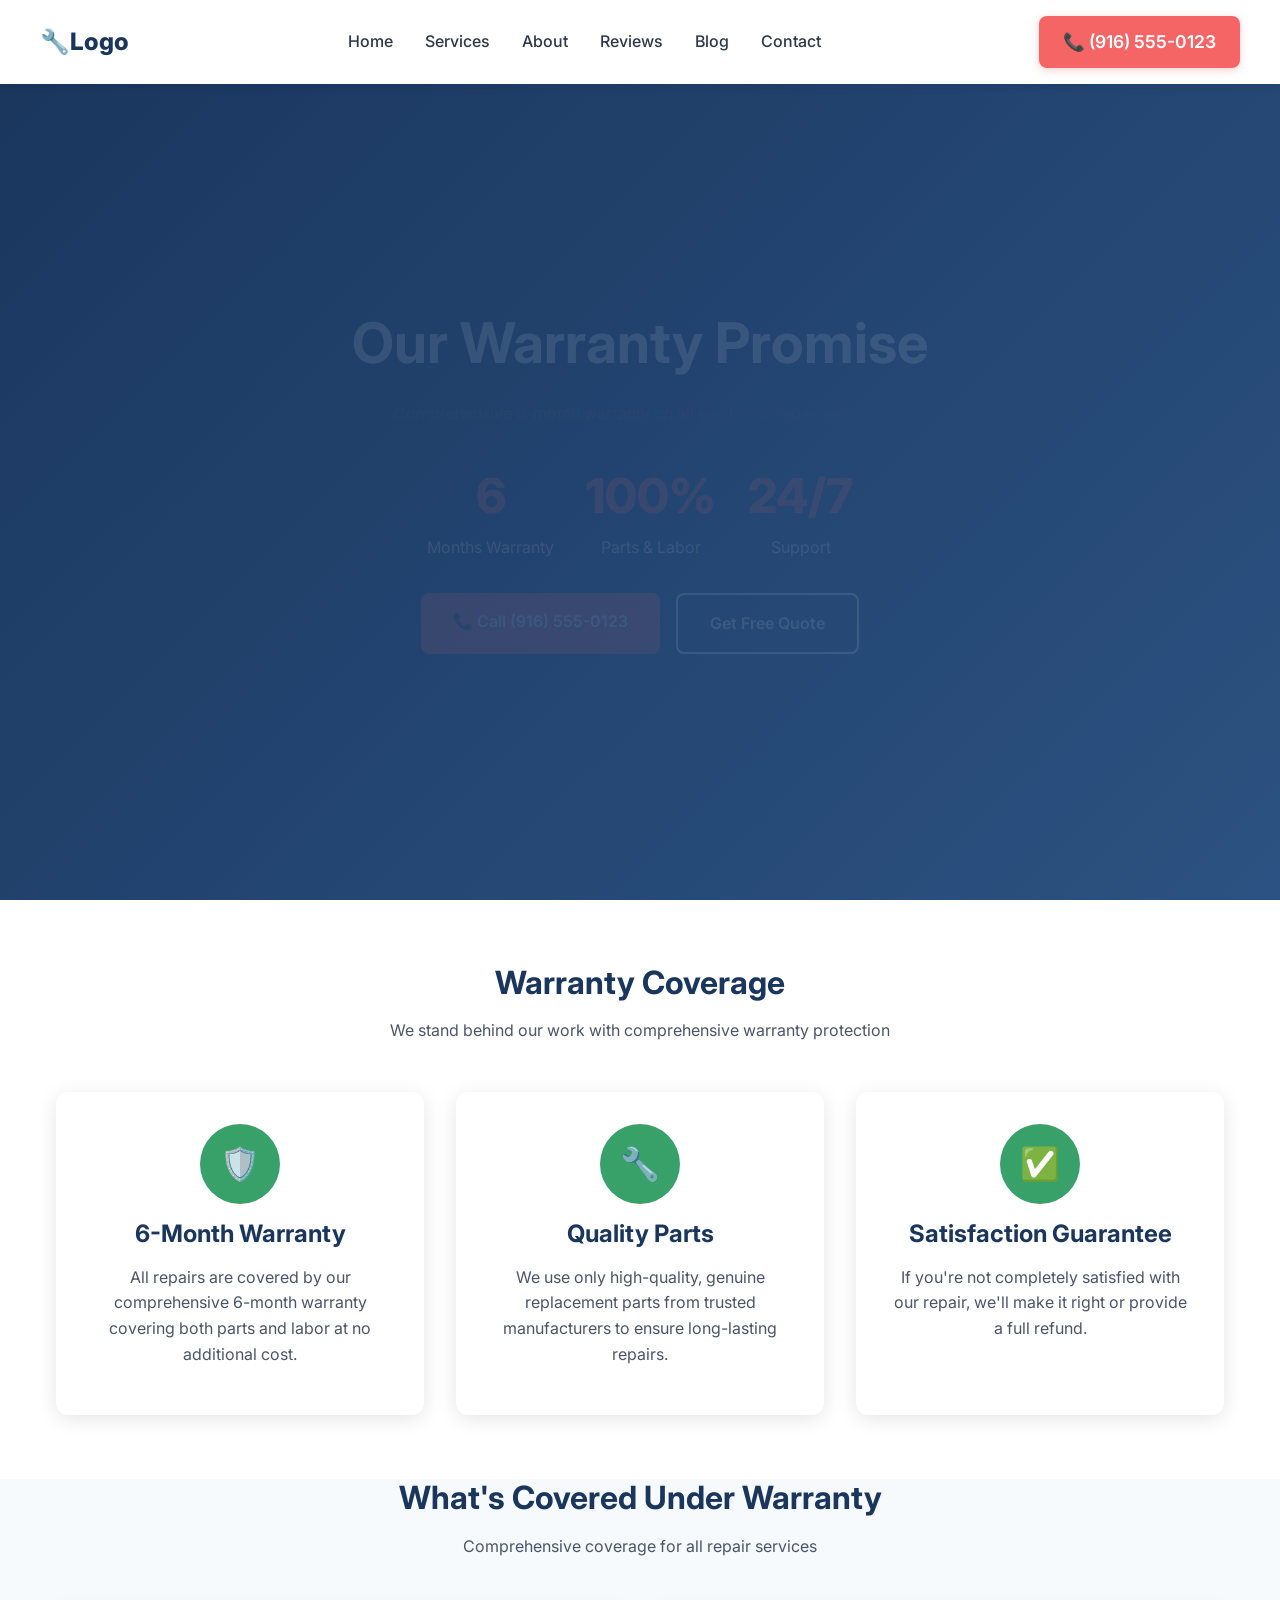
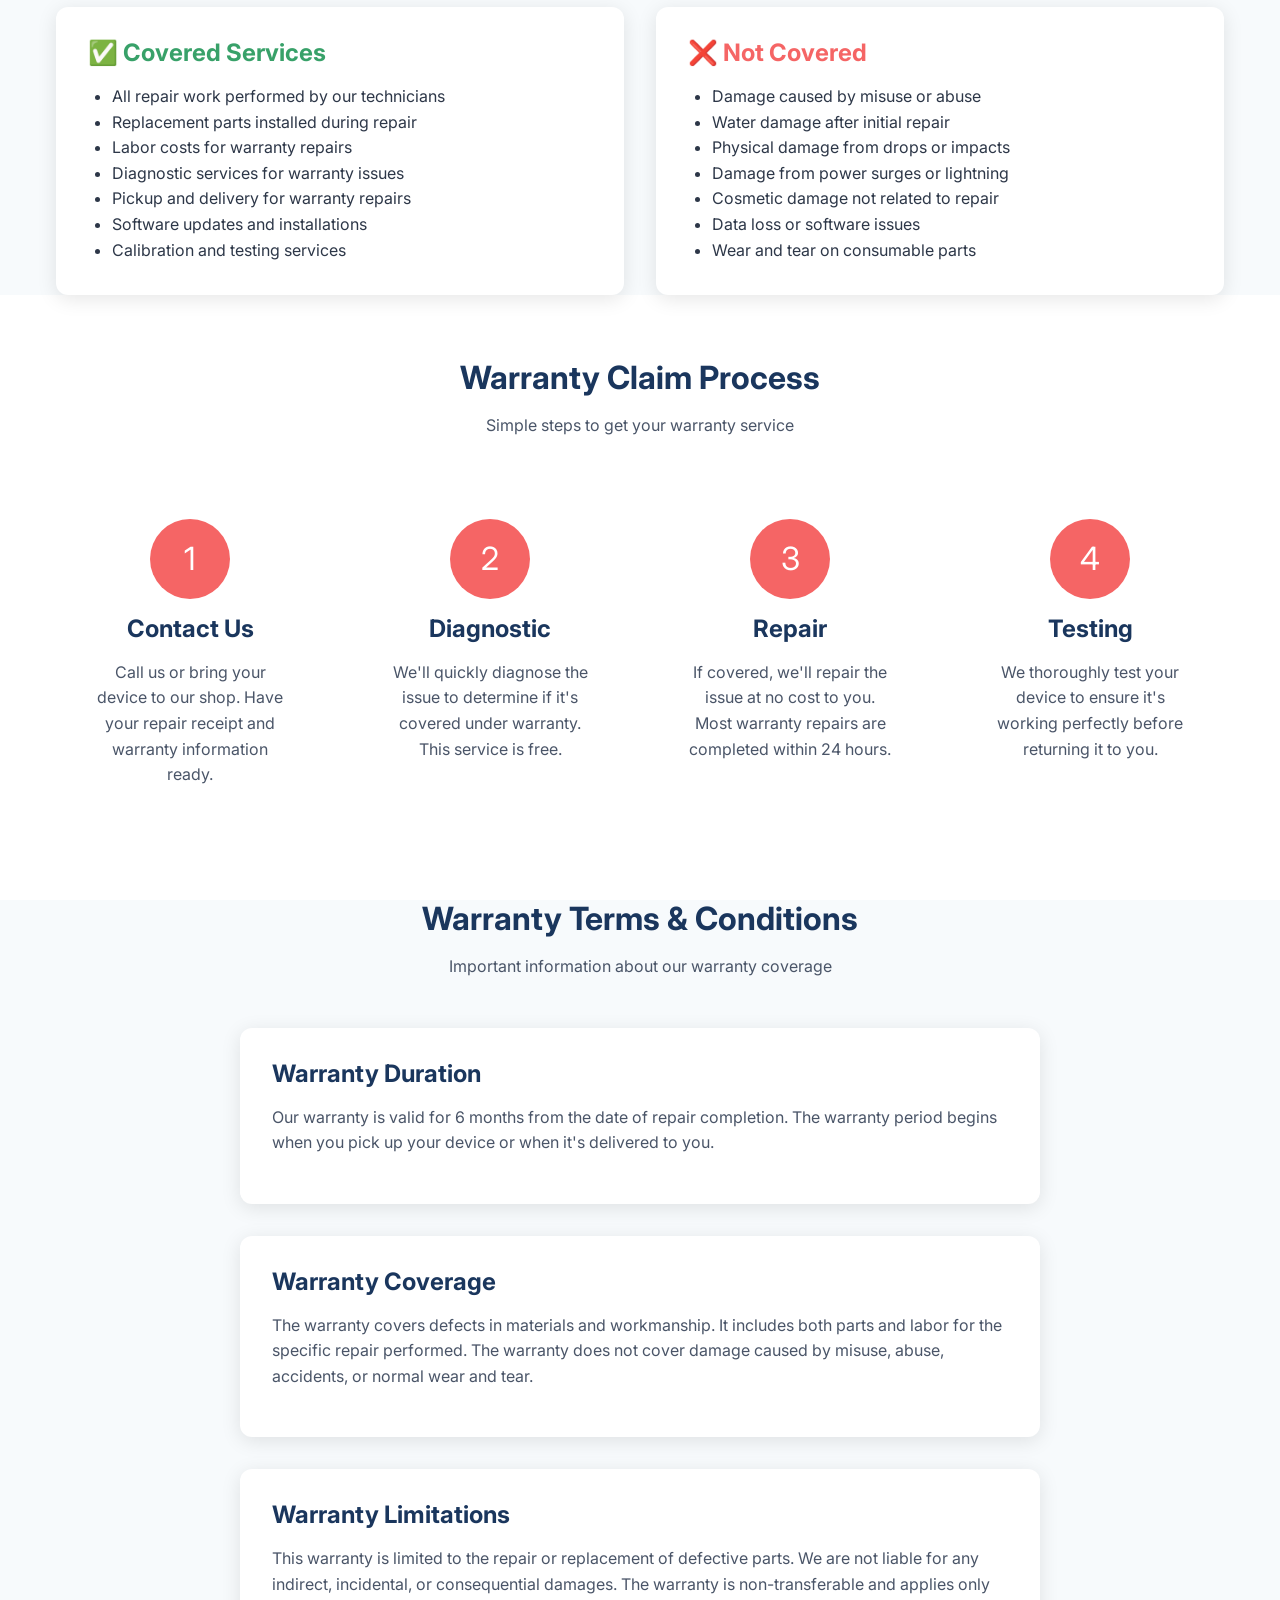
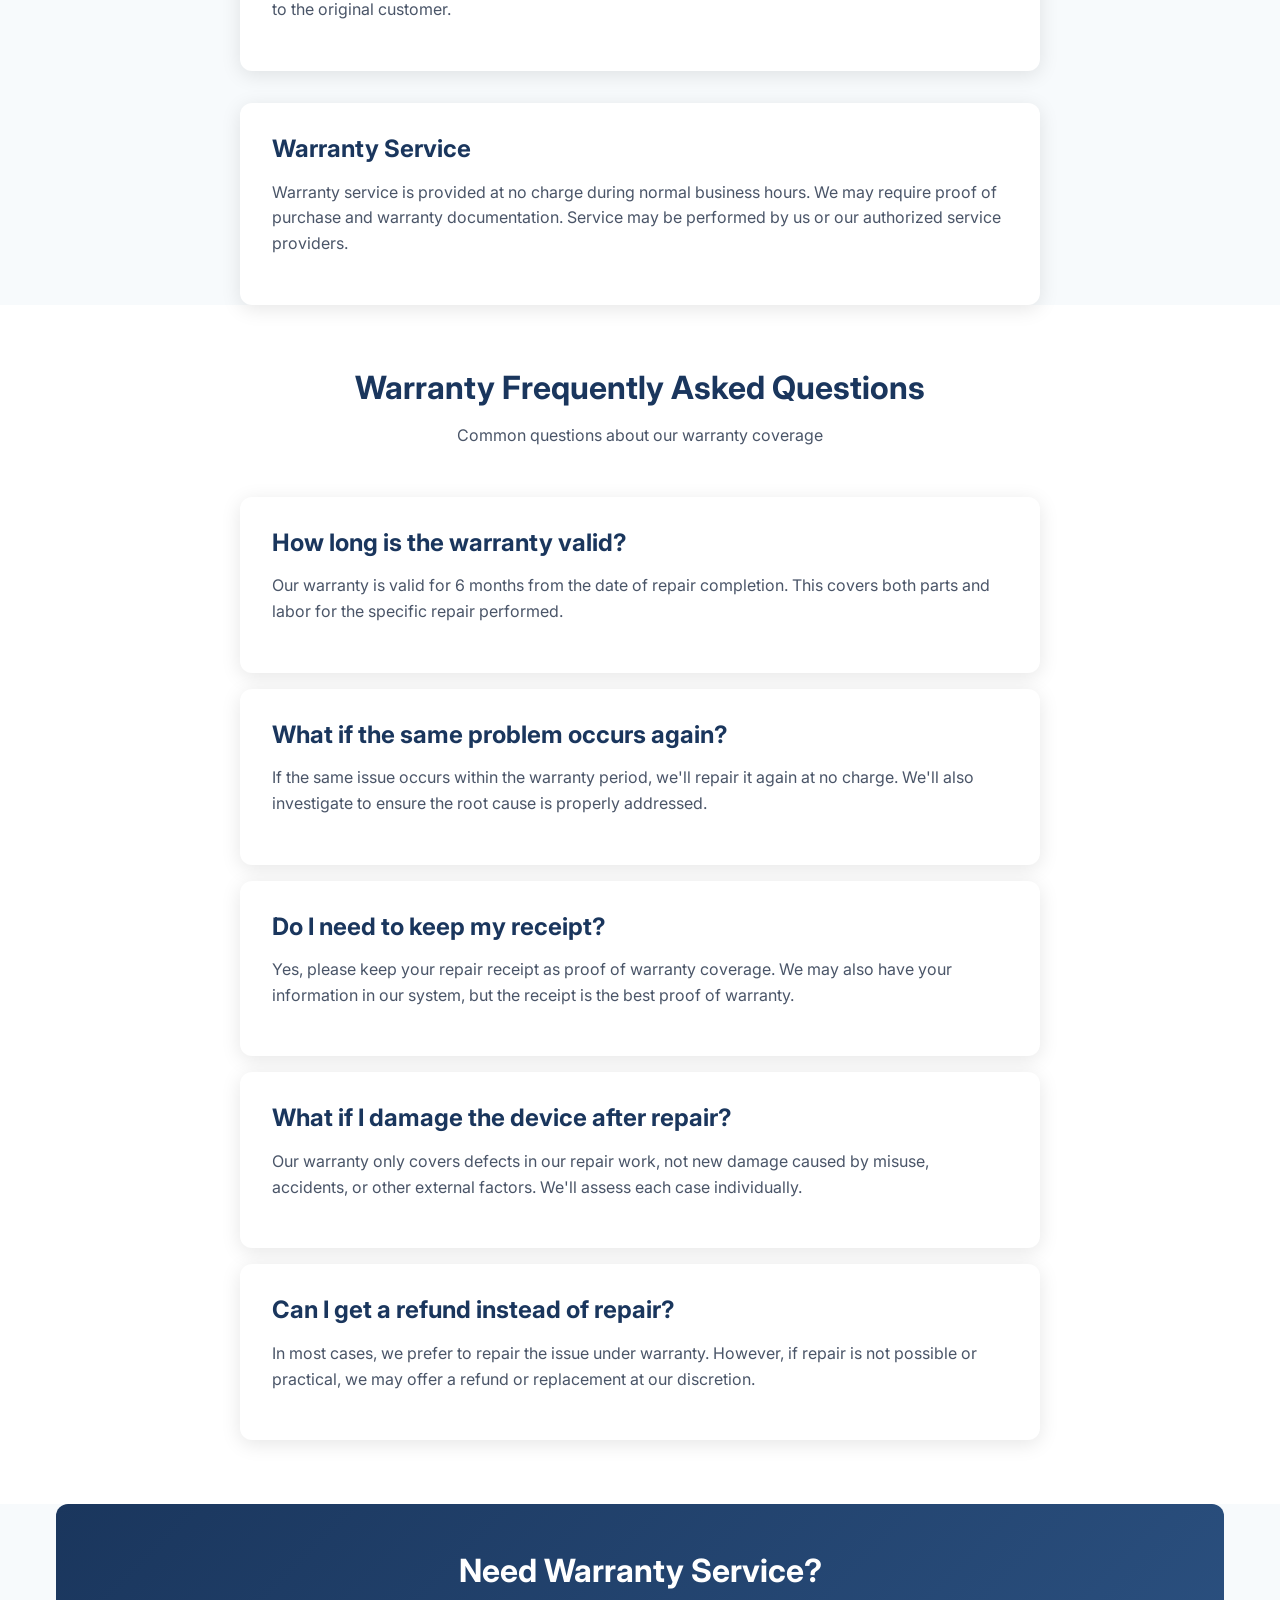
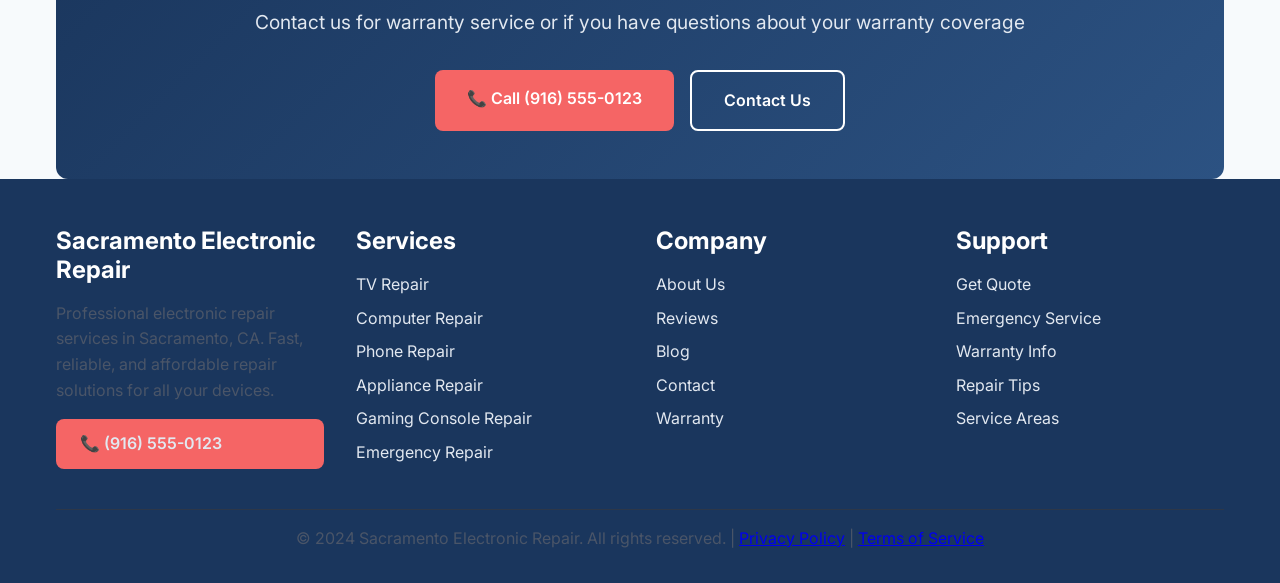
<file: warranty.html>
<!DOCTYPE html>
<html lang="en">
<head>
    <meta charset="UTF-8">
    <meta name="viewport" content="width=device-width, initial-scale=1.0">
    <title>Warranty Information | Sacramento Electronic Repair | 6-Month Warranty</title>
    <meta name="description" content="Comprehensive warranty information for Sacramento Electronic Repair services. 6-month warranty on all repairs, parts and labor included. Learn about our warranty coverage and terms.">
    <meta name="keywords" content="electronic repair warranty sacramento, repair warranty terms, 6 month warranty, electronic repair guarantee sacramento">
    <meta name="author" content="Sacramento Electronic Repair">
    <meta name="robots" content="noindex, nofollow">
    
    <!-- Open Graph Meta Tags -->
    <meta property="og:title" content="Warranty Information | Sacramento Electronic Repair | 6-Month Warranty">
    <meta property="og:description" content="Comprehensive warranty information for Sacramento Electronic Repair services. 6-month warranty on all repairs, parts and labor included.">
    <meta property="og:type" content="website">
    <meta property="og:url" content="https://sacramentoelectronicrepair.com/warranty">
    <meta property="og:image" content="https://sacramentoelectronicrepair.com/assets/images/warranty-hero.jpg">
    
    <!-- Canonical URL -->
    <link rel="canonical" href="https://sacramentoelectronicrepair.com/warranty">
    
    <!-- Google Fonts -->
    <link href="https://fonts.googleapis.com/css2?family=Inter:wght@400;500;600;700;800&display=swap" rel="stylesheet">
    
    <!-- CSS -->
    <link rel="stylesheet" href="assets/css/styles.css">
    
    <!-- Schema.org Structured Data -->
    <script type="application/ld+json">
    {
        "@context": "https://schema.org",
        "@type": "WarrantyScope",
        "name": "Sacramento Electronic Repair Warranty",
        "description": "6-month comprehensive warranty on all electronic repair services",
        "warrantyOffers": {
            "@type": "Offer",
            "name": "6-Month Repair Warranty",
            "description": "Comprehensive warranty covering parts and labor for all electronic repairs",
            "validFrom": "2024-01-01",
            "validThrough": "2024-12-31",
            "warranty": {
                "@type": "WarrantyPromise",
                "name": "6-Month Repair Warranty",
                "description": "All repairs are covered by our 6-month warranty covering both parts and labor",
                "durationOfWarranty": "P6M"
            }
        }
    }
    </script>
</head>
<body>
    <!-- Header -->
    <header class="header">
        <nav class="nav container">
            <a href="/" class="logo">🔧Logo</a>
            <ul class="nav-menu">
                <li><a href="/" class="nav-link">Home</a></li>
                <li><a href="services.html" class="nav-link">Services</a></li>
                <li><a href="about.html" class="nav-link">About</a></li>
                <li><a href="reviews.html" class="nav-link">Reviews</a></li>
                <li><a href="blog.html" class="nav-link">Blog</a></li>
                <li><a href="contact.html" class="nav-link">Contact</a></li>
            </ul>
            <a href="tel:+19165550123" class="phone-btn">📞 (916) 555-0123</a>
            <button class="mobile-menu-toggle" aria-label="Toggle mobile menu">☰</button>
        </nav>
    </header>

    <!-- Main Content -->
    <main id="main-content">
        <!-- Hero Section -->
        <section class="hero">
            <div class="container">
                <h1>Our Warranty Promise</h1>
                <p>Comprehensive 6-month warranty on all electronic repair services</p>
                <div style="display: flex; align-items: center; justify-content: center; gap: 2rem; margin-top: 2rem; flex-wrap: wrap;">
                    <div style="text-align: center;">
                        <div style="font-size: 3rem; font-weight: 800; color: #f56565;">6</div>
                        <div style="color: #e2e8f0;">Months Warranty</div>
                    </div>
                    <div style="text-align: center;">
                        <div style="font-size: 3rem; font-weight: 800; color: #f56565;">100%</div>
                        <div style="color: #e2e8f0;">Parts & Labor</div>
                    </div>
                    <div style="text-align: center;">
                        <div style="font-size: 3rem; font-weight: 800; color: #f56565;">24/7</div>
                        <div style="color: #e2e8f0;">Support</div>
                    </div>
                </div>
                <div class="cta-buttons" style="margin-top: 2rem;">
                    <a href="tel:+19165550123" class="btn btn-primary">📞 Call (916) 555-0123</a>
                    <a href="contact.html" class="btn btn-secondary">Get Free Quote</a>
                </div>
            </div>
        </section>

        <!-- Warranty Overview -->
        <section class="section">
            <div class="container">
                <h2 class="text-center">Warranty Coverage</h2>
                <p class="text-center">We stand behind our work with comprehensive warranty protection</p>
                <div style="display: grid; grid-template-columns: repeat(auto-fit, minmax(300px, 1fr)); gap: 2rem; margin-top: 3rem;">
                    <div style="background: white; padding: 2rem; border-radius: 12px; box-shadow: 0 4px 20px rgba(0,0,0,0.1); text-align: center;">
                        <div style="width: 80px; height: 80px; background: #38a169; border-radius: 50%; display: flex; align-items: center; justify-content: center; margin: 0 auto 1rem; font-size: 2rem; color: white;">🛡️</div>
                        <h3>6-Month Warranty</h3>
                        <p>All repairs are covered by our comprehensive 6-month warranty covering both parts and labor at no additional cost.</p>
                    </div>
                    <div style="background: white; padding: 2rem; border-radius: 12px; box-shadow: 0 4px 20px rgba(0,0,0,0.1); text-align: center;">
                        <div style="width: 80px; height: 80px; background: #38a169; border-radius: 50%; display: flex; align-items: center; justify-content: center; margin: 0 auto 1rem; font-size: 2rem; color: white;">🔧</div>
                        <h3>Quality Parts</h3>
                        <p>We use only high-quality, genuine replacement parts from trusted manufacturers to ensure long-lasting repairs.</p>
                    </div>
                    <div style="background: white; padding: 2rem; border-radius: 12px; box-shadow: 0 4px 20px rgba(0,0,0,0.1); text-align: center;">
                        <div style="width: 80px; height: 80px; background: #38a169; border-radius: 50%; display: flex; align-items: center; justify-content: center; margin: 0 auto 1rem; font-size: 2rem; color: white;">✅</div>
                        <h3>Satisfaction Guarantee</h3>
                        <p>If you're not completely satisfied with our repair, we'll make it right or provide a full refund.</p>
                    </div>
                </div>
            </div>
        </section>

        <!-- What's Covered -->
        <section class="section-alt">
            <div class="container">
                <h2 class="text-center">What's Covered Under Warranty</h2>
                <p class="text-center">Comprehensive coverage for all repair services</p>
                <div style="display: grid; grid-template-columns: repeat(auto-fit, minmax(400px, 1fr)); gap: 2rem; margin-top: 3rem;">
                    <div style="background: white; padding: 2rem; border-radius: 12px; box-shadow: 0 4px 20px rgba(0,0,0,0.1);">
                        <h3 style="color: #38a169; margin-bottom: 1rem;">✅ Covered Services</h3>
                        <ul style="margin-left: 1.5rem;">
                            <li>All repair work performed by our technicians</li>
                            <li>Replacement parts installed during repair</li>
                            <li>Labor costs for warranty repairs</li>
                            <li>Diagnostic services for warranty issues</li>
                            <li>Pickup and delivery for warranty repairs</li>
                            <li>Software updates and installations</li>
                            <li>Calibration and testing services</li>
                        </ul>
                    </div>
                    <div style="background: white; padding: 2rem; border-radius: 12px; box-shadow: 0 4px 20px rgba(0,0,0,0.1);">
                        <h3 style="color: #f56565; margin-bottom: 1rem;">❌ Not Covered</h3>
                        <ul style="margin-left: 1.5rem;">
                            <li>Damage caused by misuse or abuse</li>
                            <li>Water damage after initial repair</li>
                            <li>Physical damage from drops or impacts</li>
                            <li>Damage from power surges or lightning</li>
                            <li>Cosmetic damage not related to repair</li>
                            <li>Data loss or software issues</li>
                            <li>Wear and tear on consumable parts</li>
                        </ul>
                    </div>
                </div>
            </div>
        </section>

        <!-- Warranty Process -->
        <section class="section">
            <div class="container">
                <h2 class="text-center">Warranty Claim Process</h2>
                <p class="text-center">Simple steps to get your warranty service</p>
                <div style="display: grid; grid-template-columns: repeat(auto-fit, minmax(250px, 1fr)); gap: 2rem; margin-top: 3rem;">
                    <div style="text-align: center; padding: 2rem;">
                        <div style="width: 80px; height: 80px; background: #f56565; border-radius: 50%; display: flex; align-items: center; justify-content: center; margin: 0 auto 1rem; font-size: 2rem; color: white;">1</div>
                        <h3>Contact Us</h3>
                        <p>Call us or bring your device to our shop. Have your repair receipt and warranty information ready.</p>
                    </div>
                    <div style="text-align: center; padding: 2rem;">
                        <div style="width: 80px; height: 80px; background: #f56565; border-radius: 50%; display: flex; align-items: center; justify-content: center; margin: 0 auto 1rem; font-size: 2rem; color: white;">2</div>
                        <h3>Diagnostic</h3>
                        <p>We'll quickly diagnose the issue to determine if it's covered under warranty. This service is free.</p>
                    </div>
                    <div style="text-align: center; padding: 2rem;">
                        <div style="width: 80px; height: 80px; background: #f56565; border-radius: 50%; display: flex; align-items: center; justify-content: center; margin: 0 auto 1rem; font-size: 2rem; color: white;">3</div>
                        <h3>Repair</h3>
                        <p>If covered, we'll repair the issue at no cost to you. Most warranty repairs are completed within 24 hours.</p>
                    </div>
                    <div style="text-align: center; padding: 2rem;">
                        <div style="width: 80px; height: 80px; background: #f56565; border-radius: 50%; display: flex; align-items: center; justify-content: center; margin: 0 auto 1rem; font-size: 2rem; color: white;">4</div>
                        <h3>Testing</h3>
                        <p>We thoroughly test your device to ensure it's working perfectly before returning it to you.</p>
                    </div>
                </div>
            </div>
        </section>

        <!-- Warranty Terms -->
        <section class="section-alt">
            <div class="container">
                <h2 class="text-center">Warranty Terms & Conditions</h2>
                <p class="text-center">Important information about our warranty coverage</p>
                <div style="max-width: 800px; margin: 3rem auto 0;">
                    <div style="background: white; padding: 2rem; border-radius: 12px; box-shadow: 0 4px 20px rgba(0,0,0,0.1); margin-bottom: 2rem;">
                        <h3>Warranty Duration</h3>
                        <p>Our warranty is valid for 6 months from the date of repair completion. The warranty period begins when you pick up your device or when it's delivered to you.</p>
                    </div>
                    <div style="background: white; padding: 2rem; border-radius: 12px; box-shadow: 0 4px 20px rgba(0,0,0,0.1); margin-bottom: 2rem;">
                        <h3>Warranty Coverage</h3>
                        <p>The warranty covers defects in materials and workmanship. It includes both parts and labor for the specific repair performed. The warranty does not cover damage caused by misuse, abuse, accidents, or normal wear and tear.</p>
                    </div>
                    <div style="background: white; padding: 2rem; border-radius: 12px; box-shadow: 0 4px 20px rgba(0,0,0,0.1); margin-bottom: 2rem;">
                        <h3>Warranty Limitations</h3>
                        <p>This warranty is limited to the repair or replacement of defective parts. We are not liable for any indirect, incidental, or consequential damages. The warranty is non-transferable and applies only to the original customer.</p>
                    </div>
                    <div style="background: white; padding: 2rem; border-radius: 12px; box-shadow: 0 4px 20px rgba(0,0,0,0.1);">
                        <h3>Warranty Service</h3>
                        <p>Warranty service is provided at no charge during normal business hours. We may require proof of purchase and warranty documentation. Service may be performed by us or our authorized service providers.</p>
                    </div>
                </div>
            </div>
        </section>

        <!-- FAQ Section -->
        <section class="section">
            <div class="container">
                <h2 class="text-center">Warranty Frequently Asked Questions</h2>
                <p class="text-center">Common questions about our warranty coverage</p>
                <div style="max-width: 800px; margin: 3rem auto 0;">
                    <div style="background: white; padding: 2rem; border-radius: 12px; box-shadow: 0 4px 20px rgba(0,0,0,0.1); margin-bottom: 1rem;">
                        <h3>How long is the warranty valid?</h3>
                        <p>Our warranty is valid for 6 months from the date of repair completion. This covers both parts and labor for the specific repair performed.</p>
                    </div>
                    <div style="background: white; padding: 2rem; border-radius: 12px; box-shadow: 0 4px 20px rgba(0,0,0,0.1); margin-bottom: 1rem;">
                        <h3>What if the same problem occurs again?</h3>
                        <p>If the same issue occurs within the warranty period, we'll repair it again at no charge. We'll also investigate to ensure the root cause is properly addressed.</p>
                    </div>
                    <div style="background: white; padding: 2rem; border-radius: 12px; box-shadow: 0 4px 20px rgba(0,0,0,0.1); margin-bottom: 1rem;">
                        <h3>Do I need to keep my receipt?</h3>
                        <p>Yes, please keep your repair receipt as proof of warranty coverage. We may also have your information in our system, but the receipt is the best proof of warranty.</p>
                    </div>
                    <div style="background: white; padding: 2rem; border-radius: 12px; box-shadow: 0 4px 20px rgba(0,0,0,0.1); margin-bottom: 1rem;">
                        <h3>What if I damage the device after repair?</h3>
                        <p>Our warranty only covers defects in our repair work, not new damage caused by misuse, accidents, or other external factors. We'll assess each case individually.</p>
                    </div>
                    <div style="background: white; padding: 2rem; border-radius: 12px; box-shadow: 0 4px 20px rgba(0,0,0,0.1);">
                        <h3>Can I get a refund instead of repair?</h3>
                        <p>In most cases, we prefer to repair the issue under warranty. However, if repair is not possible or practical, we may offer a refund or replacement at our discretion.</p>
                    </div>
                </div>
            </div>
        </section>

        <!-- Contact for Warranty -->
        <section class="section-alt">
            <div class="container">
                <div style="text-align: center; padding: 3rem 2rem; background: linear-gradient(135deg, #1a365d 0%, #2c5282 100%); color: white; border-radius: 12px;">
                    <h2 style="color: white; margin-bottom: 1rem;">Need Warranty Service?</h2>
                    <p style="color: #e2e8f0; margin-bottom: 2rem; font-size: 1.2rem;">Contact us for warranty service or if you have questions about your warranty coverage</p>
                    <div style="display: flex; gap: 1rem; justify-content: center; flex-wrap: wrap;">
                        <a href="tel:+19165550123" class="btn btn-primary">📞 Call (916) 555-0123</a>
                        <a href="contact.html" class="btn btn-secondary">Contact Us</a>
                    </div>
                </div>
            </div>
        </section>
    </main>

    <!-- Footer -->
    <footer class="footer">
        <div class="container">
            <div class="footer-content">
                <div class="footer-section">
                    <h3>Sacramento Electronic Repair</h3>
                    <p>Professional electronic repair services in Sacramento, CA. Fast, reliable, and affordable repair solutions for all your devices.</p>
                    <div style="margin-top: 1rem;">
                        <a href="tel:+19165550123" class="phone-btn">📞 (916) 555-0123</a>
                    </div>
                </div>
                <div class="footer-section">
                    <h3>Services</h3>
                    <a href="services.html#tv-repair">TV Repair</a>
                    <a href="services.html#computer-repair">Computer Repair</a>
                    <a href="services.html#phone-repair">Phone Repair</a>
                    <a href="services.html#appliance-repair">Appliance Repair</a>
                    <a href="services.html#gaming-repair">Gaming Console Repair</a>
                    <a href="services.html#emergency-repair">Emergency Repair</a>
                </div>
                <div class="footer-section">
                    <h3>Company</h3>
                    <a href="about.html">About Us</a>
                    <a href="reviews.html">Reviews</a>
                    <a href="blog.html">Blog</a>
                    <a href="contact.html">Contact</a>
                    <a href="warranty.html">Warranty</a>
                </div>
                <div class="footer-section">
                    <h3>Support</h3>
                    <a href="contact.html">Get Quote</a>
                    <a href="tel:+19165550123">Emergency Service</a>
                    <a href="warranty.html">Warranty Info</a>
                    <a href="blog.html">Repair Tips</a>
                    <a href="contact.html">Service Areas</a>
                </div>
            </div>
            <div class="footer-bottom">
                <p>&copy; 2024 Sacramento Electronic Repair. All rights reserved. | <a href="privacy.html">Privacy Policy</a> | <a href="terms.html">Terms of Service</a></p>
            </div>
        </div>
    </footer>

    <!-- JavaScript -->
    <script src="assets/js/script.js"></script>
</body>
</html>
</file>
<file: assets/css/styles.css>
/* ===== RESET & BASE STYLES ===== */
* {
    margin: 0;
    padding: 0;
    box-sizing: border-box;
}

html {
    font-size: 16px;
    scroll-behavior: smooth;
}

body {
    font-family: 'Inter', -apple-system, BlinkMacSystemFont, 'Segoe UI', Roboto, sans-serif;
    line-height: 1.6;
    color: #2d3748;
    background-color: #ffffff;
}

/* ===== TYPOGRAPHY ===== */
h1, h2, h3, h4, h5, h6 {
    font-weight: 700;
    line-height: 1.2;
    margin-bottom: 1rem;
    color: #1a365d;
}

h1 { font-size: 2.5rem; }
h2 { font-size: 2rem; }
h3 { font-size: 1.5rem; }
h4 { font-size: 1.25rem; }

p {
    margin-bottom: 1rem;
    color: #4a5568;
}

/* ===== LAYOUT CONTAINERS ===== */
.container {
    max-width: 1200px;
    margin: 0 auto;
    padding: 0 1rem;
}

.section {
    padding: 4rem 0;
}

.section-alt {
    background-color: #f7fafc;
}

/* ===== HEADER & NAVIGATION ===== */
.header {
    background: #ffffff;
    box-shadow: 0 2px 10px rgba(0,0,0,0.1);
    position: fixed;
    top: 0;
    left: 0;
    right: 0;
    z-index: 1000;
    transition: all 0.3s ease;
}

.header.scrolled {
    background: rgba(255, 255, 255, 0.95);
    backdrop-filter: blur(10px);
    box-shadow: 0 4px 20px rgba(0,0,0,0.15);
}

/* Sticky Header Phone Button */
.header .phone-btn {
    background: #f56565;
    color: white;
    padding: 0.75rem 1.5rem;
    border-radius: 8px;
    text-decoration: none;
    font-weight: 600;
    transition: all 0.3s ease;
    font-size: 1.1rem;
    box-shadow: 0 2px 8px rgba(245,101,101,0.3);
}

.header .phone-btn:hover {
    background: #e53e3e;
    transform: translateY(-1px);
    box-shadow: 0 4px 12px rgba(245,101,101,0.4);
}

.nav {
    display: flex;
    justify-content: space-between;
    align-items: center;
    padding: 1rem 0;
    position: relative;
}

.logo {
    font-size: 1.5rem;
    font-weight: 800;
    color: #1a365d;
    text-decoration: none;
}

.nav-menu {
    display: flex;
    list-style: none;
    gap: 2rem;
    margin: 0;
    padding: 0;
}

.nav-link {
    color: #2d3748;
    text-decoration: none;
    font-weight: 500;
    transition: color 0.3s ease;
}

.nav-link:hover {
    color: #f56565;
}

.phone-btn {
    background: #f56565;
    color: white;
    padding: 0.75rem 1.5rem;
    border-radius: 8px;
    text-decoration: none;
    font-weight: 600;
    transition: background 0.3s ease;
}

.phone-btn:hover {
    background: #e53e3e;
}

.mobile-menu-toggle {
    display: none;
    background: none;
    border: none;
    font-size: 1.5rem;
    cursor: pointer;
    color: #1a365d;
}

/* ===== HERO SECTION ===== */
.hero {
    background: linear-gradient(135deg, #1a365d 0%, #2c5282 100%);
    color: white;
    padding: 8rem 0 4rem;
    text-align: center;
    position: relative;
    overflow: hidden;
    min-height: 100vh;
    display: flex;
    align-items: center;
}

.hero::before {
    content: '';
    position: absolute;
    top: 0;
    left: 0;
    right: 0;
    bottom: 0;
    background: linear-gradient(135deg, rgba(26, 54, 93, 0.9) 0%, rgba(44, 82, 130, 0.9) 100%);
    z-index: 1;
}

.hero-video {
    position: absolute;
    top: 0;
    left: 0;
    width: 100%;
    height: 100%;
    object-fit: cover;
    z-index: 0;
}

.hero-content {
    position: relative;
    z-index: 2;
    max-width: 1200px;
    margin: 0 auto;
    padding: 0 2rem;
}

.hero h1 {
    color: white;
    font-size: 3.5rem;
    margin-bottom: 1.5rem;
    animation: fadeInUp 1s ease-out;
}

.hero-subtitle {
    font-size: 1.3rem;
    margin-bottom: 2rem;
    color: #e2e8f0;
    animation: fadeInUp 1s ease-out 0.2s both;
}

.hero-urgency {
    animation: fadeInUp 1s ease-out 0.4s both;
}

.cta-buttons {
    animation: fadeInUp 1s ease-out 0.6s both;
}

.repair-counter {
    animation: fadeInUp 1s ease-out 0.8s both;
}

/* Hero Animations */
@keyframes fadeInUp {
    from {
        opacity: 0;
        transform: translateY(30px);
    }
    to {
        opacity: 1;
        transform: translateY(0);
    }
}

@keyframes float {
    0%, 100% {
        transform: translateY(0px);
    }
    50% {
        transform: translateY(-10px);
    }
}

.floating-element {
    animation: float 3s ease-in-out infinite;
}

.cta-buttons {
    display: flex;
    gap: 1rem;
    justify-content: center;
    flex-wrap: wrap;
}

.btn {
    padding: 1rem 2rem;
    border-radius: 8px;
    text-decoration: none;
    font-weight: 600;
    transition: all 0.3s ease;
    display: inline-block;
    border: none;
    cursor: pointer;
    font-size: 1rem;
}

.btn-primary {
    background: #f56565;
    color: white;
}

.btn-primary:hover {
    background: #e53e3e;
    transform: translateY(-2px);
}

.btn-secondary {
    background: transparent;
    color: white;
    border: 2px solid white;
}

.btn-secondary:hover {
    background: white;
    color: #1a365d;
}

/* ===== SERVICES SECTION ===== */
.services {
    padding: 4rem 0;
}

.services-grid {
    display: grid;
    grid-template-columns: repeat(auto-fit, minmax(300px, 1fr));
    gap: 2rem;
    margin-top: 3rem;
}

.service-card {
    background: white;
    padding: 2rem;
    border-radius: 12px;
    box-shadow: 0 4px 20px rgba(0,0,0,0.1);
    text-align: center;
    transition: transform 0.3s ease;
    position: relative;
}

.service-card:hover {
    transform: translateY(-5px);
}

.service-card.featured {
    border: 3px solid #f56565;
    background: linear-gradient(135deg, #fff 0%, #fff5f5 100%);
}

.service-card .badge {
    position: absolute;
    top: -12px;
    right: 20px;
    background: #f56565;
    color: white;
    padding: 6px 16px;
    border-radius: 20px;
    font-size: 12px;
    font-weight: 700;
}

.service-icon {
    width: 80px;
    height: 80px;
    background: #f56565;
    border-radius: 50%;
    display: flex;
    align-items: center;
    justify-content: center;
    margin: 0 auto 1.5rem;
    font-size: 2rem;
    color: white;
}

/* Professional SVG Icons */
.service-icon svg {
    width: 40px;
    height: 40px;
    fill: white;
}

.feature-icon {
    width: 60px;
    height: 60px;
    background: #38a169;
    border-radius: 50%;
    display: flex;
    align-items: center;
    justify-content: center;
    margin: 0 auto 1rem;
    font-size: 1.5rem;
    color: white;
}

.feature-icon svg {
    width: 30px;
    height: 30px;
    fill: white;
}

.service-card h3 {
    margin-bottom: 1rem;
    color: #1a365d;
}

.service-price {
    font-size: 1.5rem;
    font-weight: 700;
    color: #f56565;
    margin: 1rem 0;
}

/* ===== WHY CHOOSE US ===== */
.why-choose {
    background: #f7fafc;
    padding: 4rem 0;
}

.features-grid {
    display: grid;
    grid-template-columns: repeat(auto-fit, minmax(250px, 1fr));
    gap: 2rem;
    margin-top: 3rem;
}

.feature {
    text-align: center;
    padding: 2rem;
}

.feature-icon {
    width: 60px;
    height: 60px;
    background: #38a169;
    border-radius: 50%;
    display: flex;
    align-items: center;
    justify-content: center;
    margin: 0 auto 1rem;
    font-size: 1.5rem;
    color: white;
}

/* ===== TESTIMONIALS ===== */
.testimonials {
    padding: 4rem 0;
}

.testimonials-grid {
    display: grid;
    grid-template-columns: repeat(auto-fit, minmax(300px, 1fr));
    gap: 2rem;
    margin-top: 3rem;
}

.testimonial {
    background: white;
    padding: 2rem;
    border-radius: 12px;
    box-shadow: 0 4px 20px rgba(0,0,0,0.1);
    position: relative;
}

.testimonial::before {
    content: '"';
    font-size: 4rem;
    color: #f56565;
    position: absolute;
    top: -10px;
    left: 20px;
}

.testimonial-text {
    font-style: italic;
    margin-bottom: 1rem;
    padding-top: 1rem;
}

.testimonial-author {
    font-weight: 600;
    color: #1a365d;
}

.testimonial-rating {
    color: #fbbf24;
    margin-top: 0.5rem;
}

/* ===== ABOUT SECTION ===== */
.about {
    background: #f7fafc;
    padding: 4rem 0;
}

.about-content {
    display: grid;
    grid-template-columns: 1fr 1fr;
    gap: 4rem;
    align-items: center;
}

.about-text h2 {
    margin-bottom: 1.5rem;
}

.about-stats {
    display: grid;
    grid-template-columns: repeat(2, 1fr);
    gap: 2rem;
    margin-top: 2rem;
}

.stat {
    text-align: center;
}

.stat-number {
    font-size: 2.5rem;
    font-weight: 800;
    color: #f56565;
    display: block;
}

.stat-label {
    color: #4a5568;
    font-size: 0.9rem;
}

/* ===== CONTACT SECTION ===== */
.contact {
    padding: 4rem 0;
}

.contact-content {
    display: grid;
    grid-template-columns: 1fr 1fr;
    gap: 4rem;
}

.contact-form {
    background: white;
    padding: 2rem;
    border-radius: 12px;
    box-shadow: 0 4px 20px rgba(0,0,0,0.1);
}

.form-group {
    margin-bottom: 1.5rem;
}

.form-group label {
    display: block;
    margin-bottom: 0.5rem;
    font-weight: 600;
    color: #1a365d;
}

.form-group input,
.form-group textarea,
.form-group select {
    width: 100%;
    padding: 0.75rem;
    border: 2px solid #e2e8f0;
    border-radius: 8px;
    font-size: 1rem;
    transition: border-color 0.3s ease;
}

.form-group input:focus,
.form-group textarea:focus,
.form-group select:focus {
    outline: none;
    border-color: #f56565;
}

.contact-info {
    padding: 2rem;
}

.contact-item {
    display: flex;
    align-items: center;
    margin-bottom: 1.5rem;
}

.contact-icon {
    width: 40px;
    height: 40px;
    background: #f56565;
    border-radius: 50%;
    display: flex;
    align-items: center;
    justify-content: center;
    margin-right: 1rem;
    color: white;
}

/* ===== FOOTER ===== */
.footer {
    background: #1a365d;
    color: white;
    padding: 3rem 0 1rem;
}

.footer-content {
    display: grid;
    grid-template-columns: repeat(auto-fit, minmax(250px, 1fr));
    gap: 2rem;
    margin-bottom: 2rem;
}

.footer-section h3 {
    color: white;
    margin-bottom: 1rem;
}

.footer-section a {
    color: #e2e8f0;
    text-decoration: none;
    display: block;
    margin-bottom: 0.5rem;
    transition: color 0.3s ease;
}

.footer-section a:hover {
    color: #f56565;
}

.footer-bottom {
    border-top: 1px solid #2d3748;
    padding-top: 1rem;
    text-align: center;
    color: #a0aec0;
}

/* ===== RESPONSIVE DESIGN ===== */
@media (max-width: 768px) {
    .nav {
        flex-wrap: wrap;
    }
    
    .nav-menu {
        display: none;
        position: absolute;
        top: 100%;
        left: 0;
        right: 0;
        background: white;
        flex-direction: column;
        padding: 1rem;
        box-shadow: 0 4px 20px rgba(0,0,0,0.1);
        z-index: 1000;
        width: 100%;
        margin: 0;
        gap: 0;
    }
    
    .nav-menu li {
        width: 100%;
        padding: 0.75rem 0;
        border-bottom: 1px solid #e2e8f0;
    }
    
    .nav-menu li:last-child {
        border-bottom: none;
    }
    
    .nav-menu .nav-link {
        display: block;
        width: 100%;
        padding: 0.5rem 0;
    }

    .nav-menu.active {
        display: flex !important;
        visibility: visible !important;
        opacity: 1 !important;
    }

    .mobile-menu-toggle {
        display: block !important;
        z-index: 1001;
        position: relative;
        background: #ffffff;
        border: 2px solid #1a365d;
        color: #1a365d;
        padding: 0.5rem 0.75rem;
        border-radius: 4px;
        font-size: 1.5rem;
        cursor: pointer;
        margin-left: auto;
        min-width: 44px;
        min-height: 44px;
        line-height: 1;
        visibility: visible !important;
        opacity: 1 !important;
    }
    
    .nav .phone-btn,
    .header .phone-btn,
    .phone-btn {
        display: none !important;
        visibility: hidden !important;
    }

    .hero h1 {
        font-size: 2rem;
    }

    .hero p {
        font-size: 1rem;
    }

    .cta-buttons {
        flex-direction: column;
        align-items: center;
    }

    .about-content,
    .contact-content {
        grid-template-columns: 1fr;
        gap: 2rem;
    }

    .about-stats {
        grid-template-columns: 1fr;
    }

    .services-grid,
    .features-grid,
    .testimonials-grid {
        grid-template-columns: 1fr;
    }

    .section {
        padding: 2rem 0;
    }

    .hero {
        padding: 6rem 0 3rem;
    }
}

@media (max-width: 480px) {
    .container {
        padding: 0 0.5rem;
    }

    .hero h1 {
        font-size: 1.75rem;
    }

    .btn {
        padding: 0.75rem 1.5rem;
        font-size: 0.9rem;
    }

    .service-card,
    .testimonial {
        padding: 1.5rem;
    }
}

/* ===== UTILITY CLASSES ===== */
.text-center { text-align: center; }
.text-left { text-align: left; }
.text-right { text-align: right; }

.mb-1 { margin-bottom: 0.5rem; }
.mb-2 { margin-bottom: 1rem; }
.mb-3 { margin-bottom: 1.5rem; }
.mb-4 { margin-bottom: 2rem; }

.mt-1 { margin-top: 0.5rem; }
.mt-2 { margin-top: 1rem; }
.mt-3 { margin-top: 1.5rem; }
.mt-4 { margin-top: 2rem; }

.hidden { display: none; }
.visible { display: block; }

/* ===== ANIMATIONS ===== */
@keyframes fadeInUp {
    from {
        opacity: 0;
        transform: translateY(30px);
    }
    to {
        opacity: 1;
        transform: translateY(0);
    }
}

.fade-in-up {
    animation: fadeInUp 0.6s ease-out;
}

/* ===== ACCESSIBILITY ===== */
.sr-only {
    position: absolute;
    width: 1px;
    height: 1px;
    padding: 0;
    margin: -1px;
    overflow: hidden;
    clip: rect(0, 0, 0, 0);
    white-space: nowrap;
    border: 0;
}

/* Focus styles for keyboard navigation */
button:focus,
a:focus,
input:focus,
textarea:focus,
select:focus {
    outline: 2px solid #f56565;
    outline-offset: 2px;
}

/* ===== FLOATING ACTION BUTTON (FAB) ===== */
.fab-mobile {
    position: fixed;
    bottom: 20px;
    right: 20px;
    z-index: 999;
    width: 60px;
    height: 60px;
    border-radius: 50%;
    background: #f56565;
    color: white;
    border: none;
    box-shadow: 0 4px 20px rgba(245,101,101,0.4);
    display: flex;
    align-items: center;
    justify-content: center;
    font-size: 1.5rem;
    cursor: pointer;
    transition: all 0.3s ease;
    animation: pulse 2s cubic-bezier(0.4, 0, 0.6, 1) infinite;
}

.fab-mobile:hover {
    transform: scale(1.1);
    box-shadow: 0 6px 25px rgba(245,101,101,0.5);
}

.fab-mobile .badge {
    position: absolute;
    top: -8px;
    right: -8px;
    background: #38a169;
    color: white;
    border-radius: 50%;
    width: 24px;
    height: 24px;
    font-size: 12px;
    font-weight: 700;
    display: flex;
    align-items: center;
    justify-content: center;
}

/* ===== URGENCY ELEMENTS ===== */
.urgency-badge {
    background: linear-gradient(135deg, #f56565 0%, #e53e3e 100%);
    color: white;
    padding: 8px 16px;
    border-radius: 20px;
    font-size: 14px;
    font-weight: 600;
    display: inline-flex;
    align-items: center;
    gap: 8px;
    animation: pulse 2s infinite;
}

.availability-indicator {
    background: #38a169;
    color: white;
    padding: 6px 12px;
    border-radius: 16px;
    font-size: 12px;
    font-weight: 600;
    display: inline-flex;
    align-items: center;
    gap: 4px;
}

.slots-indicator {
    background: #f6ad55;
    color: #1a365d;
    padding: 4px 8px;
    border-radius: 12px;
    font-size: 11px;
    font-weight: 700;
    display: inline-flex;
    align-items: center;
    gap: 4px;
}

/* ===== TRUST BAR ===== */
.trust-bar {
    background: #f7fafc;
    padding: 1rem 0;
    border-bottom: 1px solid #e2e8f0;
}

.trust-badges {
    display: flex;
    justify-content: center;
    align-items: center;
    gap: 2rem;
    flex-wrap: wrap;
}

.trust-badge {
    display: flex;
    align-items: center;
    gap: 8px;
    padding: 8px 16px;
    background: white;
    border-radius: 8px;
    box-shadow: 0 2px 8px rgba(0,0,0,0.1);
    font-size: 14px;
    font-weight: 600;
    color: #1a365d;
}

.trust-badge svg {
    width: 20px;
    height: 20px;
    fill: #38a169;
}

/* ===== SOCIAL PROOF ===== */
.social-proof-popup {
    position: fixed;
    top: 100px;
    right: 20px;
    background: white;
    padding: 1rem;
    border-radius: 12px;
    box-shadow: 0 4px 20px rgba(0,0,0,0.15);
    z-index: 998;
    max-width: 300px;
    animation: slideInRight 0.5s ease;
}

.repair-counter {
    text-align: center;
    padding: 1rem;
    background: linear-gradient(135deg, #1a365d 0%, #2c5282 100%);
    color: white;
    border-radius: 12px;
    margin: 1rem 0;
}

.counter-number {
    font-size: 2.5rem;
    font-weight: 800;
    color: #f56565;
    display: block;
}

.counter-label {
    font-size: 0.9rem;
    color: #e2e8f0;
}

/* ===== ANIMATIONS ===== */
@keyframes pulse {
    0%, 100% {
        opacity: 1;
        transform: scale(1);
    }
    50% {
        opacity: 0.9;
        transform: scale(1.05);
    }
}

@keyframes slideInRight {
    from {
        opacity: 0;
        transform: translateX(100px);
    }
    to {
        opacity: 1;
        transform: translateX(0);
    }
}

@keyframes shake {
    0%, 100% { transform: translateX(0); }
    25% { transform: translateX(-5px); }
    75% { transform: translateX(5px); }
}

/* ===== FORM OPTIMIZATIONS ===== */
.device-selector {
    display: grid;
    grid-template-columns: repeat(2, 1fr);
    gap: 1rem;
    margin-bottom: 1rem;
}

.device-option {
    display: flex;
    flex-direction: column;
    align-items: center;
    padding: 1rem;
    border: 2px solid #e2e8f0;
    border-radius: 12px;
    cursor: pointer;
    transition: all 0.3s ease;
    text-align: center;
}

.device-option:hover {
    border-color: #f56565;
    background: #fff5f5;
}

.device-option input[type="radio"] {
    display: none;
}

.device-option input[type="radio"]:checked + .device-icon {
    background: #f56565;
    color: white;
}

.device-option input[type="radio"]:checked {
    border-color: #f56565;
    background: #fff5f5;
}

.device-icon {
    width: 48px;
    height: 48px;
    background: #f7fafc;
    border-radius: 50%;
    display: flex;
    align-items: center;
    justify-content: center;
    margin-bottom: 0.5rem;
    transition: all 0.3s ease;
}

.device-icon svg {
    width: 24px;
    height: 24px;
    fill: #4a5568;
}

.device-option input[type="radio"]:checked + .device-icon svg {
    fill: white;
}

.form-note {
    text-align: center;
    color: #4a5568;
    font-size: 0.9rem;
    margin-top: 1rem;
}

.btn-large {
    padding: 1.2rem 2rem;
    font-size: 1.1rem;
    font-weight: 700;
}

/* ===== HERO OPTIMIZATIONS ===== */
.hero-content {
    display: grid;
    grid-template-columns: 1fr;
    gap: 2rem;
    align-items: center;
}

.hero-urgency {
    display: flex;
    gap: 1rem;
    margin: 1.5rem 0;
    flex-wrap: wrap;
}

.feature-stat {
    font-size: 2rem;
    font-weight: 800;
    color: #f56565;
    display: block;
    margin-bottom: 0.5rem;
}

.feature-link {
    color: #f56565;
    text-decoration: none;
    font-weight: 600;
    font-size: 0.9rem;
    margin-top: 0.5rem;
    display: inline-block;
}

.feature-link:hover {
    text-decoration: underline;
}

.service-time {
    color: #38a169;
    font-weight: 600;
    font-size: 0.9rem;
    margin-bottom: 0.5rem;
}

/* ===== SOCIAL PROOF POPUP ===== */
.popup-content {
    display: flex;
    align-items: center;
    gap: 1rem;
}

.popup-icon {
    font-size: 1.5rem;
}

.popup-text {
    flex: 1;
}

.popup-text strong {
    color: #1a365d;
    display: block;
}

.popup-text small {
    color: #4a5568;
    font-size: 0.8rem;
}

/* ===== VIDEO TESTIMONIALS ===== */
.video-testimonials {
    padding: 4rem 0;
    background: #f7fafc;
}

.video-grid {
    display: grid;
    grid-template-columns: repeat(auto-fit, minmax(300px, 1fr));
    gap: 2rem;
    margin-top: 3rem;
}

.video-testimonial {
    background: white;
    border-radius: 12px;
    overflow: hidden;
    box-shadow: 0 4px 20px rgba(0,0,0,0.1);
    transition: transform 0.3s ease;
}

.video-testimonial:hover {
    transform: translateY(-5px);
}

.video-container {
    position: relative;
    width: 100%;
    height: 200px;
    background: #000;
    cursor: pointer;
}

.video-thumbnail {
    width: 100%;
    height: 100%;
    object-fit: cover;
}

.play-button {
    position: absolute;
    top: 50%;
    left: 50%;
    transform: translate(-50%, -50%);
    width: 60px;
    height: 60px;
    background: rgba(245, 101, 101, 0.9);
    border-radius: 50%;
    display: flex;
    align-items: center;
    justify-content: center;
    color: white;
    font-size: 1.5rem;
    transition: all 0.3s ease;
}

.video-container:hover .play-button {
    background: #f56565;
    transform: translate(-50%, -50%) scale(1.1);
}

.testimonial-content {
    padding: 1.5rem;
}

.testimonial-text {
    font-style: italic;
    margin-bottom: 1rem;
    color: #4a5568;
}

.testimonial-author {
    font-weight: 600;
    color: #1a365d;
}

.testimonial-rating {
    color: #f6ad55;
    margin-bottom: 0.5rem;
}

/* ===== PRICING CALCULATOR ===== */
.pricing-calculator {
    background: white;
    padding: 3rem;
    border-radius: 16px;
    box-shadow: 0 8px 32px rgba(0,0,0,0.1);
    margin: 2rem 0;
}

.calculator-header {
    text-align: center;
    margin-bottom: 2rem;
}

.calculator-steps {
    display: flex;
    justify-content: center;
    margin-bottom: 2rem;
}

.step {
    display: flex;
    align-items: center;
    margin: 0 1rem;
}

.step-number {
    width: 30px;
    height: 30px;
    border-radius: 50%;
    background: #e2e8f0;
    display: flex;
    align-items: center;
    justify-content: center;
    font-weight: 600;
    margin-right: 0.5rem;
}

.step.active .step-number {
    background: #f56565;
    color: white;
}

.step.completed .step-number {
    background: #38a169;
    color: white;
}

.calculator-form {
    display: grid;
    grid-template-columns: repeat(auto-fit, minmax(250px, 1fr));
    gap: 1.5rem;
    margin-bottom: 2rem;
}

.calculator-result {
    background: linear-gradient(135deg, #f56565 0%, #e53e3e 100%);
    color: white;
    padding: 2rem;
    border-radius: 12px;
    text-align: center;
    margin-top: 2rem;
}

.price-display {
    font-size: 3rem;
    font-weight: 800;
    margin-bottom: 1rem;
}

.price-breakdown {
    font-size: 1.1rem;
    opacity: 0.9;
}

/* ===== CHATBOT ===== */
.chatbot {
    position: fixed;
    bottom: 20px;
    left: 20px;
    z-index: 1000;
    width: 350px;
    max-height: 500px;
    background: white;
    border-radius: 16px;
    box-shadow: 0 8px 32px rgba(0,0,0,0.15);
    display: none;
    flex-direction: column;
}

.chatbot-header {
    background: #f56565;
    color: white;
    padding: 1rem;
    border-radius: 16px 16px 0 0;
    display: flex;
    justify-content: space-between;
    align-items: center;
}

.chatbot-messages {
    flex: 1;
    padding: 1rem;
    overflow-y: auto;
    max-height: 300px;
}

.message {
    margin-bottom: 1rem;
    padding: 0.75rem 1rem;
    border-radius: 12px;
    max-width: 80%;
}

.message.bot {
    background: #f7fafc;
    margin-right: auto;
}

.message.user {
    background: #f56565;
    color: white;
    margin-left: auto;
}

.chatbot-input {
    padding: 1rem;
    border-top: 1px solid #e2e8f0;
    display: flex;
    gap: 0.5rem;
}

.chatbot-input input {
    flex: 1;
    padding: 0.75rem;
    border: 1px solid #e2e8f0;
    border-radius: 8px;
    outline: none;
}

.chatbot-toggle {
    position: fixed;
    bottom: 20px;
    left: 20px;
    width: 60px;
    height: 60px;
    background: #f56565;
    border-radius: 50%;
    border: none;
    color: white;
    font-size: 1.5rem;
    cursor: pointer;
    box-shadow: 0 4px 20px rgba(245,101,101,0.4);
    z-index: 1001;
}

/* ===== EXIT INTENT POPUP ===== */
.exit-intent-popup {
    position: fixed;
    top: 0;
    left: 0;
    width: 100%;
    height: 100%;
    background: rgba(0,0,0,0.8);
    z-index: 9999;
    display: none;
    align-items: center;
    justify-content: center;
}

.popup-content {
    background: white;
    padding: 3rem;
    border-radius: 16px;
    max-width: 500px;
    text-align: center;
    position: relative;
    animation: popupSlideIn 0.5s ease-out;
}

.popup-close {
    position: absolute;
    top: 1rem;
    right: 1rem;
    background: none;
    border: none;
    font-size: 1.5rem;
    cursor: pointer;
    color: #4a5568;
}

.discount-badge {
    background: linear-gradient(135deg, #f56565 0%, #e53e3e 100%);
    color: white;
    padding: 0.5rem 1rem;
    border-radius: 20px;
    font-weight: 700;
    display: inline-block;
    margin-bottom: 1rem;
    animation: pulse 2s infinite;
}

@keyframes popupSlideIn {
    from {
        opacity: 0;
        transform: scale(0.8) translateY(-50px);
    }
    to {
        opacity: 1;
        transform: scale(1) translateY(0);
    }
}

/* ===== MOBILE OPTIMIZATIONS ===== */
@media (max-width: 768px) {
    .fab-mobile {
        width: 56px;
        height: 56px;
        bottom: 16px;
        right: 16px;
        font-size: 1.3rem;
    }
    
    .trust-badges {
        gap: 1rem;
    }
    
    .trust-badge {
        font-size: 12px;
        padding: 6px 12px;
    }
    
    .social-proof-popup {
        right: 10px;
        left: 10px;
        max-width: none;
    }
    
    .header .phone-btn {
        font-size: 1rem;
        padding: 0.6rem 1.2rem;
    }
    
    .device-selector {
        grid-template-columns: 1fr;
    }
    
    .hero-urgency {
        flex-direction: column;
        align-items: flex-start;
    }
    
    .cta-buttons {
        flex-direction: column;
        gap: 1rem;
    }
    
    .btn-large {
        width: 100%;
        justify-content: center;
    }
    
    .chatbot {
        width: calc(100vw - 40px);
        left: 20px;
        right: 20px;
    }
    
    .video-grid {
        grid-template-columns: 1fr;
    }
    
    .calculator-form {
        grid-template-columns: 1fr;
    }
    
    .popup-content {
        margin: 1rem;
        padding: 2rem;
    }
}
</file>
